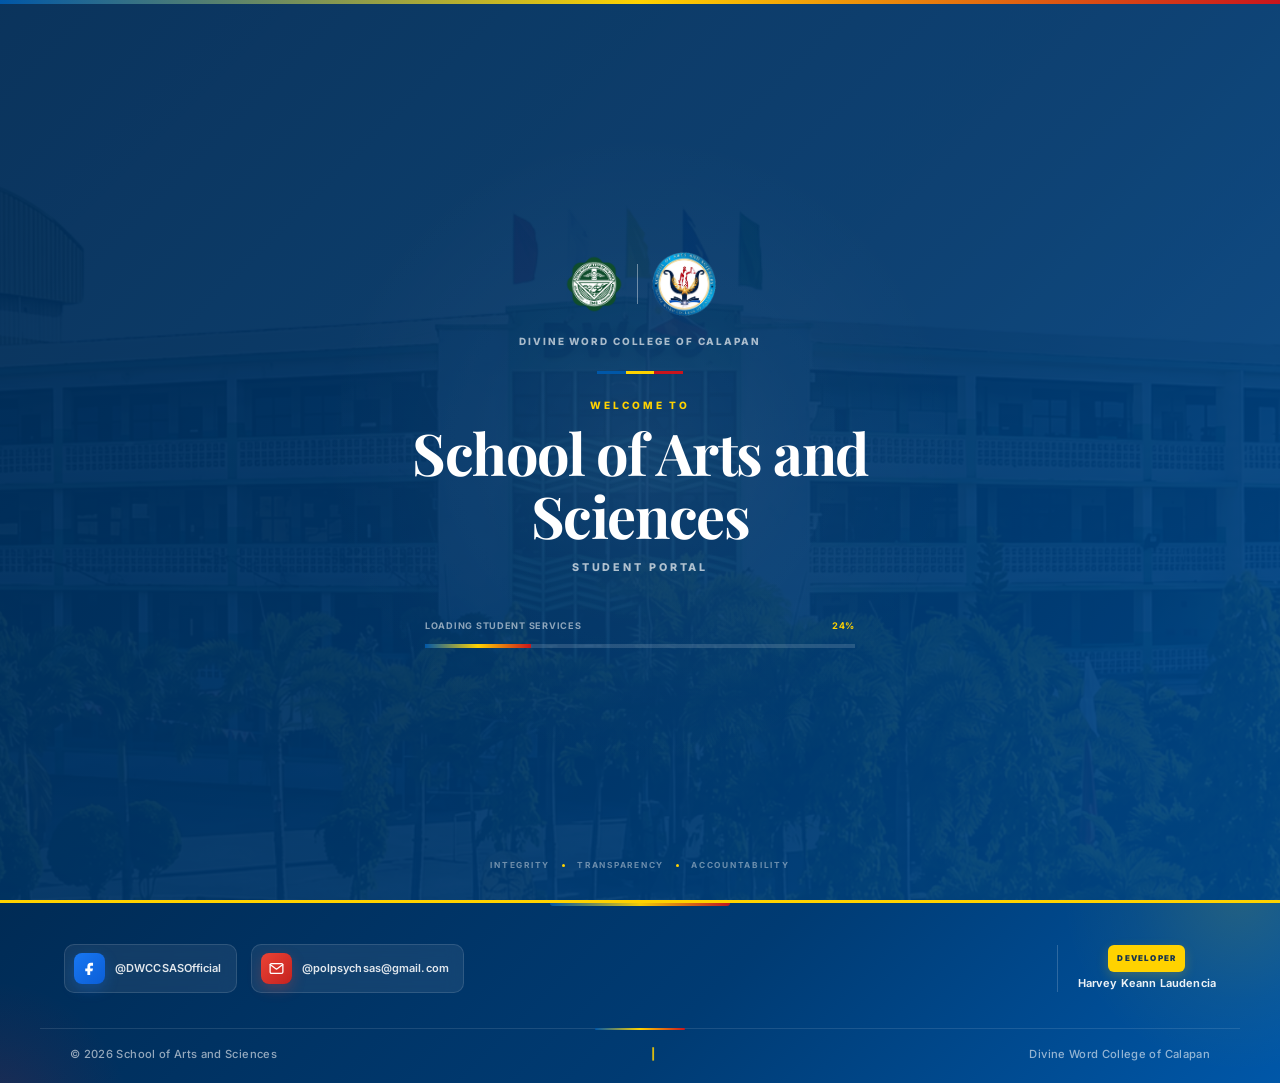
<file: index.html>
<!DOCTYPE html>
<html lang="en">
<head>
    <meta charset="UTF-8">
    <meta
        name="viewport"
        content="width=device-width, initial-scale=1.0"
    >

    <title>SAS Student Portal | School of Arts and Sciences - DWCC</title>

<link rel="icon" type="image/png" href="assets/sas-logo.png">

<!-- =====================================================
     SEARCH ENGINE OPTIMIZATION
===================================================== -->

<meta
    name="description"
    content="Official Student Portal of the School of Arts and Sciences of Divine Word College of Calapan. Access SAS announcements, student attendance, officer duty schedules, organizations, faculty information, school calendar, and other student resources."
>

<meta
    name="keywords"
    content="SAS Student Portal, DWCC SAS, DWCC SAS Student Portal, School of Arts and Sciences DWCC, Divine Word College of Calapan, SAS DWCC, DWCC Student Portal"
>

<meta
    name="author"
    content="School of Arts and Sciences - Divine Word College of Calapan"
>

<meta name="robots" content="index, follow">
<link rel="canonical" href="https://sasdwcc.vercel.app/">

<!-- =====================================================
     GOOGLE STRUCTURED DATA
===================================================== -->

<script type="application/ld+json">
{
    "@context": "https://schema.org",
    "@type": "WebSite",
    "name": "SAS Student Portal",
    "alternateName": "DWCC SAS Student Portal",
    "url": "https://sasdwcc.vercel.app/",
    "description": "Official Student Portal of the School of Arts and Sciences of Divine Word College of Calapan.",
    "publisher": {
        "@type": "EducationalOrganization",
        "name": "School of Arts and Sciences - Divine Word College of Calapan"
    }
}
</script>

    <!-- Google Fonts -->
    <link rel="preconnect" href="https://fonts.googleapis.com">
    <link rel="preconnect" href="https://fonts.gstatic.com" crossorigin>

    <link
        href="https://fonts.googleapis.com/css2?family=Inter:wght@400;500;600;700;800&family=Playfair+Display:wght@600;700&display=swap"
        rel="stylesheet"
    >

    <!-- Main CSS -->
    <link rel="stylesheet" href="style.css">
</head>

<body>

    <!-- =====================================================
         HEADER
    ====================================================== -->

    <header class="site-header" id="siteHeader">

        <div class="header-container">

            <!-- BRAND -->

            <a href="index.html" class="brand">

                <div class="brand-logos">

                    <img
                        src="assets/divine-logo.png"
                        alt="Divine Word College of Calapan"
                        class="divine-logo"
                    >

                    <span class="logo-divider"></span>

                    <img
                        src="assets/sas-logo.png"
                        alt="School of Arts and Sciences"
                        class="sas-logo"
                    >

                </div>

                <div class="brand-info">

                    <span class="brand-institution">
                        DIVINE WORD COLLEGE OF CALAPAN
                    </span>

                    <span class="brand-title">
                        SAS STUDENT PORTAL
                    </span>

                </div>

            </a>


            <!-- DESKTOP NAVIGATION -->

            <nav class="desktop-navigation">

                <a
                    href="index.html"
                    class="nav-item active"
                >
                    Home
                </a>

                <a
                    href="announcements.html"
                    class="nav-item"
                >
                    Announcements
                </a>

                <a
                    href="duty.html"
                    class="nav-item"
                >
                    Duty
                </a>

                <a
                    href="attendance.html"
                    class="nav-item"
                >
                    Attendance
                </a>

                <a
                    href="about.html"
                    class="nav-item"
                >
                    About
                </a>

            </nav>


            <!-- MOBILE BUTTON -->

            <button
                class="menu-button"
                id="menuButton"
                aria-label="Open navigation"
                aria-expanded="false"
            >

                <span></span>
                <span></span>
                <span></span>

            </button>

        </div>


        <!-- MOBILE NAVIGATION -->

        <nav
            class="mobile-navigation"
            id="mobileNavigation"
        >

            <a
                href="index.html"
                class="mobile-nav-item active"
            >
                Home
            </a>

            <a
                href="announcements.html"
                class="mobile-nav-item"
            >
                Announcements
            </a>

            <a
                href="duty.html"
                class="mobile-nav-item"
            >
                Duty
            </a>

            <a
                href="attendance.html"
                class="mobile-nav-item"
            >
                Attendance
            </a>

            <a
                href="about.html"
                class="mobile-nav-item"
            >
                About
            </a>

        </nav>

    </header>



    <!-- =====================================================
         MAIN
    ====================================================== -->

    <main>

        <!-- =================================================
             HERO
        ================================================== -->

        <section class="hero">

            <div class="hero-overlay"></div>

            <div class="hero-pattern"></div>


            <div class="hero-content">

                <div class="hero-kicker">

                    <span class="kicker-line"></span>

                    <span>
                        DIVINE WORD COLLEGE OF CALAPAN
                    </span>

                </div>


                <h1 class="hero-title">

                    School of
                    <span>Arts and Sciences</span>

                </h1>


                <div class="hero-rule">

                    <span class="rule-blue"></span>
                    <span class="rule-yellow"></span>
                    <span class="rule-red"></span>

                </div>


                <p class="hero-description">

                    Welcome to the official student portal of the
                    School of Arts and Sciences — a digital space
                    for information, student services, and academic
                    community engagement.

                </p>


                <div class="hero-meta">

                    <span>
                        INTEGRITY
                    </span>

                    <span class="meta-dot">•</span>

                    <span>
                        TRANSPARENCY
                    </span>

                    <span class="meta-dot">•</span>

                    <span>
                        ACCOUNTABILITY
                    </span>

                </div>

            </div>


            <!-- HERO BOTTOM -->

            <div class="hero-bottom">

                <div class="hero-bottom-line"></div>

                <span>
                    SCHOOL OF ARTS AND SCIENCES
                </span>

                <div class="hero-bottom-line"></div>

            </div>

        </section>

    </main>



    <!-- =====================================================
         FOOTER
    ====================================================== -->

    <footer class="site-footer">

        <div class="footer-container">


            <!-- SOCIAL / CONTACT -->

            <div class="footer-contact">


                <!-- FACEBOOK -->

                <a
                    href="https://www.facebook.com/DWCCSASOfficial"
                    target="_blank"
                    rel="noopener noreferrer"
                    class="contact-item"
                >

                    <span class="contact-icon facebook-icon">

                        <svg
                            viewBox="0 0 24 24"
                            aria-hidden="true"
                        >
                            <path
                                d="M14 8h3V4h-3c-3.3 0-5 1.9-5 5v3H6v4h3v5h4v-5h3l1-4h-4V9c0-.7.3-1 1-1z"
                            />
                        </svg>

                    </span>

                    <span class="contact-text">
                        @DWCCSASOfficial
                    </span>

                </a>


                <!-- GMAIL -->

                <a
                    href="mailto:polpsychsas@gmail.com"
                    class="contact-item"
                >

                    <span class="contact-icon gmail-icon">

                        <svg
                            viewBox="0 0 24 24"
                            aria-hidden="true"
                        >

                            <path
                                d="M3 6.5
                                   L12 13
                                   L21 6.5"
                            />

                            <rect
                                x="3"
                                y="5"
                                width="18"
                                height="14"
                                rx="2"
                            />

                        </svg>

                    </span>

                    <span class="contact-text">
                        @polpsychsas@gmail.com
                    </span>

                </a>

            </div>


            <!-- DEVELOPER -->

            <div class="footer-developer">

                <span class="developer-label">
                    DEVELOPER
                </span>

                <span class="developer-name">
                    Harvey Keann Laudencia
                </span>

            </div>


        </div>


        <!-- FOOTER BOTTOM -->

        <div class="footer-bottom">

            <span>
                © 2026 School of Arts and Sciences
            </span>

            <span class="footer-separator">
                |
            </span>

            <span>
                Divine Word College of Calapan
            </span>

        </div>

    </footer>



    <!-- =====================================================
         JAVASCRIPT
    ====================================================== -->

    <script>

        const header =
            document.getElementById("siteHeader");

        const menuButton =
            document.getElementById("menuButton");

        const mobileNavigation =
            document.getElementById("mobileNavigation");


        /* ================================================
           HEADER SCROLL
        ================================================= */

        function updateHeader() {

            if (window.scrollY > 30) {

                header.classList.add("scrolled");

            } else {

                header.classList.remove("scrolled");

            }

        }

        window.addEventListener(
            "scroll",
            updateHeader
        );

        updateHeader();



        /* ================================================
           MOBILE MENU
        ================================================= */

        menuButton.addEventListener(
            "click",
            function () {

                const opened =
                    mobileNavigation.classList.toggle(
                        "open"
                    );

                menuButton.classList.toggle(
                    "open",
                    opened
                );

                menuButton.setAttribute(
                    "aria-expanded",
                    opened
                );

            }
        );



        /* ================================================
           CLOSE MOBILE MENU
        ================================================= */

        document
            .querySelectorAll(".mobile-nav-item")
            .forEach(function (item) {

                item.addEventListener(
                    "click",
                    function () {

                        mobileNavigation.classList.remove(
                            "open"
                        );

                        menuButton.classList.remove(
                            "open"
                        );

                        menuButton.setAttribute(
                            "aria-expanded",
                            "false"
                        );

                    }
                );

            });

    </script>


</body>

<!-- =========================================================
     SAS PORTAL LOADING SCREEN
========================================================= -->
<div id="portalLoader" class="portal-loader">

    <div class="loader-accent-top"></div>

    <div class="loader-center">

        <div class="loader-brand">
            <img
                src="assets/divine-logo.png"
                alt="Divine Word College of Calapan"
                class="loader-divine-logo"
            >

            <div class="loader-logo-divider"></div>

            <img
                src="assets/sas-logo.png"
                alt="School of Arts and Sciences"
                class="loader-sas-logo"
            >
        </div>

        <div class="loader-institution">
            DIVINE WORD COLLEGE OF CALAPAN
        </div>

        <div class="loader-rule">
            <span class="rule-blue"></span>
            <span class="rule-yellow"></span>
            <span class="rule-red"></span>
        </div>

        <div class="loader-welcome">
            WELCOME TO
        </div>

        <h1 class="loader-title">
            School of Arts and Sciences
        </h1>

        <div class="loader-portal">
            STUDENT PORTAL
        </div>

        <div class="loader-loading-area">

            <div class="loader-loading-top">
                <span id="loaderStatus">
                    Initializing portal
                </span>

                <span id="loaderPercent">
                    0%
                </span>
            </div>

            <div class="loader-progress-track">
                <div
                    id="loaderProgress"
                    class="loader-progress-bar">
                </div>
            </div>

        </div>

    </div>

    <div class="loader-footer">
        <span>INTEGRITY</span>
        <i></i>
        <span>TRANSPARENCY</span>
        <i></i>
        <span>ACCOUNTABILITY</span>
    </div>

</div>

<script>
/* =========================================================
   SAS PORTAL LOADER
   RANDOM 4–7 SECOND DURATION
========================================================= */

(function () {

    "use strict";

    const loader =
        document.getElementById("portalLoader");

    const progress =
        document.getElementById("loaderProgress");

    const percent =
        document.getElementById("loaderPercent");

    const status =
        document.getElementById("loaderStatus");

    if (!loader || !progress || !percent) {
        return;
    }


    /* -----------------------------------------------
       RANDOM DURATION
       4000ms – 7000ms
    ------------------------------------------------ */

    const duration =
        Math.floor(
            Math.random() * 3001
        ) + 4000;


    const startTime =
        Date.now();


    /* -----------------------------------------------
       STATUS MESSAGES
    ------------------------------------------------ */

    const messages = [
        "Initializing portal",
        "Loading student services",
        "Preparing SAS resources",
        "Securing portal connection",
        "Finalizing portal"
    ];


    let messageIndex = 0;


    const messageTimer =
        setInterval(function () {

            messageIndex++;

            if (
                messageIndex <
                messages.length
            ) {
                status.textContent =
                    messages[messageIndex];
            }

        }, duration / messages.length);


    /* -----------------------------------------------
       LIGHTWEIGHT PROGRESS TIMER

       Uses setInterval instead of
       requestAnimationFrame.
    ------------------------------------------------ */

    const progressTimer =
        setInterval(function () {

            const elapsed =
                Date.now() - startTime;

            let value =
                (elapsed / duration) * 100;


            value =
                Math.min(
                    value,
                    100
                );


            progress.style.width =
                value.toFixed(1) + "%";


            percent.textContent =
                Math.floor(value) + "%";


            if (value >= 100) {

                clearInterval(progressTimer);
                clearInterval(messageTimer);

                status.textContent =
                    "Welcome to SAS Student Portal";

                percent.textContent =
                    "100%";


                /* -----------------------------------
                   SMALL PAUSE BEFORE EXIT
                ----------------------------------- */

                setTimeout(function () {

                    loader.classList.add(
                        "loader-hidden"
                    );


                    /* Remove from DOM completely */
                    setTimeout(function () {

                        if (loader.parentNode) {
                            loader.parentNode.removeChild(
                                loader
                            );
                        }

                    }, 700);

                }, 350);

            }

        }, 50);

})();
</script>

</html>
</file>
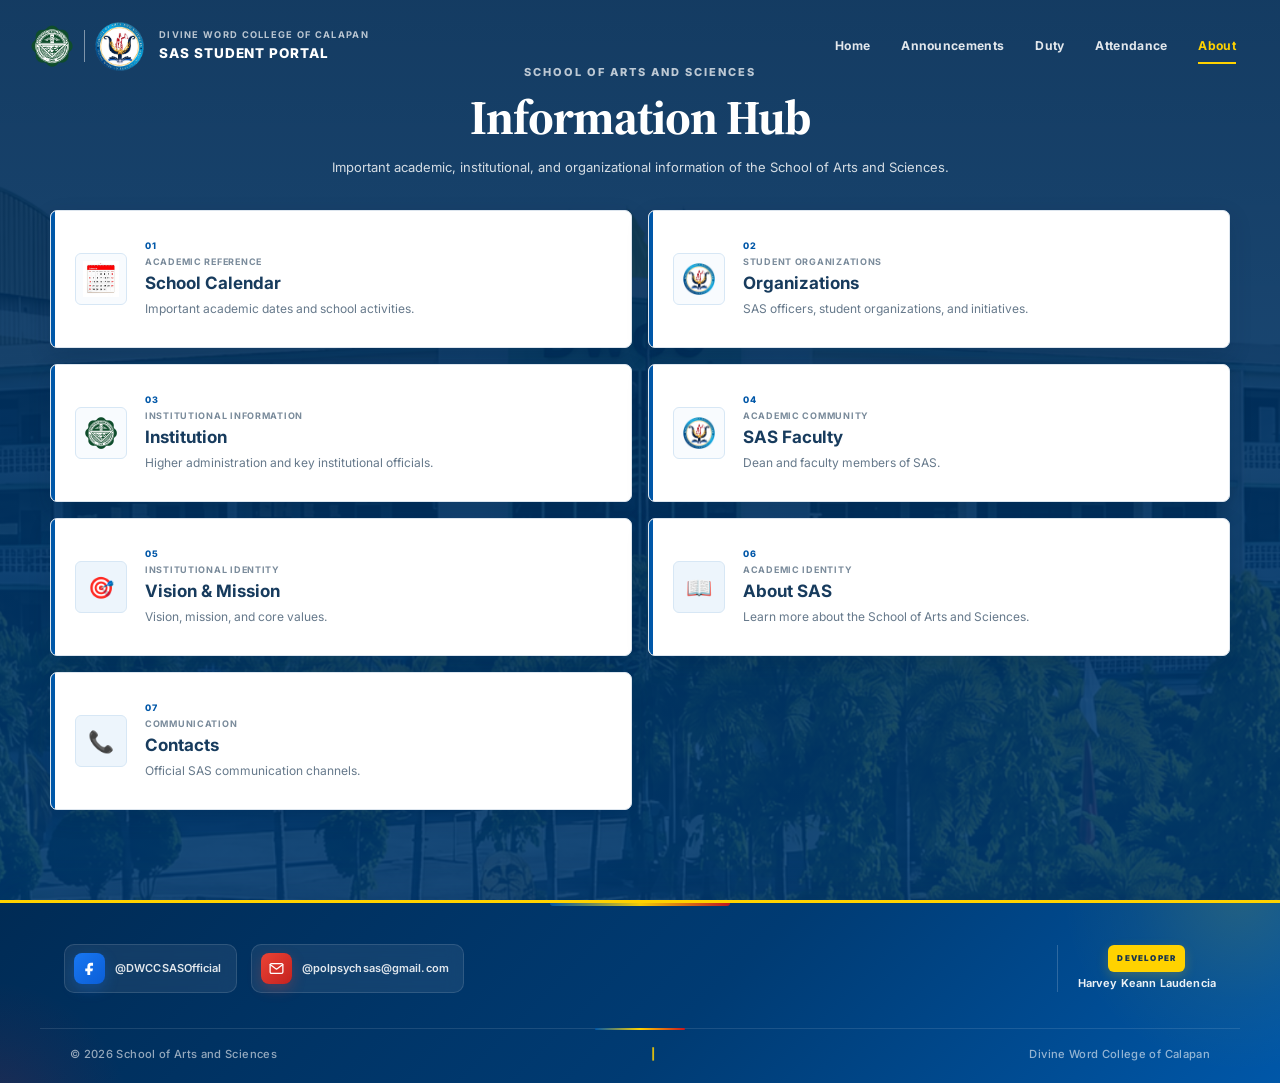
<file: about.html>
<!DOCTYPE html>
<html lang="en">

<head>

    <meta charset="UTF-8">

    <meta
        name="viewport"
        content="width=device-width, initial-scale=1.0"
    >

    <title>About | SAS Student Portal</title>

    <link
        rel="icon"
        type="image/png"
        href="assets/sas-logo.png"
    >

    <link
        rel="stylesheet"
        href="style.css"
    >

    <link
        rel="preconnect"
        href="https://fonts.googleapis.com"
    >

    <link
        rel="preconnect"
        href="https://fonts.googleapis.com"
        crossorigin
    >

    <link
        href="https://fonts.googleapis.com/css2?family=Inter:wght@400;500;600;700;800&family=Source+Serif+4:wght@600;700&display=swap"
        rel="stylesheet"
    >


    <style>

        /* =========================================================
           ABOUT PAGE
        ========================================================= */

        .about-page {

            min-height: 100vh;

            position: relative;

            background:
                linear-gradient(
                    rgba(0, 43, 85, .92),
                    rgba(0, 59, 115, .88)
                ),
                url("assets/background.png");

            background-size: cover;

            background-position: center;

            background-attachment: fixed;

            color: #173b5d;

            font-family:
                "Inter",
                "Segoe UI",
                Arial,
                sans-serif;

            overflow: hidden;
        }


        .about-page *,
        .about-page *::before,
        .about-page *::after {

            box-sizing: border-box;

        }


        /* =========================================================
           CONTAINER
        ========================================================= */

        .about-container {

            width: min(
                1180px,
                calc(100% - 40px)
            );

            margin: 0 auto;

            padding: 64px 0 85px;

        }


        /* =========================================================
           PAGE TITLE
        ========================================================= */

        .about-heading {

            margin-bottom: 32px;

            text-align: center;

            color: white;

        }


        .about-kicker {

            display: block;

            margin-bottom: 8px;

            font-size: 11px;

            font-weight: 800;

            letter-spacing: .18em;

            text-transform: uppercase;

            color: rgba(255,255,255,.72);

        }


        .about-heading h1 {

            margin: 0;

            font-family:
                "Source Serif 4",
                Georgia,
                serif;

            font-size:
                clamp(
                    34px,
                    5vw,
                    48px
                );

            font-weight: 700;

            line-height: 1.15;

            letter-spacing: -.02em;

            color: #fff;

        }


        .about-heading p {

            width: min(
                650px,
                100%
            );

            margin: 12px auto 0;

            font-size: 13px;

            line-height: 1.65;

            color: rgba(255,255,255,.82);

        }


        /* =========================================================
           INFORMATION BOX GRID
        ========================================================= */

        .information-grid {

            display: grid;

            grid-template-columns:
                repeat(
                    2,
                    minmax(0, 1fr)
                );

            gap: 16px;

        }


        /* =========================================================
           INFORMATION BOX
        ========================================================= */

        .information-card {

            position: relative;

            display: flex;

            align-items: center;

            min-height: 138px;

            padding: 22px 24px;

            background: #fff;

            border: 1px solid #dce5ee;

            border-radius: 7px;

            box-shadow:
                0 8px 22px
                rgba(
                    0,
                    32,
                    64,
                    .16
                );

            cursor: pointer;

            overflow: hidden;

            transition:
                transform .2s ease,
                box-shadow .2s ease,
                border-color .2s ease;

        }


        .information-card::before {

            content: "";

            position: absolute;

            left: 0;

            top: 0;

            bottom: 0;

            width: 4px;

            background: #0057a8;

        }


        .information-card:hover {

            transform:
                translateY(-3px);

            border-color:
                #a9c7e2;

            box-shadow:
                0 13px 28px
                rgba(
                    0,
                    32,
                    64,
                    .21
                );

        }


        /* =========================================================
           BOX ICON
        ========================================================= */

        .information-icon {

            flex: 0 0 52px;

            width: 52px;

            height: 52px;

            display: flex;

            align-items: center;

            justify-content: center;

            margin-right: 18px;

            border-radius: 6px;

            background:
                #edf5fc;

            border:
                1px solid #d7e7f5;

            color:
                #0057a8;

            font-size: 21px;

            line-height: 1;

        }


        /* =========================================================
           INFORMATION LOGOS
        ========================================================= */

        .information-logo-icon {

            padding: 7px;

            background:
                #f8fbfe;

            border-color:
                #d7e7f5;

        }


        .information-logo-icon img {

            width: 100%;

            height: 100%;

            display: block;

            object-fit: contain;

        }


        .information-logo-icon img[src*="divine-logo"] {

            padding: 1px;

        }


        .information-logo-icon img[src*="sas-logo"] {

            padding: 2px;

        }


        /* =========================================================
           BOX CONTENT
        ========================================================= */

        .information-content {

            min-width: 0;

        }


        .information-number {

            display: block;

            margin-bottom: 4px;

            color:
                #0057a8;

            font-size: 9px;

            font-weight: 800;

            letter-spacing: .14em;

            line-height: 1.3;

        }


        .information-category {

            display: block;

            margin-bottom: 4px;

            color:
                #7a8b9b;

            font-size: 9px;

            font-weight: 700;

            letter-spacing: .08em;

            line-height: 1.3;

            text-transform: uppercase;

        }


        .information-title {

            margin: 0;

            color:
                #173b5d;

            font-size: 17px;

            font-weight: 700;

            line-height: 1.35;

            overflow-wrap: anywhere;

        }


        .information-description {

            margin: 5px 0 0;

            color:
                #66798b;

            font-size: 12px;

            font-weight: 400;

            line-height: 1.55;

            overflow-wrap: anywhere;

        }


        /* =========================================================
           MODAL
        ========================================================= */

        .modal-overlay {

            position: fixed;

            inset: 0;

            z-index: 9999;

            display: flex;

            align-items: center;

            justify-content: center;

            padding: 20px;

            background:
                rgba(
                    0,
                    27,
                    52,
                    .72
                );

            backdrop-filter:
                blur(6px);

            -webkit-backdrop-filter:
                blur(6px);

            opacity: 0;

            visibility: hidden;

            pointer-events: none;

            transition:
                opacity .2s ease,
                visibility .2s ease;

        }


        .modal-overlay.active {

            opacity: 1;

            visibility: visible;

            pointer-events: auto;

        }


        .about-modal {

            width: min(
                900px,
                100%
            );

            max-height:
                88vh;

            display: flex;

            flex-direction: column;

            background:
                #fff;

            border-radius: 8px;

            overflow: hidden;

            box-shadow:
                0 25px 70px
                rgba(
                    0,
                    18,
                    40,
                    .38
                );

            transform:
                translateY(12px);

            transition:
                transform .2s ease;

        }


        .modal-overlay.active
        .about-modal {

            transform:
                translateY(0);

        }


        /* =========================================================
           MODAL HEADER
        ========================================================= */

        .modal-header {

            display: flex;

            align-items: center;

            justify-content: space-between;

            gap: 18px;

            padding:
                18px 22px;

            background:
                #003b73;

            border-bottom:
                3px solid #ffd200;

        }


        .modal-header-text {

            min-width: 0;

        }


        .modal-kicker {

            display: block;

            margin-bottom: 4px;

            color:
                rgba(
                    255,
                    255,
                    255,
                    .62
                );

            font-size: 9px;

            font-weight: 800;

            letter-spacing: .13em;

            line-height: 1.3;

            text-transform: uppercase;

        }


        .modal-title {

            margin: 0;

            color: #fff;

            font-size:
                clamp(
                    19px,
                    3vw,
                    25px
                );

            font-weight: 700;

            line-height: 1.3;

            overflow-wrap: anywhere;

        }


        .modal-close {

            flex: 0 0 auto;

            width: 36px;

            height: 36px;

            display: flex;

            align-items: center;

            justify-content: center;

            border:
                1px solid
                rgba(
                    255,
                    255,
                    255,
                    .25
                );

            border-radius: 5px;

            background:
                rgba(
                    255,
                    255,
                    255,
                    .08
                );

            color: white;

            font-size: 21px;

            line-height: 1;

            cursor: pointer;

        }


        .modal-close:hover {

            background:
                rgba(
                    255,
                    255,
                    255,
                    .17
                );

        }


        /* =========================================================
           MODAL BODY
        ========================================================= */

        .modal-body {

            position: relative;

            min-height: 0;

            overflow-y: auto;

            padding: 25px;

            color:
                #40566b;

            font-size: 13px;

            line-height: 1.65;

        }


        /* =========================================================
           ORGANIZATION SELECTOR
        ========================================================= */

        .organization-list {

            display: grid;

            grid-template-columns:
                repeat(
                    3,
                    minmax(0, 1fr)
                );

            gap: 14px;

        }


        .organization-option {

            position: relative;

            min-width: 0;

            padding:
                20px 17px;

            text-align: left;

            border:
                1px solid #dce5ee;

            border-radius: 6px;

            background:
                #fff;

            color:
                #173b5d;

            cursor: pointer;

            box-shadow:
                0 4px 12px
                rgba(
                    0,
                    40,
                    80,
                    .06
                );

            transition:
                transform .18s ease,
                border-color .18s ease,
                box-shadow .18s ease;

        }


        .organization-option::before {

            content: "";

            display: block;

            width: 34px;

            height: 3px;

            margin-bottom: 15px;

            background:
                #0057a8;

        }


        .organization-option:hover {

            transform:
                translateY(-3px);

            border-color:
                #9dbedb;

            box-shadow:
                0 9px 20px
                rgba(
                    0,
                    40,
                    80,
                    .12
                );

        }


        .organization-option-title {

            display: block;

            margin-bottom: 6px;

            font-size: 14px;

            font-weight: 700;

            line-height: 1.4;

            overflow-wrap: anywhere;

        }


        .organization-option-description {

            display: block;

            color:
                #718096;

            font-size: 11px;

            line-height: 1.55;

        }


        /* =========================================================
           ORGANIZATION LOGO
        ========================================================= */

        .organization-logo {

            width: 56px;

            height: 56px;

            object-fit: contain;

            display: block;

            margin-bottom: 13px;

            padding: 5px;

            border:
                1px solid #dbe7f1;

            border-radius: 5px;

            background:
                #f8fbfe;

        }


        /* =========================================================
           PERSON GROUP
        ========================================================= */

        .person-group {

            margin-bottom: 27px;

        }


        .person-group:last-child {

            margin-bottom: 0;

        }


        .person-group-title {

            margin:
                0 0 11px;

            padding-bottom: 7px;

            border-bottom:
                1px solid #dfe7ee;

            color:
                #003b73;

            font-size: 11px;

            font-weight: 800;

            letter-spacing: .08em;

            line-height: 1.4;

            text-transform: uppercase;

        }


        .person-grid {

            display: grid;

            grid-template-columns:
                repeat(
                    2,
                    minmax(0, 1fr)
                );

            gap: 10px;

        }


        /* =========================================================
           PERSON CARD
        ========================================================= */

        .person-card {

            min-width: 0;

            display: flex;

            align-items: center;

            gap: 13px;

            padding: 11px;

            border:
                1px solid #e0e8ef;

            border-radius: 5px;

            background:
                #fff;

        }


        /* =========================================================
           STANDARD HALF-BODY PHOTO
        ========================================================= */

        .person-photo {

            flex:
                0 0 92px;

            width: 92px;

            height: 116px;

            display: block;

            object-fit: cover;

            object-position:
                center 20%;

            border:
                1px solid #d6e3ee;

            border-radius: 5px;

            background:
                #edf5fc;

        }


        .person-photo-placeholder {

            flex:
                0 0 92px;

            width: 92px;

            height: 116px;

            display: flex;

            align-items: center;

            justify-content: center;

            border:
                1px solid #d6e3ee;

            border-radius: 5px;

            background:
                #edf5fc;

            color:
                #0057a8;

            font-size: 22px;

        }


        .person-info {

            min-width: 0;

            flex: 1;

        }


        .person-name {

            margin: 0;

            color:
                #173b5d;

            font-size: 13px;

            font-weight: 700;

            line-height: 1.4;

            overflow-wrap: anywhere;

        }


        .person-position {

            margin: 4px 0 0;

            color:
                #728394;

            font-size: 10px;

            font-weight: 500;

            line-height: 1.45;

            overflow-wrap: anywhere;

        }


        /* =========================================================
           FEATURED DEAN
        ========================================================= */

        .featured-person {

            display: flex;

            align-items: center;

            gap: 17px;

            margin-bottom: 27px;

            padding: 17px;

            border:
                1px solid #cfdfed;

            border-left:
                4px solid #0057a8;

            border-radius: 5px;

            background:
                #f6faff;

        }


        .featured-person
        .person-photo,
        .featured-person
        .person-photo-placeholder {

            flex-basis: 105px;

            width: 105px;

            height: 132px;

            object-position:
                center 20%;

        }


        .featured-person
        .person-name {

            font-size: 18px;

        }


        .featured-person
        .person-position {

            color:
                #0057a8;

            font-size: 11px;

            font-weight: 700;

        }


        /* =========================================================
           STATEMENT BOXES
        ========================================================= */

        .statement-card {

            margin-bottom: 12px;

            padding: 18px;

            border:
                1px solid #dce5ee;

            border-radius: 5px;

            background:
                #f9fbfd;

        }


        .statement-label {

            display: block;

            margin-bottom: 7px;

            color:
                #0057a8;

            font-size: 10px;

            font-weight: 800;

            letter-spacing: .12em;

            line-height: 1.3;

            text-transform: uppercase;

        }


        .statement-text {

            margin: 0;

            color:
                #40566b;

            font-size: 13px;

            line-height: 1.75;

            overflow-wrap: anywhere;

        }


        /* =========================================================
           VALUES
        ========================================================= */

        .values-list {

            display: grid;

            grid-template-columns:
                repeat(
                    2,
                    minmax(0, 1fr)
                );

            gap: 9px;

            margin: 0;

            padding: 0;

            list-style: none;

        }


        .values-list li {

            padding:
                11px 13px;

            border:
                1px solid #dce7f1;

            border-left:
                3px solid #0057a8;

            border-radius: 4px;

            background:
                #fff;

            color:
                #26465f;

            font-size: 12px;

            font-weight: 600;

            line-height: 1.45;

        }


        /* =========================================================
           COMING SOON
        ========================================================= */

        .coming-soon {

            padding: 45px 25px;

            text-align: center;

            border:
                1px dashed #b9cbd9;

            border-radius: 6px;

            background:
                #f9fbfd;

        }


        .coming-soon-icon {

            margin-bottom: 10px;

            font-size: 29px;

        }


        .coming-soon h3 {

            margin:
                0 0 6px;

            color:
                #173b5d;

            font-size: 18px;

            font-weight: 700;

            line-height: 1.35;

        }


        .coming-soon p {

            max-width: 500px;

            margin: 0 auto;

            color:
                #718096;

            font-size: 12px;

            line-height: 1.65;

        }


        /* =========================================================
           CONTACTS
        ========================================================= */

        .contact-grid {

            display: grid;

            grid-template-columns:
                repeat(
                    2,
                    minmax(0, 1fr)
                );

            gap: 12px;

        }


        .contact-card {

            padding: 16px;

            border:
                1px solid #dce5ee;

            border-radius: 5px;

            background:
                #f9fbfd;

        }


        .contact-label {

            display: block;

            margin-bottom: 5px;

            color:
                #0057a8;

            font-size: 9px;

            font-weight: 800;

            letter-spacing: .10em;

            line-height: 1.3;

            text-transform: uppercase;

        }


        .contact-value {

            display: block;

            color:
                #173b5d;

            font-size: 13px;

            font-weight: 600;

            line-height: 1.5;

            overflow-wrap: anywhere;

            word-break: break-word;

        }


        /* =========================================================
           ABOUT TEXT
        ========================================================= */

        .about-text {

            color:
                #40566b;

            font-size: 13px;

            line-height: 1.8;

        }


        .about-text p {

            margin:
                0 0 15px;

        }


        .about-text p:last-child {

            margin-bottom: 0;

        }


        /* =========================================================
           CALENDAR
        ========================================================= */

  /* =========================================================
   MODERN ACADEMIC CALENDAR
========================================================= */

.calendar-wrapper {
    width: 100%;
    max-width: 100%;
    box-sizing: border-box;
}


/* =========================================================
   SEMESTER HEADER
========================================================= */

.calendar-semester-header {
    position: relative;
    width: 100%;
    box-sizing: border-box;

    margin-bottom: 22px;
    padding: 20px 24px;

    border: 1px solid #dce7f0;
    border-radius: 14px;

    background:
        linear-gradient(
            135deg,
            #ffffff 0%,
            #f7fbff 100%
        );

    box-shadow:
        0 8px 22px rgba(0, 59, 115, 0.06);

    overflow: hidden;
}

.calendar-semester-header::before {
    content: "";

    position: absolute;
    left: 0;
    top: 0;
    bottom: 0;

    width: 5px;

    background: #0057a8;
}

.calendar-semester-header::after {
    content: "";

    position: absolute;

    width: 100px;
    height: 100px;

    right: -45px;
    top: -45px;

    border: 1px solid #dce7f0;
    border-radius: 50%;

    opacity: 0.7;
}

.calendar-semester-kicker {
    position: relative;
    z-index: 1;

    margin-bottom: 5px;

    font-size: 9px;
    font-weight: 800;

    letter-spacing: 1.5px;

    color: #0057a8;
}

.calendar-semester-title {
    position: relative;
    z-index: 1;

    margin: 0;

    font-size: 25px;
    font-weight: 800;

    letter-spacing: -0.5px;

    color: #003b73;
}

.calendar-semester-note {
    position: relative;
    z-index: 1;

    margin: 6px 0 0;

    font-size: 11px;
    line-height: 1.5;

    color: #68788a;
}


/* =========================================================
   MONTH CONTAINER
========================================================= */

.calendar-months {
    display: grid;

    grid-template-columns:
        repeat(5, minmax(0, 1fr));

    gap: 12px;

    width: 100%;
    align-items: start;
}


/* =========================================================
   MONTH CARD
========================================================= */

.calendar-month {
    position: relative;

    width: 100%;
    min-width: 0;

    box-sizing: border-box;

    background: #ffffff;

    border: 1px solid #dce7f0;
    border-radius: 12px;

    overflow: hidden;

    cursor: pointer;

    box-shadow:
        0 5px 15px rgba(0, 59, 115, 0.05);

    transition:
        transform 0.25s ease,
        box-shadow 0.25s ease,
        border-color 0.25s ease;
}

.calendar-month:hover {
    transform: translateY(-2px);

    border-color: #b9cfe2;

    box-shadow:
        0 9px 22px rgba(0, 59, 115, 0.09);
}


/* =========================================================
   EXPANDED MONTH
========================================================= */

.calendar-month.expanded {
    grid-column: 1 / -1;

    cursor: default;

    transform: none;

    border-color: #b9cfe2;

    box-shadow:
        0 12px 30px rgba(0, 59, 115, 0.09);

    animation:
        calendarExpand 0.3s ease;
}

@keyframes calendarExpand {

    from {
        opacity: 0.75;
        transform: translateY(5px);
    }

    to {
        opacity: 1;
        transform: translateY(0);
    }

}


/* =========================================================
   MONTH HEADER
========================================================= */

.calendar-month-header {
    display: flex;

    align-items: center;
    justify-content: space-between;

    min-height: 48px;

    padding: 10px 12px;

    box-sizing: border-box;

    border-bottom: 1px solid #e5edf4;

    background:
        linear-gradient(
            135deg,
            #f8fbfe 0%,
            #ffffff 100%
        );

    transition:
        background 0.25s ease;
}

.calendar-month.expanded .calendar-month-header {
    padding: 14px 17px;

    min-height: 58px;

    border-bottom-color: #d8e4ee;
}

.calendar-month-header::before {
    content: "";

    width: 3px;
    height: 25px;

    margin-right: 8px;

    flex-shrink: 0;

    border-radius: 3px;

    background: #0057a8;
}

.calendar-month.expanded .calendar-month-header::before {
    height: 30px;
}

.calendar-month-name {
    margin: 0;

    font-size: 12px;
    font-weight: 800;

    letter-spacing: 0.7px;

    color: #003b73;
}

.calendar-month.expanded .calendar-month-name {
    font-size: 16px;
}


/* =========================================================
   CLICK INDICATOR
========================================================= */

.calendar-month-header::after {
    content: "+";

    margin-left: auto;

    font-size: 17px;
    font-weight: 500;

    line-height: 1;

    color: #8a9aaa;

    transition:
        transform 0.25s ease,
        color 0.25s ease;
}

.calendar-month.expanded .calendar-month-header::after {
    content: "−";

    color: #0057a8;
}


/* =========================================================
   CALENDAR GRID
========================================================= */

.calendar-month-grid {
    display: grid;

    grid-template-columns:
        repeat(7, minmax(0, 1fr));

    width: 100%;

    box-sizing: border-box;
}


/* =========================================================
   WEEKDAY
========================================================= */

.calendar-weekday {
    display: flex;

    align-items: center;
    justify-content: center;

    min-height: 25px;

    padding: 3px;

    box-sizing: border-box;

    border-bottom: 1px solid #e5edf4;

    background: #f8fbfe;

    font-size: 7px;
    font-weight: 800;

    letter-spacing: 0.5px;

    color: #7b8b9b;
}

.calendar-month.expanded .calendar-weekday {
    min-height: 31px;

    font-size: 9px;
}


/* =========================================================
   DAY
========================================================= */

.calendar-day {
    position: relative;

    min-width: 0;

    min-height: 43px;

    padding: 5px;

    box-sizing: border-box;

    border-right: 1px solid #edf2f6;
    border-bottom: 1px solid #edf2f6;

    background: #ffffff;

    overflow: hidden;
}

.calendar-day:nth-child(7n) {
    border-right: none;
}

.calendar-month.expanded .calendar-day {
    min-height: 88px;

    padding: 8px;
}

.calendar-day-empty {
    background: #fbfcfd;
}

.calendar-day-number {
    display: block;

    margin-bottom: 2px;

    font-size: 9px;
    font-weight: 700;

    color: #536477;
}

.calendar-month.expanded .calendar-day-number {
    margin-bottom: 5px;

    font-size: 11px;
}


/* =========================================================
   WEEKEND
========================================================= */

.calendar-day:nth-child(7n + 1),
.calendar-day:nth-child(7n) {
    background: #fcfdfe;
}


/* =========================================================
   EVENTS
========================================================= */

.calendar-event {
    display: block;

    width: 100%;

    box-sizing: border-box;

    margin-top: 2px;
    padding: 3px 4px;

    border-left: 2px solid #0057a8;
    border-radius: 3px;

    background: #f2f7fb;

    font-size: 6.5px;
    font-weight: 600;

    line-height: 1.25;

    color: #405466;

    overflow: hidden;

    word-break: break-word;
}

/* =====================================================
   SCHOOL CALENDAR CATEGORY COLORS
===================================================== */

/* BLANK CATEGORY - WHITE */

.calendar-event.category-blank {
    background: #ffffff;
    border-left-color: #dce7f0;
    color: #405466;
}

.calendar-month:not(.expanded)
.calendar-event.category-blank {
    background: #ffffff;
    border: 1px solid #dce7f0;
}

/* DEPARTMENT - BLUE */

.calendar-event.category-department {
    background: #e8f2ff;
    border-left-color: #0057a8;
    color: #003b73;
}

/* PSYCHSOC - GREEN */

.calendar-event.category-psychsoc {
    background: #e7f7ec;
    border-left-color: #16803c;
    color: #11632e;
}

/* AIMING - YELLOW */

.calendar-event.category-aiming {
    background: #fff7d6;
    border-left-color: #d4a000;
    color: #806000;
}

/* MINI CALENDAR CATEGORY MARKERS */

.calendar-month:not(.expanded)
.calendar-event.category-department {
    background: #0057a8;
}

.calendar-month:not(.expanded)
.calendar-event.category-psychsoc {
    background: #16803c;
}

.calendar-month:not(.expanded)
.calendar-event.category-aiming {
    background: #d4a000;
}

.calendar-event.important {
    font-weight: 800;

    color: #003b73;
}

.calendar-month.expanded .calendar-event {
    margin-top: 3px;
    padding: 5px 6px;

    font-size: 9px;

    line-height: 1.35;
}


/* =========================================================
   MINI CALENDAR EVENT MARKER
========================================================= */

.calendar-month:not(.expanded) .calendar-event {
    display: block;

    height: 3px;

    padding: 0;
    margin-top: 3px;

    border-left: none;

    border-radius: 2px;

    background: #8fb1cf;

    font-size: 0;

    overflow: hidden;
}

/* =========================================================
   EVENTS WITHOUT SPECIFIED DATE
========================================================= */

.calendar-unspecified-events {
    grid-column: 1 / -1;

    padding: 8px 10px;

    border-top: 1px solid #e5edf4;

    background: #f8fbfe;
}

.calendar-unspecified-label {
    margin-bottom: 5px;

    font-size: 7px;
    font-weight: 800;

    letter-spacing: 0.6px;

    color: #7b8b9b;
}

.calendar-unspecified-event {
    padding: 5px 7px;

    border-left: 3px solid #0057a8;
    border-radius: 4px;

    background: #eef5fb;

    font-size: 8px;
    font-weight: 700;

    line-height: 1.35;

    color: #003b73;
}

/* =====================================================
   UNSPECIFIED DATE EVENT CATEGORY COLORS
===================================================== */

/* DEPARTMENT - BLUE */

.calendar-unspecified-event.category-department {
    background: #e8f2ff;
    border-left-color: #0057a8;
    color: #003b73;
}

/* PSYCHSOC - GREEN */

.calendar-unspecified-event.category-psychsoc {
    background: #e7f7ec;
    border-left-color: #16803c;
    color: #11632e;
}

/* AIMING - YELLOW */

.calendar-unspecified-event.category-aiming {
    background: #fff7d6;
    border-left-color: #d4a000;
    color: #806000;
}

/* BLANK CATEGORY - WHITE */

.calendar-unspecified-event.category-blank {
    background: #ffffff;
    border-left-color: #dce7f0;
    color: #405466;
}

/* COLLAPSED MONTH CATEGORY MARKERS */

.calendar-month:not(.expanded)
.calendar-unspecified-event.category-department {
    background: #0057a8;
}

.calendar-month:not(.expanded)
.calendar-unspecified-event.category-psychsoc {
    background: #16803c;
}

.calendar-month:not(.expanded)
.calendar-unspecified-event.category-aiming {
    background: #d4a000;
}

.calendar-month:not(.expanded)
.calendar-unspecified-event.category-blank {
    background: #ffffff;
    border: 1px solid #dce7f0;
}

/* MINI / COLLAPSED MONTH */

.calendar-month:not(.expanded)
.calendar-unspecified-events {
    padding: 5px 7px;
}

.calendar-month:not(.expanded)
.calendar-unspecified-label {
    display: none;
}

.calendar-month:not(.expanded)
.calendar-unspecified-event {
    height: 3px;

    padding: 0;

    border-left: none;
    border-radius: 2px;

    background: #8fb1cf;

    font-size: 0;
}


/* EXPANDED MONTH */

.calendar-month.expanded
.calendar-unspecified-events {
    padding: 10px 12px;
}

.calendar-month.expanded
.calendar-unspecified-label {
    font-size: 8px;
}

.calendar-month.expanded
.calendar-unspecified-event {
    padding: 7px 9px;

    font-size: 9px;
}

/* =========================================================
   SUMMARY
========================================================= */

.calendar-summary {
    margin-top: 20px;

    padding: 17px;

    border: 1px solid #dce7f0;
    border-radius: 12px;

    background: #ffffff;

    box-shadow:
        0 5px 16px rgba(0, 59, 115, 0.04);
}

.calendar-summary-title {
    margin: 0 0 12px;

    font-size: 14px;
    font-weight: 800;

    color: #003b73;
}

.calendar-summary-item {
    display: grid;

    grid-template-columns: 65px minmax(0, 1fr);

    gap: 10px;

    padding: 8px 0;

    border-bottom: 1px solid #edf2f6;
}

.calendar-summary-item:last-child {
    border-bottom: none;
}

.calendar-summary-date {
    font-size: 9px;
    font-weight: 800;

    letter-spacing: 0.5px;

    color: #0057a8;
}

.calendar-summary-event {
    font-size: 10px;
    line-height: 1.4;

    color: #536477;
}


/* =========================================================
   TABLET
========================================================= */

@media (max-width: 950px) {

    .calendar-months {
        grid-template-columns:
            repeat(3, minmax(0, 1fr));
    }

    .calendar-month.expanded {
        grid-column: 1 / -1;
    }

}

        /* =========================================================
           ERROR / LOADING
        ========================================================= */

        .hub-loading {

            padding: 35px;

            text-align: center;

            color:
                #718096;

            font-size: 12px;

        }


        .hub-error {

            padding: 18px;

            border:
                1px solid #efc8ca;

            border-radius: 5px;

            background:
                #fff8f8;

            color:
                #9f252b;

            font-size: 12px;

            line-height: 1.6;

        }


        /* =========================================================
           SAS OFFICER PRESENTATION
        ========================================================= */

        .sas-presentation-loader {

            position: relative;

            min-height: 390px;

            display: flex;

            align-items: center;

            justify-content: center;

            overflow: hidden;

            padding: 40px 20px;

            background:
                linear-gradient(
                    135deg,
                    #002b55 0%,
                    #0057a8 52%,
                    #003b73 100%
                );

            border-radius: 7px;

            box-shadow:
                0 15px 40px
                rgba(
                    0,
                    43,
                    85,
                    .20
                );

            isolation: isolate;

            animation:
                sasPresentationAppear
                .45s
                ease
                both;

        }


        .sas-presentation-loader::before {

            content: "";

            position: absolute;

            inset: -60%;

            background:
                linear-gradient(
                    90deg,
                    transparent 0%,
                    rgba(
                        255,
                        255,
                        255,
                        .06
                    ) 45%,
                    rgba(
                        255,
                        255,
                        255,
                        .12
                    ) 50%,
                    transparent 55%
                );

            transform:
                rotate(18deg);

            animation:
                sasPresentationSweep
                2.2s
                linear
                infinite;

            z-index: -1;

        }


        .sas-presentation-loader::after {

            content: "";

            position: absolute;

            width: 300px;

            height: 300px;

            border-radius: 50%;

            border:
                1px solid
                rgba(
                    255,
                    255,
                    255,
                    .10
                );

            box-shadow:
                0 0 0 28px
                rgba(
                    255,
                    210,
                    0,
                    .04
                ),
                0 0 0 56px
                rgba(
                    215,
                    25,
                    32,
                    .03
                );

            animation:
                sasPresentationPulse
                2s
                ease-in-out
                infinite;

            z-index: -1;

        }


        .sas-presentation-inner {

            position: relative;

            width:
                min(
                    500px,
                    100%
                );

            text-align: center;

            color: #fff;

            z-index: 2;

        }


        .sas-presentation-logo-wrap {

            position: relative;

            width: 98px;

            height: 98px;

            margin:
                0 auto 24px;

            display: flex;

            align-items: center;

            justify-content: center;

        }


        .sas-presentation-logo-ring {

            position: absolute;

            inset: 0;

            border-radius: 50%;

            border:
                3px solid transparent;

            border-top-color:
                #ffd200;

            border-right-color:
                #d71920;

            border-bottom-color:
                #fff;

            border-left-color:
                rgba(
                    255,
                    255,
                    255,
                    .25
                );

            animation:
                sasPresentationSpin
                1.35s
                linear
                infinite;

        }


        .sas-presentation-logo-ring::after {

            content: "";

            position: absolute;

            inset: 7px;

            border-radius: 50%;

            border:
                2px dashed
                rgba(
                    255,
                    210,
                    0,
                    .75
                );

            animation:
                sasPresentationSpinReverse
                2s
                linear
                infinite;

        }


        .sas-presentation-logo {

            width: 65px;

            height: 65px;

            object-fit: contain;

            background: #fff;

            border-radius: 50%;

            padding: 7px;

            box-shadow:
                0 0 0 5px
                rgba(
                    255,
                    255,
                    255,
                    .08
                ),
                0 8px 25px
                rgba(
                    0,
                    0,
                    0,
                    .20
                );

            animation:
                sasPresentationFloat
                2s
                ease-in-out
                infinite;

        }


        .sas-presentation-kicker {

            margin:
                0 0 8px;

            color:
                #ffd200;

            font-size: 10px;

            font-weight: 800;

            letter-spacing: .20em;

            text-transform: uppercase;

            animation:
                sasPresentationText
                .7s
                ease
                .15s
                both;

        }


        .sas-presentation-title {

            margin: 0;

            color: #fff;

            font-family:
                "Source Serif 4",
                Georgia,
                serif;

            font-size:
                clamp(
                    25px,
                    5vw,
                    38px
                );

            font-weight: 700;

            line-height: 1.15;

            letter-spacing: .01em;

            animation:
                sasPresentationText
                .7s
                ease
                .3s
                both;

        }


        .sas-presentation-year {

            margin:
                10px 0 0;

            color:
                rgba(
                    255,
                    255,
                    255,
                    .88
                );

            font-size: 12px;

            font-weight: 600;

            letter-spacing: .16em;

            text-transform: uppercase;

            animation:
                sasPresentationText
                .7s
                ease
                .45s
                both;

        }


        .sas-presentation-loading {

            width:
                min(
                    350px,
                    88%
                );

            margin:
                30px auto 0;

        }


        .sas-presentation-loading-label {

            display: flex;

            align-items: center;

            justify-content: space-between;

            margin-bottom: 8px;

            color:
                rgba(
                    255,
                    255,
                    255,
                    .70
                );

            font-size: 9px;

            font-weight: 700;

            letter-spacing: .10em;

            text-transform: uppercase;

        }


        .sas-presentation-percentage {

            color:
                #ffd200;

        }


        .sas-presentation-progress {

            width: 100%;

            height: 5px;

            overflow: hidden;

            border-radius: 999px;

            background:
                rgba(
                    255,
                    255,
                    255,
                    .17
                );

        }


        .sas-presentation-progress-bar {

            width: 0;

            height: 100%;

            border-radius: inherit;

            background:
                linear-gradient(
                    90deg,
                    #d71920 0%,
                    #ffd200 50%,
                    #fff 100%
                );

            box-shadow:
                0 0 13px
                rgba(
                    255,
                    210,
                    0,
                    .65
                );

        }


        .sas-presentation-dots {

            display: flex;

            justify-content: center;

            gap: 7px;

            margin-top: 19px;

        }


        .sas-presentation-dot {

            width: 6px;

            height: 6px;

            border-radius: 50%;

            background:
                rgba(
                    255,
                    255,
                    255,
                    .35
                );

            animation:
                sasPresentationDot
                1.2s
                ease-in-out
                infinite;

        }


        .sas-presentation-dot:nth-child(2) {

            background:
                #ffd200;

            animation-delay:
                .15s;

        }


        .sas-presentation-dot:nth-child(3) {

            background:
                #d71920;

            animation-delay:
                .30s;

        }


        .sas-presentation-dot:nth-child(4) {

            animation-delay:
                .45s;

        }


        .sas-officer-reveal {

            animation:
                sasOfficerReveal
                .8s
                cubic-bezier(
                    .22,
                    1,
                    .36,
                    1
                )
                both;

        }


        @keyframes sasPresentationAppear {

            from {

                opacity: 0;

                transform:
                    scale(.97);

            }

            to {

                opacity: 1;

                transform:
                    scale(1);

            }

        }


        @keyframes sasPresentationSweep {

            from {

                transform:
                    translateX(-35%)
                    rotate(18deg);

            }

            to {

                transform:
                    translateX(35%)
                    rotate(18deg);

            }

        }


        @keyframes sasPresentationPulse {

            0%,
            100% {

                transform:
                    scale(.94);

                opacity: .45;

            }

            50% {

                transform:
                    scale(1.05);

                opacity: 1;

            }

        }


        @keyframes sasPresentationSpin {

            to {

                transform:
                    rotate(360deg);

            }

        }


        @keyframes sasPresentationSpinReverse {

            to {

                transform:
                    rotate(-360deg);

            }

        }


        @keyframes sasPresentationFloat {

            0%,
            100% {

                transform:
                    translateY(0);

            }

            50% {

                transform:
                    translateY(-5px);

            }

        }


        @keyframes sasPresentationText {

            from {

                opacity: 0;

                transform:
                    translateY(10px);

            }

            to {

                opacity: 1;

                transform:
                    translateY(0);

            }

        }


        @keyframes sasPresentationDot {

            0%,
            100% {

                transform:
                    translateY(0);

                opacity: .35;

            }

            50% {

                transform:
                    translateY(-5px);

                opacity: 1;

            }

        }


        @keyframes sasOfficerReveal {

            from {

                opacity: 0;

                transform:
                    translateY(20px);

            }

            to {

                opacity: 1;

                transform:
                    translateY(0);

            }

        }

/* =========================================================
   FACULTY PRESENTATION
========================================================= */

.faculty-presentation-loader {
    position: relative;

    min-height: 390px;

    display: flex;
    align-items: center;
    justify-content: center;

    overflow: hidden;

    padding: 40px 20px;

    border-radius: 7px;

    background:
        linear-gradient(
            135deg,
            #002b55 0%,
            #0057a8 52%,
            #003b73 100%
        );

    box-shadow:
        0 15px 40px rgba(0,43,85,.20);

    isolation: isolate;

    animation:
        facultyPresentationAppear
        .45s ease both;
}


.faculty-presentation-loader::before {
    content: "";

    position: absolute;

    inset: -60%;

    background:
        linear-gradient(
            90deg,
            transparent 0%,
            rgba(255,255,255,.05) 45%,
            rgba(255,255,255,.13) 50%,
            transparent 55%
        );

    transform: rotate(18deg);

    animation:
        facultyPresentationSweep
        2.2s linear infinite;

    z-index: -1;
}


.faculty-presentation-loader::after {
    content: "";

    position: absolute;

    width: 300px;
    height: 300px;

    border-radius: 50%;

    border:
        1px solid rgba(255,255,255,.12);

    box-shadow:
        0 0 0 28px rgba(255,255,255,.035),
        0 0 0 56px rgba(255,255,255,.025);

    animation:
        facultyPresentationPulse
        2s ease-in-out infinite;

    z-index: -1;
}


.faculty-presentation-inner {
    position: relative;

    width: min(500px, 100%);

    text-align: center;

    color: #fff;

    z-index: 2;
}


/* =========================================================
   ICON
========================================================= */

.faculty-presentation-icon-wrap {
    position: relative;

    width: 98px;
    height: 98px;

    margin: 0 auto 24px;

    display: flex;
    align-items: center;
    justify-content: center;
}


.faculty-presentation-icon-ring {
    position: absolute;

    inset: 0;

    border-radius: 50%;

    border: 3px solid transparent;

    border-top-color: #ffd200;
    border-right-color: #0057a8;
    border-bottom-color: #fff;
    border-left-color: rgba(255,255,255,.25);

    animation:
        facultyPresentationSpin
        1.35s linear infinite;
}


.faculty-presentation-icon-ring::after {
    content: "";

    position: absolute;

    inset: 7px;

    border-radius: 50%;

    border:
        2px dashed #ffd200;

    opacity: .8;

    animation:
        facultyPresentationSpinReverse
        2s linear infinite;
}


.faculty-presentation-icon {
    width: 65px;
    height: 65px;

    display: flex;
    align-items: center;
    justify-content: center;

    background: #fff;

    border-radius: 50%;

    font-size: 30px;

    box-shadow:
        0 0 0 5px rgba(255,255,255,.08),
        0 8px 25px rgba(0,0,0,.20);

    animation:
        facultyPresentationFloat
        2s ease-in-out infinite;
}


/* =========================================================
   TEXT
========================================================= */

.faculty-presentation-kicker {
    margin: 0 0 8px;

    color: #ffd200;

    font-size: 10px;

    font-weight: 800;

    letter-spacing: .20em;

    text-transform: uppercase;

    animation:
        facultyPresentationText
        .7s ease .15s both;
}


.faculty-presentation-title {
    margin: 0;

    color: #fff;

    font-family:
        "Source Serif 4",
        Georgia,
        serif;

    font-size:
        clamp(25px, 5vw, 38px);

    font-weight: 700;

    line-height: 1.15;

    letter-spacing: .01em;

    animation:
        facultyPresentationText
        .7s ease .3s both;
}


.faculty-presentation-year {
    margin: 10px 0 0;

    color: rgba(255,255,255,.88);

    font-size: 12px;

    font-weight: 600;

    letter-spacing: .16em;

    text-transform: uppercase;

    animation:
        facultyPresentationText
        .7s ease .45s both;
}


/* =========================================================
   LOADING
========================================================= */

.faculty-presentation-loading {
    width: min(350px, 88%);

    margin: 30px auto 0;
}


.faculty-presentation-loading-label {
    display: flex;

    align-items: center;

    justify-content: space-between;

    margin-bottom: 8px;

    color: rgba(255,255,255,.70);

    font-size: 9px;

    font-weight: 700;

    letter-spacing: .10em;

    text-transform: uppercase;
}


.faculty-presentation-percentage {
    color: #ffd200;
}


.faculty-presentation-progress {
    width: 100%;

    height: 5px;

    overflow: hidden;

    border-radius: 999px;

    background:
        rgba(255,255,255,.17);
}


.faculty-presentation-progress-bar {
    width: 0;

    height: 100%;

    border-radius: inherit;

    background:
        linear-gradient(
            90deg,
            #0057a8,
            #ffd200,
            #fff
        );

    box-shadow:
        0 0 13px #ffd200;
}


.faculty-presentation-dots {
    display: flex;

    justify-content: center;

    gap: 7px;

    margin-top: 19px;
}


.faculty-presentation-dots span {
    width: 6px;
    height: 6px;

    border-radius: 50%;

    background:
        rgba(255,255,255,.35);

    animation:
        facultyPresentationDot
        1.2s ease-in-out infinite;
}


.faculty-presentation-dots span:nth-child(2) {
    background: #ffd200;

    animation-delay: .15s;
}


.faculty-presentation-dots span:nth-child(3) {
    background: #0057a8;

    animation-delay: .30s;
}


.faculty-presentation-dots span:nth-child(4) {
    animation-delay: .45s;
}


/* =========================================================
   FACULTY ANIMATIONS
========================================================= */

@keyframes facultyPresentationAppear {

    from {
        opacity: 0;
        transform: scale(.97);
    }

    to {
        opacity: 1;
        transform: scale(1);
    }

}


@keyframes facultyPresentationSweep {

    from {
        transform:
            translateX(-35%)
            rotate(18deg);
    }

    to {
        transform:
            translateX(35%)
            rotate(18deg);
    }

}


@keyframes facultyPresentationPulse {

    0%,
    100% {
        transform: scale(.94);
        opacity: .45;
    }

    50% {
        transform: scale(1.05);
        opacity: 1;
    }

}


@keyframes facultyPresentationSpin {

    to {
        transform: rotate(360deg);
    }

}


@keyframes facultyPresentationSpinReverse {

    to {
        transform: rotate(-360deg);
    }

}


@keyframes facultyPresentationFloat {

    0%,
    100% {
        transform: translateY(0);
    }

    50% {
        transform: translateY(-5px);
    }

}


@keyframes facultyPresentationText {

    from {
        opacity: 0;
        transform: translateY(10px);
    }

    to {
        opacity: 1;
        transform: translateY(0);
    }

}


@keyframes facultyPresentationDot {

    0%,
    100% {
        transform: translateY(0);
        opacity: .35;
    }

    50% {
        transform: translateY(-5px);
        opacity: 1;
    }

}


/* =========================================================
   FACULTY MOBILE
========================================================= */

@media (max-width: 560px) {

    .faculty-presentation-loader {
        min-height: 350px;

        padding: 35px 15px;
    }


    .faculty-presentation-icon-wrap {
        width: 86px;
        height: 86px;
    }


    .faculty-presentation-icon {
        width: 58px;
        height: 58px;

        font-size: 26px;
    }

}

        /* =========================================================
   INSTITUTION PRESENTATION
========================================================= */

.institution-presentation-loader {
    position: relative;
    min-height: 390px;
    display: flex;
    align-items: center;
    justify-content: center;
    overflow: hidden;
    padding: 40px 20px;
    border-radius: 7px;

    background:
        linear-gradient(
            135deg,
            #002b55 0%,
            #0057a8 52%,
            #003b73 100%
        );

    box-shadow:
        0 15px 40px rgba(0,43,85,.20);

    isolation: isolate;

    animation:
        institutionPresentationAppear
        .45s ease both;
}


.institution-presentation-loader::before {
    content: "";

    position: absolute;

    inset: -60%;

    background:
        linear-gradient(
            90deg,
            transparent 0%,
            rgba(255,255,255,.05) 45%,
            rgba(255,255,255,.13) 50%,
            transparent 55%
        );

    transform: rotate(18deg);

    animation:
        institutionPresentationSweep
        2.2s linear infinite;

    z-index: -1;
}


.institution-presentation-loader::after {
    content: "";

    position: absolute;

    width: 300px;
    height: 300px;

    border-radius: 50%;

    border:
        1px solid rgba(255,255,255,.12);

    box-shadow:
        0 0 0 28px rgba(255,255,255,.035),
        0 0 0 56px rgba(255,255,255,.025);

    animation:
        institutionPresentationPulse
        2s ease-in-out infinite;

    z-index: -1;
}


.institution-presentation-inner {
    position: relative;

    width: min(500px, 100%);

    text-align: center;

    color: #fff;

    z-index: 2;
}


.institution-presentation-logo-wrap {
    position: relative;

    width: 98px;
    height: 98px;

    margin: 0 auto 24px;

    display: flex;
    align-items: center;
    justify-content: center;
}


.institution-presentation-logo-ring {
    position: absolute;

    inset: 0;

    border-radius: 50%;

    border: 3px solid transparent;

    border-top-color: #ffd200;
    border-right-color: #0057a8;
    border-bottom-color: #fff;
    border-left-color: rgba(255,255,255,.25);

    animation:
        institutionPresentationSpin
        1.35s linear infinite;
}


.institution-presentation-logo-ring::after {
    content: "";

    position: absolute;

    inset: 7px;

    border-radius: 50%;

    border:
        2px dashed #ffd200;

    opacity: .8;

    animation:
        institutionPresentationSpinReverse
        2s linear infinite;
}


.institution-presentation-logo {
    width: 65px;
    height: 65px;

    object-fit: contain;

    background: #fff;

    border-radius: 50%;

    padding: 7px;

    box-shadow:
        0 0 0 5px rgba(255,255,255,.08),
        0 8px 25px rgba(0,0,0,.20);

    animation:
        institutionPresentationFloat
        2s ease-in-out infinite;
}


.institution-presentation-kicker {
    margin: 0 0 8px;

    color: #ffd200;

    font-size: 10px;

    font-weight: 800;

    letter-spacing: .20em;

    text-transform: uppercase;

    animation:
        institutionPresentationText
        .7s ease .15s both;
}


.institution-presentation-title {
    margin: 0;

    color: #fff;

    font-family:
        "Source Serif 4",
        Georgia,
        serif;

    font-size:
        clamp(25px, 5vw, 38px);

    font-weight: 700;

    line-height: 1.15;

    letter-spacing: .01em;

    animation:
        institutionPresentationText
        .7s ease .3s both;
}


.institution-presentation-year {
    margin: 10px 0 0;

    color: rgba(255,255,255,.88);

    font-size: 12px;

    font-weight: 600;

    letter-spacing: .16em;

    text-transform: uppercase;

    animation:
        institutionPresentationText
        .7s ease .45s both;
}


.institution-presentation-loading {
    width: min(350px, 88%);

    margin: 30px auto 0;
}


.institution-presentation-loading-label {
    display: flex;

    align-items: center;

    justify-content: space-between;

    margin-bottom: 8px;

    color: rgba(255,255,255,.70);

    font-size: 9px;

    font-weight: 700;

    letter-spacing: .10em;

    text-transform: uppercase;
}


.institution-presentation-percentage {
    color: #ffd200;
}


.institution-presentation-progress {
    width: 100%;

    height: 5px;

    overflow: hidden;

    border-radius: 999px;

    background:
        rgba(255,255,255,.17);
}


.institution-presentation-progress-bar {
    width: 0;

    height: 100%;

    border-radius: inherit;

    background:
        linear-gradient(
            90deg,
            #0057a8,
            #ffd200,
            #fff
        );

    box-shadow:
        0 0 13px #ffd200;
}


.institution-presentation-dots {
    display: flex;

    justify-content: center;

    gap: 7px;

    margin-top: 19px;
}


.institution-presentation-dots span {
    width: 6px;
    height: 6px;

    border-radius: 50%;

    background:
        rgba(255,255,255,.35);

    animation:
        institutionPresentationDot
        1.2s ease-in-out infinite;
}


.institution-presentation-dots span:nth-child(2) {
    background: #ffd200;

    animation-delay: .15s;
}


.institution-presentation-dots span:nth-child(3) {
    background: #0057a8;

    animation-delay: .30s;
}


.institution-presentation-dots span:nth-child(4) {
    animation-delay: .45s;
}


/* =========================================================
   INSTITUTION ANIMATIONS
========================================================= */

@keyframes institutionPresentationAppear {

    from {
        opacity: 0;
        transform: scale(.97);
    }

    to {
        opacity: 1;
        transform: scale(1);
    }

}


@keyframes institutionPresentationSweep {

    from {
        transform:
            translateX(-35%)
            rotate(18deg);
    }

    to {
        transform:
            translateX(35%)
            rotate(18deg);
    }

}


@keyframes institutionPresentationPulse {

    0%,
    100% {
        transform: scale(.94);
        opacity: .45;
    }

    50% {
        transform: scale(1.05);
        opacity: 1;
    }

}


@keyframes institutionPresentationSpin {

    to {
        transform: rotate(360deg);
    }

}


@keyframes institutionPresentationSpinReverse {

    to {
        transform: rotate(-360deg);
    }

}


@keyframes institutionPresentationFloat {

    0%,
    100% {
        transform: translateY(0);
    }

    50% {
        transform: translateY(-5px);
    }

}


@keyframes institutionPresentationText {

    from {
        opacity: 0;
        transform: translateY(10px);
    }

    to {
        opacity: 1;
        transform: translateY(0);
    }

}


@keyframes institutionPresentationDot {

    0%,
    100% {
        transform: translateY(0);
        opacity: .35;
    }

    50% {
        transform: translateY(-5px);
        opacity: 1;
    }

}


/* =========================================================
   INSTITUTION MOBILE
========================================================= */

@media (max-width: 560px) {

    .institution-presentation-loader {
        min-height: 350px;
        padding: 35px 15px;
    }


    .institution-presentation-logo-wrap {
        width: 86px;
        height: 86px;
    }


    .institution-presentation-logo {
        width: 58px;
        height: 58px;
    }

}

                /* =========================================================
           PSYCHOLOGY SOCIETY PRESENTATION
        ========================================================= */

        .psych-presentation-loader {

            position: relative;

            min-height: 390px;

            display: flex;

            align-items: center;

            justify-content: center;

            overflow: hidden;

            padding: 40px 20px;

            background:
                linear-gradient(
                    135deg,
                    #32105c 0%,
                    #6b21a8 52%,
                    #3b0764 100%
                );

            border-radius: 7px;

            box-shadow:
                0 15px 40px
                rgba(50, 16, 92, .20);

            isolation: isolate;

            animation:
                psychPresentationAppear
                .45s
                ease
                both;

        }


        .psych-presentation-loader::before {

            content: "";

            position: absolute;

            inset: -60%;

            background:
                linear-gradient(
                    90deg,
                    transparent 0%,
                    rgba(255,255,255,.05) 45%,
                    rgba(255,255,255,.12) 50%,
                    transparent 55%
                );

            transform:
                rotate(18deg);

            animation:
                psychPresentationSweep
                2.2s
                linear
                infinite;

            z-index: -1;

        }


        .psych-presentation-loader::after {

            content: "";

            position: absolute;

            width: 300px;

            height: 300px;

            border-radius: 50%;

            border:
                1px solid
                rgba(255,255,255,.10);

            box-shadow:
                0 0 0 28px
                rgba(196,181,253,.04),

                0 0 0 56px
                rgba(168,85,247,.04);

            animation:
                psychPresentationPulse
                2s
                ease-in-out
                infinite;

            z-index: -1;

        }


        .psych-presentation-inner {

            position: relative;

            width:
                min(500px, 100%);

            text-align: center;

            color: #fff;

            z-index: 2;

        }


        .psych-presentation-logo-wrap {

            position: relative;

            width: 98px;

            height: 98px;

            margin:
                0 auto 24px;

            display: flex;

            align-items: center;

            justify-content: center;

        }


        .psych-presentation-logo-ring {

            position: absolute;

            inset: 0;

            border-radius: 50%;

            border:
                3px solid transparent;

            border-top-color:
                #c4b5fd;

            border-right-color:
                #a855f7;

            border-bottom-color:
                #fff;

            border-left-color:
                rgba(255,255,255,.25);

            animation:
                psychPresentationSpin
                1.35s
                linear
                infinite;

        }


        .psych-presentation-logo-ring::after {

            content: "";

            position: absolute;

            inset: 7px;

            border-radius: 50%;

            border:
                2px dashed
                #c4b5fd;

            opacity: .8;

            animation:
                psychPresentationSpinReverse
                2s
                linear
                infinite;

        }


        .psych-presentation-logo {

            width: 65px;

            height: 65px;

            object-fit: contain;

            background: #fff;

            border-radius: 50%;

            padding: 7px;

            box-shadow:
                0 0 0 5px
                rgba(255,255,255,.08),

                0 8px 25px
                rgba(0,0,0,.20);

            animation:
                psychPresentationFloat
                2s
                ease-in-out
                infinite;

        }


        .psych-presentation-kicker {

            margin:
                0 0 8px;

            color:
                #c4b5fd;

            font-size: 10px;

            font-weight: 800;

            letter-spacing: .20em;

            text-transform: uppercase;

            animation:
                psychPresentationText
                .7s
                ease
                .15s
                both;

        }


        .psych-presentation-title {

            margin: 0;

            color: #fff;

            font-family:
                "Source Serif 4",
                Georgia,
                serif;

            font-size:
                clamp(
                    25px,
                    5vw,
                    38px
                );

            font-weight: 700;

            line-height: 1.15;

            letter-spacing: .01em;

            animation:
                psychPresentationText
                .7s
                ease
                .3s
                both;

        }


        .psych-presentation-year {

            margin:
                10px 0 0;

            color:
                rgba(255,255,255,.88);

            font-size: 12px;

            font-weight: 600;

            letter-spacing: .16em;

            text-transform: uppercase;

            animation:
                psychPresentationText
                .7s
                ease
                .45s
                both;

        }


        .psych-presentation-loading {

            width:
                min(350px, 88%);

            margin:
                30px auto 0;

        }


        .psych-presentation-loading-label {

            display: flex;

            align-items: center;

            justify-content: space-between;

            margin-bottom: 8px;

            color:
                rgba(255,255,255,.70);

            font-size: 9px;

            font-weight: 700;

            letter-spacing: .10em;

            text-transform: uppercase;

        }


        .psych-presentation-percentage {

            color:
                #c4b5fd;

        }


        .psych-presentation-progress {

            width: 100%;

            height: 5px;

            overflow: hidden;

            border-radius: 999px;

            background:
                rgba(255,255,255,.17);

        }


        .psych-presentation-progress-bar {

            width: 0;

            height: 100%;

            border-radius: inherit;

            background:
                linear-gradient(
                    90deg,
                    #7e22ce,
                    #c4b5fd,
                    #fff
                );

            box-shadow:
                0 0 13px
                rgba(196,181,253,.75);

        }


        .psych-presentation-dots {

            display: flex;

            justify-content: center;

            gap: 7px;

            margin-top: 19px;

        }


        .psych-presentation-dots span {

            width: 6px;

            height: 6px;

            border-radius: 50%;

            background:
                rgba(255,255,255,.35);

            animation:
                psychPresentationDot
                1.2s
                ease-in-out
                infinite;

        }


        .psych-presentation-dots span:nth-child(2) {

            background:
                #c4b5fd;

            animation-delay:
                .15s;

        }


        .psych-presentation-dots span:nth-child(3) {

            background:
                #a855f7;

            animation-delay:
                .30s;

        }


        .psych-presentation-dots span:nth-child(4) {

            animation-delay:
                .45s;

        }


        @keyframes psychPresentationAppear {

            from {

                opacity: 0;

                transform:
                    scale(.97);

            }

            to {

                opacity: 1;

                transform:
                    scale(1);

            }

        }


        @keyframes psychPresentationSweep {

            from {

                transform:
                    translateX(-35%)
                    rotate(18deg);

            }

            to {

                transform:
                    translateX(35%)
                    rotate(18deg);

            }

        }


        @keyframes psychPresentationPulse {

            0%,
            100% {

                transform:
                    scale(.94);

                opacity: .45;

            }

            50% {

                transform:
                    scale(1.05);

                opacity: 1;

            }

        }


        @keyframes psychPresentationSpin {

            to {

                transform:
                    rotate(360deg);

            }

        }


        @keyframes psychPresentationSpinReverse {

            to {

                transform:
                    rotate(-360deg);

            }

        }


        @keyframes psychPresentationFloat {

            0%,
            100% {

                transform:
                    translateY(0);

            }

            50% {

                transform:
                    translateY(-5px);

            }

        }


        @keyframes psychPresentationText {

            from {

                opacity: 0;

                transform:
                    translateY(10px);

            }

            to {

                opacity: 1;

                transform:
                    translateY(0);

            }

        }


        @keyframes psychPresentationDot {

            0%,
            100% {

                transform:
                    translateY(0);

                opacity: .35;

            }

            50% {

                transform:
                    translateY(-5px);

                opacity: 1;

            }

        }


        /* PSYCHOLOGY PRESENTATION MOBILE */

        @media (max-width: 560px) {

            .psych-presentation-loader {

                min-height: 350px;

                padding:
                    35px 15px;

            }


            .psych-presentation-logo-wrap {

                width: 86px;

                height: 86px;

            }


            .psych-presentation-logo {

                width: 58px;

                height: 58px;

            }

        }


        /* =========================================================
           RESPONSIVE
        ========================================================= */

        @media (max-width: 850px) {

            .organization-list {

                grid-template-columns:
                    repeat(
                        2,
                        minmax(0, 1fr)
                    );

            }

        }


        @media (max-width: 700px) {

            .information-grid {

                grid-template-columns: 1fr;

            }


            .person-grid {

                grid-template-columns: 1fr;

            }


            .contact-grid {

                grid-template-columns: 1fr;

            }

        }


        @media (max-width: 560px) {

            .about-container {

                width:
                    calc(100% - 24px);

                padding:
                    42px 0 60px;

            }


            .about-heading {

                margin-bottom: 23px;

            }


            .about-heading h1 {

                font-size: 35px;

            }


            .about-heading p {

                font-size: 12px;

            }


            .information-card {

                min-height: 125px;

                padding:
                    19px 18px 19px 21px;

            }


            .information-icon {

                flex-basis: 46px;

                width: 46px;

                height: 46px;

                margin-right: 14px;

                font-size: 19px;

            }


            .information-title {

                font-size: 16px;

            }


            .information-description {

                font-size: 11px;

            }


            .modal-overlay {

                padding: 9px;

            }


            .about-modal {

                max-height: 93vh;

                border-radius: 6px;

            }


            .modal-header {

                padding:
                    16px 17px;

            }


            .modal-body {

                padding:
                    19px 16px;

            }


            .organization-list {

                grid-template-columns: 1fr;

            }


            .values-list {

                grid-template-columns: 1fr;

            }


            .featured-person {

                align-items:
                    flex-start;

                gap: 13px;

                padding: 14px;

            }


            .featured-person
            .person-photo,
            .featured-person
            .person-photo-placeholder {

                flex-basis: 82px;

                width: 82px;

                height: 104px;

            }


            .featured-person
            .person-name {

                font-size: 16px;

            }


            /* SAS PRESENTATION MOBILE */

            .sas-presentation-loader {

                min-height: 350px;

                padding:
                    35px 15px;

            }


            .sas-presentation-logo-wrap {

                width: 86px;

                height: 86px;

            }


            .sas-presentation-logo {

                width: 58px;

                height: 58px;

            }

        }


        @media (max-width: 400px) {

            .information-card {

                padding-left: 18px;

            }


            .information-icon {

                flex-basis: 42px;

                width: 42px;

                height: 42px;

                margin-right: 11px;

            }


            .information-title {

                font-size: 15px;

            }


            .person-card {

                gap: 10px;

                padding: 10px;

            }


            .person-photo,
            .person-photo-placeholder {

                flex-basis: 74px;

                width: 74px;

                height: 94px;

            }


            .featured-person
            .person-photo,
            .featured-person
            .person-photo-placeholder {

                flex-basis: 74px;

                width: 74px;

                height: 94px;

            }

        }

/* =========================================================
   SAS SCHOOL CALENDAR
   ACADEMIC YEAR 2026–2027
   MODERN RED / BLUE / YELLOW / WHITE DESIGN
========================================================= */

.calendar-wrapper {
    width: 100%;
    max-width: 100%;
    box-sizing: border-box;
}


/* =========================================================
   SEMESTER HEADER
========================================================= */

.calendar-semester-header {
    position: relative;
    width: 100%;
    box-sizing: border-box;
    margin-bottom: 20px;
    padding: 20px 22px;

    background: #ffffff;

    border: 1px solid #dbe4ee;
    border-radius: 16px;

    box-shadow:
        0 8px 24px rgba(0, 59, 115, 0.08);

    overflow: hidden;
}

.calendar-semester-header::before {
    content: "";
    position: absolute;
    top: 0;
    left: 0;
    width: 6px;
    height: 100%;

    background: linear-gradient(
        to bottom,
        #0057a8 0%,
        #0057a8 55%,
        #d71920 55%,
        #d71920 100%
    );
}

.calendar-semester-header::after {
    content: "";
    position: absolute;
    right: -45px;
    top: -45px;

    width: 130px;
    height: 130px;

    border-radius: 50%;

    background: rgba(255, 210, 0, 0.16);

    pointer-events: none;
}

.calendar-semester-kicker {
    position: relative;
    z-index: 1;

    margin-bottom: 4px;

    color: #d71920;

    font-size: 10px;
    font-weight: 800;

    letter-spacing: 1.4px;
    text-transform: uppercase;
}

.calendar-semester-title {
    position: relative;
    z-index: 1;

    margin: 0;

    color: #003b73;

    font-size: 25px;
    font-weight: 800;

    line-height: 1.2;
}

.calendar-semester-note {
    position: relative;
    z-index: 1;

    margin: 7px 0 0;

    max-width: 700px;

    color: #647587;

    font-size: 12px;
    line-height: 1.6;
}


/* =========================================================
   SEMESTER SECTION
========================================================= */

.calendar-semester {
    width: 100%;
    margin-bottom: 30px;
}

.calendar-semester:last-child {
    margin-bottom: 0;
}

.calendar-semester-label {
    display: flex;
    align-items: center;
    gap: 10px;

    margin: 0 0 13px;
}

.calendar-semester-label::before {
    content: "";

    width: 7px;
    height: 27px;

    border-radius: 4px;

    background: #0057a8;
}

.calendar-semester-label.second-semester::before {
    background: #d71920;
}

.calendar-semester-label-text {
    display: flex;
    flex-direction: column;
    gap: 2px;
}

.calendar-semester-label-title {
    margin: 0;

    color: #003b73;

    font-size: 16px;
    font-weight: 800;

    line-height: 1.2;
}

.calendar-semester-label-note {
    margin: 0;

    color: #7a8998;

    font-size: 10px;
    font-weight: 600;
}


/* =========================================================
   MONTH GRID
========================================================= */

.calendar-months {
    display: grid;

    grid-template-columns:
        repeat(5, minmax(0, 1fr));

    gap: 13px;

    width: 100%;

    align-items: start;
}


/* =========================================================
   MONTH CARD
========================================================= */

.calendar-month {
    position: relative;

    width: 100%;
    min-width: 0;

    box-sizing: border-box;

    background: #ffffff;

    border: 1px solid #d9e3ed;
    border-radius: 13px;

    overflow: hidden;

    cursor: pointer;

    box-shadow:
        0 5px 15px rgba(0, 59, 115, 0.06);

    transition:
        transform 0.25s ease,
        box-shadow 0.25s ease,
        border-color 0.25s ease;
}

.calendar-month:hover {
    border-color: #8eb3d4;

    transform: translateY(-2px);

    box-shadow:
        0 10px 24px rgba(0, 59, 115, 0.11);
}


/* =========================================================
   MONTH HEADER
========================================================= */

.calendar-month-header {
    position: relative;

    display: flex;

    align-items: center;

    width: 100%;

    min-height: 50px;

    padding: 10px 12px;

    box-sizing: border-box;

    background: #ffffff;

    border-bottom: 1px solid #e6edf3;

    cursor: pointer;

    user-select: none;
}

.calendar-month-header::before {
    content: "";

    width: 4px;
    height: 25px;

    margin-right: 9px;

    border-radius: 3px;

    background: #0057a8;

    flex-shrink: 0;
}

.calendar-month:nth-child(5n + 2) .calendar-month-header::before {
    background: #d71920;
}

.calendar-month:nth-child(5n + 3) .calendar-month-header::before {
    background: #ffd200;
}

.calendar-month:nth-child(5n + 4) .calendar-month-header::before {
    background: #0057a8;
}

.calendar-month:nth-child(5n + 5) .calendar-month-header::before {
    background: #d71920;
}

.calendar-month-name {
    margin: 0;

    color: #003b73;

    font-size: 11px;
    font-weight: 800;

    letter-spacing: 0.2px;

    line-height: 1.2;
}

.calendar-month-year {
    margin-left: 4px;

    color: #8492a0;

    font-size: 9px;
    font-weight: 600;
}

.calendar-month-toggle {
    display: flex;

    align-items: center;
    justify-content: center;

    width: 22px;
    height: 22px;

    margin-left: auto;

    border-radius: 50%;

    background: #f2f6fa;

    color: #0057a8;

    font-size: 16px;
    font-weight: 600;

    line-height: 1;

    flex-shrink: 0;

    transition:
        background 0.2s ease,
        color 0.2s ease,
        transform 0.2s ease;
}

.calendar-month:hover .calendar-month-toggle {
    background: #0057a8;
    color: #ffffff;
}

.calendar-month.expanded .calendar-month-toggle {
    background: #d71920;
    color: #ffffff;

    transform: rotate(0deg);
}


/* =========================================================
   CALENDAR GRID
========================================================= */

.calendar-month-grid {
    display: grid;

    grid-template-columns:
        repeat(7, minmax(0, 1fr));

    width: 100%;
}


/* =========================================================
   WEEKDAYS
========================================================= */

.calendar-weekday {
    display: flex;

    align-items: center;
    justify-content: center;

    min-width: 0;
    min-height: 23px;

    box-sizing: border-box;

    background: #f7f9fb;

    border-right: 1px solid #edf1f5;
    border-bottom: 1px solid #e5ebf1;

    color: #6d7d8c;

    font-size: 7px;
    font-weight: 800;

    letter-spacing: 0.3px;
}

.calendar-weekday:nth-child(7n + 1) {
    color: #d71920;
}

.calendar-weekday:nth-child(7n) {
    color: #0057a8;
}

.calendar-weekday:last-child {
    border-right: none;
}


/* =========================================================
   DAY CELL
========================================================= */

.calendar-day {
    position: relative;

    min-width: 0;
    min-height: 31px;

    padding: 4px;

    box-sizing: border-box;

    background: #ffffff;

    border-right: 1px solid #edf1f5;
    border-bottom: 1px solid #edf1f5;

    overflow: hidden;
}

.calendar-day:nth-child(7n) {
    border-right: none;
}

.calendar-day.empty {
    background: #fafbfc;
}

.calendar-day-number {
    display: block;

    color: #526476;

    font-size: 8px;
    font-weight: 700;

    line-height: 1;
}

.calendar-day:nth-child(7n + 1) .calendar-day-number {
    color: #d71920;
}

.calendar-day:nth-child(7n) .calendar-day-number {
    color: #0057a8;
}


/* =========================================================
   EVENT DAY
========================================================= */

.calendar-day.has-event {
    background: #fffdf4;
}

.calendar-day.has-event .calendar-day-number {
    position: relative;

    z-index: 2;

    display: inline-flex;

    align-items: center;
    justify-content: center;

    min-width: 16px;
    height: 16px;

    padding: 0 3px;

    box-sizing: border-box;

    border-radius: 5px;

    background: #ffd200;

    color: #003b73;

    font-size: 8px;
    font-weight: 800;
}


/* =========================================================
   EVENT
========================================================= */

.calendar-event {
    display: block;

    width: 100%;

    box-sizing: border-box;

    margin-top: 3px;
    padding: 3px 4px;

    border-left: 2px solid #0057a8;
    border-radius: 3px;

    background: #eef5fb;

    color: #405466;

    font-size: 6.5px;
    font-weight: 600;

    line-height: 1.25;

    overflow: hidden;
}


/* Multiple events */
.calendar-event + .calendar-event {
    border-left-color: #d71920;

    background: #fff1f1;
}


/* Important event */
.calendar-event.important {
    border-left-color: #d71920;

    background: #fff1f1;

    color: #8d151b;
}


/* =========================================================
   MINI CALENDAR EVENT STYLE
========================================================= */

.calendar-month:not(.expanded) .calendar-event {
    display: block;

    width: 100%;
    height: 3px;
    min-height: 3px;

    margin-top: 3px;
    padding: 0;

    border: none;

    border-radius: 3px;

    background: #0057a8;

    font-size: 0;
    line-height: 0;

    overflow: hidden;
}

.calendar-month:not(.expanded)
.calendar-event + .calendar-event {
    margin-top: 2px;

    background: #d71920;
}


/* =========================================================
   EXPANDED MONTH
========================================================= */

.calendar-month.expanded {
    grid-column: 1 / -1;

    cursor: default;

    transform: none;

    border-color: #0057a8;

    box-shadow:
        0 14px 34px rgba(0, 59, 115, 0.13);

    animation:
        calendarMonthExpand 0.28s ease;
}

@keyframes calendarMonthExpand {
    from {
        opacity: 0.75;
        transform: translateY(5px);
    }

    to {
        opacity: 1;
        transform: translateY(0);
    }
}

.calendar-month.expanded .calendar-month-header {
    min-height: 60px;

    padding: 13px 16px;

    background:
        linear-gradient(
            90deg,
            #ffffff 0%,
            #f8fbfe 70%,
            #fffbea 100%
        );
}

.calendar-month.expanded .calendar-month-header::before {
    width: 5px;
    height: 32px;

    background: #0057a8;
}

.calendar-month.expanded .calendar-month-name {
    font-size: 17px;
}

.calendar-month.expanded .calendar-month-year {
    font-size: 11px;
}

.calendar-month.expanded .calendar-month-toggle {
    width: 27px;
    height: 27px;

    font-size: 19px;
}


/* =========================================================
   EXPANDED WEEKDAYS
========================================================= */

.calendar-month.expanded .calendar-weekday {
    min-height: 34px;

    font-size: 9px;

    background: #f4f7fa;

    border-bottom-color: #dce5ed;
}


/* =========================================================
   EXPANDED DAYS
========================================================= */

.calendar-month.expanded .calendar-day {
    min-height: 92px;

    padding: 8px;

    background: #ffffff;
}

.calendar-month.expanded .calendar-day-number {
    font-size: 11px;

    margin-bottom: 5px;
}

.calendar-month.expanded .calendar-day.has-event {
    background: #fffdf5;
}

.calendar-month.expanded .calendar-day.has-event .calendar-day-number {
    min-width: 23px;
    height: 23px;

    font-size: 11px;
}


/* =========================================================
   EXPANDED EVENTS
========================================================= */

.calendar-month.expanded .calendar-event {
    font-size: 9px;
    line-height: 1.25;
    padding: 5px 6px;

    white-space: normal;
    word-break: normal;
    overflow-wrap: normal;

    height: auto;
    min-height: 0;
    max-width: 100%;
    box-sizing: border-box;
}

.calendar-month.expanded
.calendar-event + .calendar-event {
    border-left-color: #d71920;

    background: #fff0f0;
}


/* =========================================================
   EVENT DOT / INDICATOR
========================================================= */

.calendar-day.has-event::after {
    content: "";

    position: absolute;

    right: 5px;
    top: 5px;

    width: 5px;
    height: 5px;

    border-radius: 50%;

    background: #d71920;

    opacity: 0.9;
}

.calendar-month.expanded
.calendar-day.has-event::after {
    width: 6px;
    height: 6px;

    right: 8px;
    top: 9px;
}


/* =========================================================
   FEATURED EVENTS
========================================================= */

.calendar-summary {
    margin-top: 20px;

    padding: 18px;

    background: #ffffff;

    border: 1px solid #dce5ed;

    border-radius: 14px;

    box-shadow:
        0 6px 18px rgba(0, 59, 115, 0.05);
}

.calendar-summary-title {
    margin: 0 0 13px;

    color: #003b73;

    font-size: 15px;
    font-weight: 800;
}

.calendar-summary-title::after {
    content: "";

    display: block;

    width: 32px;
    height: 3px;

    margin-top: 6px;

    border-radius: 2px;

    background: #ffd200;
}

.calendar-summary-item {
    display: flex;

    align-items: center;

    gap: 10px;

    padding: 8px 0;

    border-bottom: 1px solid #edf1f4;
}

.calendar-summary-item:last-child {
    border-bottom: none;
}

.calendar-summary-date {
    display: flex;

    align-items: center;
    justify-content: center;

    min-width: 58px;

    padding: 5px 7px;

    box-sizing: border-box;

    border-radius: 6px;

    background: #0057a8;

    color: #ffffff;

    font-size: 9px;
    font-weight: 800;

    white-space: nowrap;
}

.calendar-summary-item:nth-child(even)
.calendar-summary-date {
    background: #d71920;
}

.calendar-summary-event {
    color: #4b5e70;

    font-size: 10px;
    font-weight: 600;

    line-height: 1.4;
}


/* =========================================================
   SECOND SEMESTER COLOR VARIATION
========================================================= */

.calendar-semester.second-semester
.calendar-month-header::before {
    background: #d71920;
}

.calendar-semester.second-semester
.calendar-month:nth-child(2n)
.calendar-month-header::before {
    background: #0057a8;
}

.calendar-semester.second-semester
.calendar-month:nth-child(3n)
.calendar-month-header::before {
    background: #ffd200;
}


/* =========================================================
   TABLET
========================================================= */

@media (max-width: 1050px) {

    .calendar-months {
        grid-template-columns:
            repeat(3, minmax(0, 1fr));
    }

    .calendar-month.expanded {
        grid-column: 1 / -1;
    }

}


/* =========================================================
   MOBILE
========================================================= */

@media (max-width: 700px) {

    .calendar-semester-header {
        padding: 17px 18px;
    }

    .calendar-semester-title {
        font-size: 21px;
    }

    .calendar-semester-note {
        font-size: 11px;
    }

    .calendar-months {
        grid-template-columns:
            repeat(2, minmax(0, 1fr));

        gap: 9px;
    }

    .calendar-month-header {
        min-height: 46px;

        padding: 8px 9px;
    }

    .calendar-month-name {
        font-size: 9px;
    }

    .calendar-month-year {
        font-size: 8px;
    }

    .calendar-month-toggle {
        width: 19px;
        height: 19px;

        font-size: 14px;
    }

    .calendar-weekday {
        min-height: 21px;

        font-size: 6px;
    }

    .calendar-month:not(.expanded) .calendar-day {
        min-height: 27px;

        padding: 3px;
    }

    .calendar-month:not(.expanded)
    .calendar-day-number {
        font-size: 7px;
    }

    /* =========================================================
   EXPANDED MOBILE DATE BOX
========================================================= */

.calendar-month.expanded .calendar-day {
    min-width: 0;
    min-height: 75px;
    height: auto;

    padding: 5px;

    overflow: hidden;

    display: flex;
    flex-direction: column;
    align-items: stretch;
}


/* DATE NUMBER */

.calendar-month.expanded
.calendar-day-number {
    flex: 0 0 auto;

    margin-bottom: 3px;

    font-size: 9px;
    line-height: 1.2;
}


/* EVENT */

.calendar-month.expanded .calendar-event {
    display: block;

    width: 100%;
    max-width: 100%;
    min-width: 0;

    height: auto;
    min-height: 0;

    margin-top: 3px;
    padding: 4px;

    box-sizing: border-box;

    font-size: 7px;
    line-height: 1.2;

    white-space: normal;

    word-break: break-word;
    overflow-wrap: anywhere;

    overflow: hidden;
}

    .calendar-summary {
        padding: 14px;
    }

    .calendar-summary-item {
        align-items: flex-start;
    }

}


/* =========================================================
   SMALL MOBILE
========================================================= */

@media (max-width: 430px) {

    .calendar-months {
        grid-template-columns: 1fr;
        gap: 8px;
    }

    .calendar-month.expanded {
        grid-column: 1;
    }

    .calendar-month:not(.expanded)
    .calendar-month-grid {
        max-height: none;
    }

    .calendar-month:not(.expanded)
    .calendar-day {
        min-height: 30px;
    }

    .calendar-month.expanded .calendar-day {
        min-height: 70px;
        height: auto;

        padding: 4px;

        overflow: hidden;
    }

    .calendar-month.expanded .calendar-event {
        width: 100%;
        max-width: 100%;
        min-width: 0;

        height: auto;

        padding: 3px;

        font-size: 6.5px;
        line-height: 1.15;

        white-space: normal;
        word-break: break-word;
        overflow-wrap: anywhere;

        overflow: hidden;
        box-sizing: border-box;
    }

}


/* =========================================================
   ACCESSIBILITY
========================================================= */

.calendar-month-header:focus-visible {
    outline: 3px solid rgba(0, 87, 168, 0.28);

    outline-offset: -3px;
}

.calendar-month.expanded
.calendar-month-header:focus-visible {
    outline-color: rgba(215, 25, 32, 0.28);
}


/* =========================================================
   NO JAVASCRIPT FALLBACK / LOADING
========================================================= */

.calendar-wrapper * {
    box-sizing: border-box;
}

.calendar-empty-message {
    padding: 30px;

    text-align: center;

    color: #6d7d8c;

    font-size: 12px;
}

/* =========================================================
   FEATURED EVENTS — PROFESSIONAL LANDSCAPE DESIGN
========================================================= */

.featured-events-section {
    margin-top: 32px;
    padding: 0;

    overflow: hidden;

    border: 1px solid #d8e4ee;
    border-radius: 14px;

    background: #ffffff;

    box-shadow:
        0 8px 24px rgba(0, 59, 115, 0.06);
}


/* =========================================================
   SECTION HEADING
========================================================= */

.featured-events-heading {
    position: relative;

    padding: 22px 24px;

    border-bottom: 1px solid #dce7f0;

    background:
        linear-gradient(
            135deg,
            #f7fbff 0%,
            #ffffff 100%
        );
}

.featured-events-heading::before {
    content: "";

    position: absolute;

    left: 0;
    top: 0;
    bottom: 0;

    width: 5px;

    background: #0057a8;
}

.featured-events-kicker {
    display: block;

    margin-bottom: 5px;

    color: #0057a8;

    font-size: 9px;
    font-weight: 800;

    letter-spacing: 1.4px;

    text-transform: uppercase;
}

.featured-events-section
.calendar-summary-title {
    margin: 0;

    color: #003b73;

    font-size: 20px;
    font-weight: 800;

    line-height: 1.25;
}

.featured-events-section
.calendar-summary-title::after {
    display: none;
}

.featured-events-description {
    max-width: 650px;

    margin: 6px 0 0;

    color: #68798a;

    font-size: 11px;
    line-height: 1.55;
}


/* =========================================================
   MONTHS CONTAINER
========================================================= */

.featured-months {
    display: flex;
    flex-direction: column;

    gap: 0;
}


/* =========================================================
   MONTH SECTION
========================================================= */

.featured-month {
    display: grid;

    grid-template-columns:
        190px minmax(0, 1fr);

    min-width: 0;

    border-bottom: 1px solid #e5edf4;

    background: #ffffff;
}

.featured-month:last-child {
    border-bottom: none;
}


/* =========================================================
   MONTH HEADER
========================================================= */

.featured-month-header {
    position: relative;

    display: flex;
    flex-direction: column;

    justify-content: center;

    min-width: 0;

    padding: 20px 20px 20px 24px;

    border-right: 1px solid #dce7f0;

    background: #f7fafc;
}

.featured-month-accent {
    position: absolute;

    left: 0;
    top: 0;
    bottom: 0;

    width: 4px;

    background: #0057a8;
}

.featured-month-heading {
    display: flex;

    align-items: baseline;

    gap: 7px;
}

.featured-month-name {
    margin: 0;

    color: #003b73;

    font-size: 14px;
    font-weight: 800;

    letter-spacing: .7px;

    line-height: 1.25;
}

.featured-month-year {
    color: #8090a0;

    font-size: 9px;
    font-weight: 700;

    letter-spacing: .7px;
}

.featured-month-count {
    margin-top: 7px;

    color: #718294;

    font-size: 8px;
    font-weight: 800;

    letter-spacing: 1px;

    text-transform: uppercase;
}


/* =========================================================
   LANDSCAPE EVENT AREA
========================================================= */

.featured-month-events {
    display: grid;

    grid-template-columns:
        repeat(2, minmax(0, 1fr));

    align-content: center;

    gap: 10px;

    min-width: 0;

    padding: 14px;
}


/* =========================================================
   EVENT CARD
========================================================= */

.featured-event-card {
    display: grid;

    grid-template-columns:
        76px minmax(0, 1fr);

    align-items: stretch;

    min-width: 0;
    min-height: 54px;

    overflow: hidden;

    border: 1px solid #e0e8ef;
    border-radius: 7px;

    background: #ffffff;

    transition:
        border-color .2s ease,
        box-shadow .2s ease,
        transform .2s ease;
}

.featured-event-card:hover {
    transform: translateY(-1px);

    border-color: #b9cfe2;

    box-shadow:
        0 5px 14px rgba(0, 59, 115, 0.07);
}


/* =========================================================
   EVENT DATE
========================================================= */

.featured-event-date {
    display: flex;

    align-items: center;
    justify-content: center;

    padding: 9px 7px;

    border-right: 1px solid #d8e5ef;

    background: #eef5fb;

    color: #0057a8;

    font-size: 9px;
    font-weight: 800;

    line-height: 1.3;

    text-align: center;

    white-space: normal;
}


/* =========================================================
   EVENT TITLE
========================================================= */

.featured-event-title {
    display: flex;

    align-items: center;

    min-width: 0;

    padding: 10px 12px;

    color: #40566b;

    font-size: 10px;
    font-weight: 650;

    line-height: 1.45;

    overflow-wrap: anywhere;
}


/* =========================================================
   SUBTLE MONTH VARIATION
========================================================= */

.featured-month:nth-child(even)
.featured-month-accent {
    background: #d71920;
}

.featured-month:nth-child(3n)
.featured-month-accent {
    background: #d5ad00;
}


/* =========================================================
   TABLET
========================================================= */

@media (max-width: 850px) {

    .featured-month {
        grid-template-columns:
            150px minmax(0, 1fr);
    }

    .featured-month-header {
        padding:
            17px 15px 17px 19px;
    }

    .featured-month-events {
        grid-template-columns: 1fr;
    }

}


/* =========================================================
   MOBILE
========================================================= */

@media (max-width: 600px) {

    .featured-events-section {
        margin-top: 24px;

        border-radius: 11px;
    }

    .featured-events-heading {
        padding: 18px;
    }

    .featured-events-section
    .calendar-summary-title {
        font-size: 18px;
    }

    .featured-month {
        display: block;
    }

    .featured-month-header {
        padding: 13px 15px 13px 18px;

        border-right: none;
        border-bottom: 1px solid #dce7f0;
    }

    .featured-month-header {
        flex-direction: row;

        align-items: center;
        justify-content: space-between;

        gap: 12px;
    }

    .featured-month-count {
        margin-top: 0;

        white-space: nowrap;
    }

    .featured-month-events {
        grid-template-columns: 1fr;

        padding: 10px;

        gap: 7px;
    }

    .featured-event-card {
        grid-template-columns:
            70px minmax(0, 1fr);

        min-height: 50px;
    }

    .featured-event-title {
        padding: 9px 10px;

        font-size: 9px;
    }

    .featured-event-date {
        font-size: 8px;
    }

}

/* =========================================================
   FINAL CALENDAR EVENT WORD WRAPPING FIX
   Keep complete words together on mobile
========================================================= */

@media (max-width: 700px) {

    .calendar-month.expanded .calendar-event {
        white-space: normal;

        word-break: normal;
        overflow-wrap: normal;

        hyphens: none;
    }

}

/* ==========================================
   FULL-SIZE MONTH CALENDAR MODAL
========================================== */

.calendar-month.calendar-month-modal {
    position: absolute !important;

    top: 50% !important;
    left: 50% !important;
    right: auto !important;
    bottom: auto !important;

    transform: translate(-50%, -50%) !important;

    width: min(750px, calc(100% - 30px)) !important;
    max-height: calc(100% - 30px) !important;

    z-index: 10001 !important;

    overflow-y: auto !important;

    background: #ffffff !important;
    border: 1px solid #dce7f0 !important;
    border-radius: 12px !important;

    box-shadow: 0 12px 35px rgba(0, 40, 80, 0.15) !important;

    animation: none !important;
}

/* MONTH MODAL BOUNDARY */

#calendarModal .modal-body {
    position: relative;
}

#calendarModal .calendar-month.calendar-month-modal {
    position: absolute !important;
    top: 15px !important;
    left: 15px !important;
    right: 15px !important;
    bottom: 15px !important;

    transform: none !important;

    width: calc(100% - 30px) !important;
    max-height: calc(100% - 30px) !important;

    overflow-y: auto !important;
    background: #ffffff !important;

    z-index: 10001 !important;
}

/* =========================================
   CALENDAR MONTH - FIT TO SCREEN
========================================= */

#calendarModal .modal-body {
    position: relative;
    min-height: 0;
    overflow-y: auto;
}

#calendarModal .calendar-month.calendar-month-modal {
    position: absolute !important;

    top: var(--calendar-popup-top, 8px) !important;
    left: 8px !important;
    right: 8px !important;
    bottom: 8px !important;

    width: calc(100% - 16px) !important;
    height: calc(100% - 16px) !important;
    max-height: none !important;

    transform: none !important;

    display: flex !important;
    flex-direction: column !important;

    overflow: hidden !important;

    background: #ffffff !important;
    z-index: 10001 !important;
}

#calendarModal .calendar-month.calendar-month-modal
.calendar-month-header {
    flex-shrink: 0;
    min-height: 42px;
    padding: 8px 12px;
}

#calendarModal .calendar-month.calendar-month-modal
.calendar-month-grid {
    flex: 1;
    min-height: 0;

    grid-template-rows:
        24px repeat(6, minmax(0, 1fr));
}

#calendarModal .calendar-month.calendar-month-modal
.calendar-day {
    min-height: 0 !important;
    padding: 4px !important;
    overflow: hidden;
}

#calendarModal .calendar-month.calendar-month-modal
.calendar-event {
    font-size: clamp(6px, 0.7vw, 9px) !important;
    line-height: 1.15 !important;
    padding: 2px 3px !important;
}

#calendarModal .calendar-month.calendar-month-modal
.calendar-day-number {
    font-size: 10px !important;
    margin-bottom: 2px !important;
}

@media (max-width: 600px) {
    #calendarModal .calendar-month.calendar-month-modal
    .calendar-event {
        font-size: 6px !important;
    }

    #calendarModal .calendar-month.calendar-month-modal
    .calendar-day {
        padding: 2px !important;
    }
}



/* ==========================================
   PROJECT DIAL-A-FRIEND
   FORMAL INSTITUTIONAL DESIGN
========================================== */

.pdaf-section {
    width: 100%;
    max-width: 780px;
    margin: 0 auto;
    font-family: "Inter", sans-serif;
    color: #34465a;
}


/* ==========================================
   PDAF HEADER — REFINED DESIGN
========================================== */


.pdaf-intro {
    position: relative;
    margin-bottom: 30px;
    padding: 30px;

    background: linear-gradient(
        135deg,
        #002b55 0%,
        #0057a8 55%,
        #003b73 100%
    );

    border: 1px solid #164f84;
    border-bottom: 4px solid #ffd200;
    border-radius: 10px;

    box-shadow: 0 10px 28px rgba(0, 43, 85, 0.18);

    overflow: hidden;
    text-align: left;
}


/* PDAF HEADER LAYOUT */

.pdaf-header-layout {
    display: flex;
    align-items: center;
    gap: 24px;
    width: 100%;
}

.pdaf-logo-container {
    flex: 0 0 100px;
    width: 100px;
    height: 100px;
    display: flex;
    align-items: center;
    justify-content: center;
    padding: 10px;
    background: #ffffff;
    border-radius: 10px;
    box-shadow: 0 5px 18px rgba(0, 0, 0, 0.12);
}

.pdaf-logo {
    display: block;
    width: 100%;
    height: 100%;
    object-fit: contain;
}

.pdaf-header-content {
    flex: 1;
    min-width: 0;
}

.pdaf-eyebrow {
    display: block;
    margin-bottom: 8px;
    font-family: "Inter", sans-serif;
    font-size: 10px;
    font-weight: 800;
    letter-spacing: 1.5px;
    color: #ffd200;
}

.pdaf-intro h3 {
    margin: 0 0 9px;
    font-family: "Source Serif 4", Georgia, serif;
    font-size: 28px;
    font-weight: 700;
    line-height: 1.25;
    color: #ffffff;
}

.pdaf-intro p {
    margin: 0;
    max-width: 480px;
    font-family: "Inter", sans-serif;
    font-size: 12.5px;
    font-weight: 400;
    line-height: 1.75;
    color: rgba(255, 255, 255, 0.88);
}


/* PDAF ABOUT AND HISTORY */

.pdaf-section > .statement-card {
    position: relative;
    margin-bottom: 20px;
    padding: 25px 28px;
    background: #ffffff;
    border: 1px solid #dce7f0;
    border-left: 4px solid #0057a8;
    border-radius: 9px;
    box-shadow: 0 5px 18px rgba(0, 43, 85, 0.05);
}

.pdaf-section > .statement-card > .statement-label {
    display: block;
    margin-bottom: 15px;
    padding-bottom: 12px;
    border-bottom: 1px solid #e5edf4;
    color: #0057a8;
    font-family: "Inter", sans-serif;
    font-size: 11px;
    font-weight: 800;
    letter-spacing: 1.4px;
}

.pdaf-section > .statement-card > .statement-text {
    margin-bottom: 12px;
    color: #40566b;
    font-family: "Inter", sans-serif;
    font-size: 13px;
    line-height: 1.85;
    text-align: justify;
    overflow-wrap: break-word;
}

.pdaf-section > .statement-card > .statement-text:last-child {
    margin-bottom: 0;
}

/* IMPORTANT NOTICE */

.pdaf-notice {
    margin-top: 20px;
    padding: 16px 18px;
    background: #f5f8fb;
    border: 1px solid #e2e9ef;
    border-left: 3px solid #7897b0;
    border-radius: 4px;
    box-shadow: none;
}

.pdaf-notice strong {
    display: block;
    margin-bottom: 7px;
    font-size: 12px;
    font-weight: 700;
    color: #254763;
}

.pdaf-notice p {
    margin: 0;
    font-size: 12px;
    line-height: 1.75;
    color: #526779;
}

/* VISION AND MISSION */

.pdaf-vision-mission {
    display: grid;
    grid-template-columns: repeat(2, minmax(0, 1fr));
    gap: 28px;
    margin-bottom: 24px;
}


.pdaf-vision-mission .statement-card {
    height: 100%;
    margin: 0;
    padding: 26px 28px;

    background: linear-gradient(
        135deg,
        #f4f9fd 0%,
        #ffffff 100%
    );

    border: 1px solid #dce7f0;
    border-top: 3px solid #0057a8;
    border-radius: 9px;

    box-shadow: 0 5px 18px rgba(0, 43, 85, 0.05);
}


/* CORE VALUES */

.pdaf-values-heading {
    margin: 8px 0 24px;
    font-family: "Source Serif 4", Georgia, serif;
    font-size: 25px;
    font-weight: 700;
    letter-spacing: 1px;
    line-height: 1.3;
    text-align: center;
    color: #183b5b;
}

.pdaf-values-grid {
    display: grid;
    grid-template-columns: 1fr;
    gap: 0;
}


.pdaf-value {
    display: flex;
    align-items: flex-start;
    gap: 20px;

    padding: 20px 22px;
    margin-bottom: 12px;

    background: #ffffff;
    border: 1px solid #e0e9f2;
    border-left: 4px solid #0057a8;
    border-radius: 8px;

    box-shadow: 0 4px 14px rgba(0, 43, 85, 0.04);

    transition:
        transform 0.2s ease,
        border-color 0.2s ease,
        box-shadow 0.2s ease;
}

.pdaf-value:hover {
    transform: translateY(-2px);
    border-color: #a9c7e2;
    border-left-color: #0057a8;
    box-shadow: 0 8px 20px rgba(0, 43, 85, 0.08);
}


/* PDAF CORE VALUES LETTERING */

.pdaf-value > span {
    flex: 0 0 46px;
    width: 46px;
    height: 46px;

    display: flex;
    align-items: center;
    justify-content: center;

    background: #edf5fc;
    border: 1px solid #d6e7f5;
    border-radius: 8px;

    color: #0057a8;
    font-family: "Inter", sans-serif;
    font-size: 22px;
    font-weight: 800;
    line-height: 1;
}


/* PRIVACY NOTICE */

.pdaf-privacy {
    margin-top: 12px;
    padding: 18px 20px;
    background: #f7f9fb;
    border: 1px solid #e5ebf0;
    border-radius: 4px;
    box-shadow: none;
}

.pdaf-privacy strong {
    display: block;
    margin-bottom: 7px;
    font-size: 12px;
    font-weight: 700;
    color: #254763;
}

.pdaf-privacy p {
    margin: 0;
    font-size: 12px;
    line-height: 1.75;
    color: #526779;
}

/* RESPONSIVE DESIGN */

@media (max-width: 650px) {

    .pdaf-intro {
        padding: 22px 8px 25px;
        margin-bottom: 24px;
    }

    .pdaf-logo-container {
    flex: 0 0 90px;
width: 90px;
height: 90px;
background: #ffffff;
}

    .pdaf-intro h3 {
        font-size: 23px;
    }

    .pdaf-intro p {
        font-size: 12px;
    }

    .pdaf-section .statement-text {
        font-size: 12.5px;
        line-height: 1.8;
    }

    .pdaf-vision-mission {
        grid-template-columns: 1fr;
        gap: 22px;
    }

    .pdaf-values-heading {
        font-size: 23px;
    }

    .pdaf-value {
        gap: 13px;
        padding: 16px 0;
    }


}



    </style>

    

</head>



<body>


<!-- =========================================================
     HEADER
========================================================= -->

<header
    class="site-header"
    id="siteHeader"
>

    <div class="header-container">

        <a
            href="index.html"
            class="brand"
        >

            <div class="brand-logos">

                <img
                    src="assets/divine-logo.png"
                    alt="Divine Word College of Calapan"
                    class="divine-logo"
                >

                <span class="logo-divider"></span>

                <img
                    src="assets/sas-logo.png"
                    alt="School of Arts and Sciences"
                    class="sas-logo"
                >

            </div>


            <div class="brand-info">

                <span class="brand-institution">
                    DIVINE WORD COLLEGE OF CALAPAN
                </span>

                <span class="brand-title">
                    SAS STUDENT PORTAL
                </span>

            </div>

        </a>


        <nav class="desktop-navigation">

            <a
                href="index.html"
                class="nav-item"
            >
                Home
            </a>

            <a
                href="announcements.html"
                class="nav-item"
            >
                Announcements
            </a>

            <a
                href="duty.html"
                class="nav-item"
            >
                Duty
            </a>

            <a
                href="attendance.html"
                class="nav-item"
            >
                Attendance
            </a>

            <a
                href="about.html"
                class="nav-item active"
            >
                About
            </a>

        </nav>


        <button
            class="menu-button"
            id="menuButton"
            aria-label="Open navigation"
            aria-expanded="false"
        >

            <span></span>
            <span></span>
            <span></span>

        </button>

    </div>


    <nav
        class="mobile-navigation"
        id="mobileNavigation"
    >

        <a
            href="index.html"
            class="mobile-nav-item"
        >
            Home
        </a>

        <a
            href="announcements.html"
            class="mobile-nav-item"
        >
            Announcements
        </a>

        <a
            href="duty.html"
            class="mobile-nav-item"
        >
            Duty
        </a>

        <a
            href="attendance.html"
            class="mobile-nav-item"
        >
            Attendance
        </a>

        <a
            href="about.html"
            class="mobile-nav-item active"
        >
            About
        </a>

    </nav>

</header>


<!-- =========================================================
     MAIN
========================================================= -->

<main class="about-page">

    <div class="about-container">


        <section class="about-heading">

            <span class="about-kicker">
                School of Arts and Sciences
            </span>

            <h1>
                Information Hub
            </h1>

            <p>
                Important academic, institutional, and
                organizational information of the School
                of Arts and Sciences.
            </p>

        </section>


        <!-- =====================================================
             INFORMATION BOXES
        ===================================================== -->

        <section class="information-grid">


            <!-- 01 -->

            <article
                class="information-card"
                data-modal="calendarModal"
            >

                <div class="information-icon information-logo-icon">

    <img
        src="assets/calendar.png"
        alt="School Calendar"
    >

</div>

                <div class="information-content">

                    <span class="information-number">
                        01
                    </span>

                    <span class="information-category">
                        Academic Reference
                    </span>

                    <h2 class="information-title">
                        School Calendar
                    </h2>

                    <p class="information-description">
                        Important academic dates and
                        school activities.
                    </p>

                </div>

            </article>


            <!-- 02 -->

            <article
                class="information-card"
                data-modal="organizationsModal"
            >

                <div class="information-icon information-logo-icon">

    <img
        src="assets/sas-logo.png"
        alt="School of Arts and Sciences"
    >

</div>

                <div class="information-content">

                    <span class="information-number">
                        02
                    </span>

                    <span class="information-category">
                        Student Organizations
                    </span>

                    <h2 class="information-title">
                        Organizations
                    </h2>

                    <p class="information-description">
                        SAS officers, student organizations,
                        and initiatives.
                    </p>

                </div>

            </article>


            <!-- 03 -->

            <article
                class="information-card"
                data-modal="institutionModal"
            >

                <div class="information-icon information-logo-icon">

                    <img
                        src="assets/divine-logo.png"
                        alt="Divine Word College of Calapan"
                    >

                </div>

                <div class="information-content">

                    <span class="information-number">
                        03
                    </span>

                    <span class="information-category">
                        Institutional Information
                    </span>

                    <h2 class="information-title">
                        Institution
                    </h2>

                    <p class="information-description">
                        Higher administration and key
                        institutional officials.
                    </p>

                </div>

            </article>


            <!-- 04 -->

            <article
                class="information-card"
                data-modal="facultyModal"
            >

                <div class="information-icon information-logo-icon">

                    <img
                        src="assets/sas-logo.png"
                        alt="School of Arts and Sciences"
                    >

                </div>

                <div class="information-content">

                    <span class="information-number">
                        04
                    </span>

                    <span class="information-category">
                        Academic Community
                    </span>

                    <h2 class="information-title">
                        SAS Faculty
                    </h2>

                    <p class="information-description">
                        Dean and faculty members of SAS.
                    </p>

                </div>

            </article>


            <!-- 05 -->

            <article
                class="information-card"
                data-modal="visionModal"
            >

                <div class="information-icon">
                    🎯
                </div>

                <div class="information-content">

                    <span class="information-number">
                        05
                    </span>

                    <span class="information-category">
                        Institutional Identity
                    </span>

                    <h2 class="information-title">
                        Vision & Mission
                    </h2>

                    <p class="information-description">
                        Vision, mission, and core values.
                    </p>

                </div>

            </article>


            <!-- 06 -->

            <article
                class="information-card"
                data-modal="aboutSasModal"
            >

                <div class="information-icon">
                    📖
                </div>

                <div class="information-content">

                    <span class="information-number">
                        06
                    </span>

                    <span class="information-category">
                        Academic Identity
                    </span>

                    <h2 class="information-title">
                        About SAS
                    </h2>

                    <p class="information-description">
                        Learn more about the School of
                        Arts and Sciences.
                    </p>

                </div>

            </article>


            <!-- 07 -->

            <article
                class="information-card"
                data-modal="contactsModal"
            >

                <div class="information-icon">
                    📞
                </div>

                <div class="information-content">

                    <span class="information-number">
                        07
                    </span>

                    <span class="information-category">
                        Communication
                    </span>

                    <h2 class="information-title">
                        Contacts
                    </h2>

                    <p class="information-description">
                        Official SAS communication channels.
                    </p>

                </div>

            </article>


        </section>

    </div>

</main>


<!-- =========================================================
     SCHOOL CALENDAR MODAL
========================================================= -->

<div
    class="modal-overlay"
    id="calendarModal"
>

    <div class="about-modal">

        <div class="modal-header">

            <div class="modal-header-text">

                <span class="modal-kicker">
                    Academic Reference
                </span>

                <h2 class="modal-title">
                    School Calendar
                </h2>

            </div>

            <button
                class="modal-close"
                type="button"
            >
                ×
            </button>

        </div>


        <div class="modal-body">

            <div id="calendarContent"></div>

        </div>

    </div>

</div>


<!-- =========================================================
     ORGANIZATIONS MODAL
========================================================= -->

<div
    class="modal-overlay"
    id="organizationsModal"
>

    <div class="about-modal">

        <div class="modal-header">

            <div class="modal-header-text">

                <span class="modal-kicker">
                    Student Organizations
                </span>

                <h2 class="modal-title">
                    Organizations
                </h2>

            </div>

            <button
                class="modal-close"
                type="button"
            >
                ×
            </button>

        </div>


        <div class="modal-body">

            <div class="organization-list">


                <!-- SAS -->

                <button
                    type="button"
                    class="organization-option"
                    data-organization="sas"
                >

                    <img
                        src="assets/sas-logo.png"
                        alt="School of Arts and Sciences"
                        class="organization-logo"
                    >

                    <span class="organization-option-title">
                        SAS Department Officers
                    </span>

                    <span class="organization-option-description">
                        Current officers of the School
                        of Arts and Sciences.
                    </span>

                </button>


                <!-- PSYCHOLOGY -->

                <button
                    type="button"
                    class="organization-option"
                    data-organization="psychology"
                >

                    <img
                        src="assets/psychsoc-logo.png"
                        alt="DWCC Psychology Society"
                        class="organization-logo"
                    >

                    <span class="organization-option-title">
                        DWCC Psychology Society
                    </span>

                    <span class="organization-option-description">
                        Officers and organizational
                        structure of the Psychology Society.
                    </span>

                </button>


                <!-- DIAL A FRIEND -->

                <button
                    type="button"
                    class="organization-option"
                    data-organization="dial"
                >

                    <img
                        src="assets/pdaf-logo.png"
                        alt="Project Dial-A-Friend"
                        class="organization-logo"
                    >

                    <span class="organization-option-title">
                        Project Dial-A-Friend
                    </span>

                    <span class="organization-option-description">
                        Student-centered initiative.
                    </span>

                </button>


            </div>

        </div>

    </div>

</div>


<!-- =========================================================
     ORGANIZATION DETAIL
========================================================= -->

<div
    class="modal-overlay"
    id="organizationDetailModal"
>

    <div class="about-modal">

        <div class="modal-header">

            <div class="modal-header-text">

                <span class="modal-kicker">
                    Organization
                </span>

                <h2
                    class="modal-title"
                    id="organizationDetailTitle"
                >
                    Organization
                </h2>

            </div>

            <button
                class="modal-close"
                type="button"
            >
                ×
            </button>

        </div>


        <div class="modal-body">

            <div id="organizationDetailContent"></div>

        </div>

    </div>

</div>


<!-- =========================================================
     INSTITUTION
========================================================= -->

<div
    class="modal-overlay"
    id="institutionModal"
>

    <div class="about-modal">

        <div class="modal-header">

            <div class="modal-header-text">

                <span class="modal-kicker">
                    Institutional Information
                </span>

                <h2 class="modal-title">
                    Institution
                </h2>

            </div>

            <button
                class="modal-close"
                type="button"
            >
                ×
            </button>

        </div>


        <div class="modal-body">

            <div id="institutionContent">

                <div class="hub-loading">
                    Loading institutional information...
                </div>

            </div>

        </div>

    </div>

</div>


<!-- =========================================================
     FACULTY
========================================================= -->

<div
    class="modal-overlay"
    id="facultyModal"
>

    <div class="about-modal">

        <div class="modal-header">

            <div class="modal-header-text">

                <span class="modal-kicker">
                    Academic Community
                </span>

                <h2 class="modal-title">
                    SAS Faculty
                </h2>

            </div>

            <button
                class="modal-close"
                type="button"
            >
                ×
            </button>

        </div>


        <div class="modal-body">

            <div id="facultyContent">

                <div class="hub-loading">
                    Loading faculty information...
                </div>

            </div>

        </div>

    </div>

</div>


<!-- =========================================================
     VISION / MISSION
========================================================= -->

<div
    class="modal-overlay"
    id="visionModal"
>

    <div class="about-modal">

        <div class="modal-header">

            <div class="modal-header-text">

                <span class="modal-kicker">
                    Institutional Identity
                </span>

                <h2 class="modal-title">
                    Vision & Mission
                </h2>

            </div>

            <button
                class="modal-close"
                type="button"
            >
                ×
            </button>

        </div>


        <div class="modal-body">


            <div class="statement-card">

                <span class="statement-label">
                    Vision
                </span>

                <p class="statement-text">
                    We are the premier Catholic educational
                    institution developing values-driven,
                    globally-competitive leaders who transform
                    communities through excellence, faith,
                    and service.
                </p>

            </div>


            <div class="statement-card">

                <span class="statement-label">
                    Mission
                </span>

                <p class="statement-text">
                    Empower individuals through holistic
                    education as Witnesses to the Word for a
                    just and sustainable society.
                </p>

            </div>


            <div class="statement-card">

                <span class="statement-label">
                    Core Values
                </span>

                <ul class="values-list">

                    <li>
                        Holistic Integrity
                    </li>

                    <li>
                        Active Social Responsibility
                    </li>

                    <li>
                        Inclusive Evangelization
                    </li>

                    <li>
                        Mission-Driven Excellence
                    </li>

                </ul>

            </div>


        </div>

    </div>

</div>


<!-- =========================================================
     ABOUT SAS
========================================================= -->

<div
    class="modal-overlay"
    id="aboutSasModal"
>

    <div class="about-modal">

        <div class="modal-header">

            <div class="modal-header-text">

                <span class="modal-kicker">
                    Academic Identity
                </span>

                <h2 class="modal-title">
                    About SAS
                </h2>

            </div>

            <button
                class="modal-close"
                type="button"
            >
                ×
            </button>

        </div>


        <div class="modal-body">

            <div class="about-text">

                <p>
                    The School of Arts and Sciences is an
                    academic community dedicated to developing
                    students through holistic education,
                    intellectual formation, values development,
                    and meaningful service.
                </p>

                <p>
                    Through its academic programs, faculty,
                    student organizations, and co-curricular
                    activities, SAS provides opportunities for
                    students to grow academically, personally,
                    socially, and professionally.
                </p>

                <p>
                    The School of Arts and Sciences Student
                    Portal serves as a centralized digital
                    information hub designed to make important
                    student services, announcements, attendance
                    information, organizational details, and
                    academic references easier to access.
                </p>

            </div>

        </div>

    </div>

</div>


<!-- =========================================================
     CONTACTS
========================================================= -->

<div
    class="modal-overlay"
    id="contactsModal"
>

    <div class="about-modal">

        <div class="modal-header">

            <div class="modal-header-text">

                <span class="modal-kicker">
                    Communication
                </span>

                <h2 class="modal-title">
                    Contacts
                </h2>

            </div>

            <button
                class="modal-close"
                type="button"
            >
                ×
            </button>

        </div>


        <div class="modal-body">

            <div class="contact-grid">


                <div class="contact-card">

                    <span class="contact-label">
                        SAS Official Facebook
                    </span>

                    <span class="contact-value">
                        @DWCCSASOfficial
                    </span>

                </div>


                <div class="contact-card">

                    <span class="contact-label">
                        SAS Email
                    </span>

                    <span class="contact-value">
                        polpsychsas@gmail.com
                    </span>

                </div>


                <div class="contact-card">

                    <span class="contact-label">
                        Institution
                    </span>

                    <span class="contact-value">
                        Divine Word College of Calapan
                    </span>

                </div>


                <div class="contact-card">

                    <span class="contact-label">
                        School
                    </span>

                    <span class="contact-value">
                        School of Arts and Sciences
                    </span>

                </div>


            </div>

        </div>

    </div>

</div>


<!-- =========================================================
     FOOTER
========================================================= -->

<footer class="site-footer">

    <div class="footer-container">

        <div class="footer-contact">

            <a
                href="https://www.facebook.com/DWCCSASOfficial"
                target="_blank"
                rel="noopener noreferrer"
                class="contact-item"
            >

                <span class="contact-icon facebook-icon">

                    <svg
                        viewBox="0 0 24 24"
                        aria-hidden="true"
                    >

                        <path
                            d="M14 8h3V4h-3c-3.3 0-5 1.9-5 5v3H6v4h3v5h4v-5h3l1-4h-4V9c0-.7.3-1 1-1z"
                        />

                    </svg>

                </span>

                <span class="contact-text">
                    @DWCCSASOfficial
                </span>

            </a>


            <a
                href="mailto:polpsychsas@gmail.com"
                class="contact-item"
            >

                <span class="contact-icon gmail-icon">

                    <svg
                        viewBox="0 0 24 24"
                        aria-hidden="true"
                    >

                        <path
                            d="M3 6.5
                               L12 13
                               L21 6.5"
                        />

                        <rect
                            x="3"
                            y="5"
                            width="18"
                            height="14"
                            rx="2"
                        />

                    </svg>

                </span>

                <span class="contact-text">
                    @polpsychsas@gmail.com
                </span>

            </a>

        </div>


        <div class="footer-developer">

            <span class="developer-label">
                DEVELOPER
            </span>

            <span class="developer-name">
                Harvey Keann Laudencia
            </span>

        </div>

    </div>


    <div class="footer-bottom">

        <span>
            © 2026 School of Arts and Sciences
        </span>

        <span class="footer-separator">
            |
        </span>

        <span>
            Divine Word College of Calapan
        </span>

    </div>

</footer>


<script>

/* =========================================================
   API
========================================================= */

const API_URL =
    "https://script.google.com/macros/s/AKfycbxpWYBJucOGA8RW9cwfUn1HBii12Uc6Z_iAtqPYlKNwA9Sov_7G4nslcviCCNJZRBPu/exec";


/* =========================================================
   HEADER
========================================================= */

const header =
    document.getElementById("siteHeader");

const menuButton =
    document.getElementById("menuButton");

const mobileNavigation =
    document.getElementById("mobileNavigation");


function updateHeader() {

    if (window.scrollY > 30) {

        header.classList.add("scrolled");

    } else {

        header.classList.remove("scrolled");

    }

}


window.addEventListener(
    "scroll",
    updateHeader
);

updateHeader();


menuButton.addEventListener(
    "click",
    function () {

        const opened =
            mobileNavigation.classList.toggle(
                "open"
            );

        menuButton.classList.toggle(
            "open",
            opened
        );

        menuButton.setAttribute(
            "aria-expanded",
            opened
        );

    }
);


document
    .querySelectorAll(".mobile-nav-item")
    .forEach(
        function (item) {

            item.addEventListener(
                "click",
                function () {

                    mobileNavigation.classList.remove(
                        "open"
                    );

                    menuButton.classList.remove(
                        "open"
                    );

                    menuButton.setAttribute(
                        "aria-expanded",
                        "false"
                    );

                }
            );

        }
    );


/* =========================================================
   MODALS
========================================================= */

const modalCards =
    document.querySelectorAll(
        ".information-card"
    );


const modals =
    document.querySelectorAll(
        ".modal-overlay"
    );


function openModal(id) {

    const modal =
        document.getElementById(id);

    if (!modal) return;

    modal.classList.add("active");

    document.body.style.overflow =
        "hidden";

}


function closeModal(modal) {

    if (!modal) return;

    modal.classList.remove("active");

    if (
        !document.querySelector(
            ".modal-overlay.active"
        )
    ) {

        document.body.style.overflow =
            "";

    }

}


modalCards.forEach(
    function (card) {

        card.addEventListener(
            "click",
            function () {

                openModal(
                    card.dataset.modal
                );

            }
        );

    }
);


document
    .querySelectorAll(".modal-close")
    .forEach(
        function (button) {

            button.addEventListener(
                "click",
                function () {

                    closeModal(
                        button.closest(
                            ".modal-overlay"
                        )
                    );

                }
            );

        }
    );


modals.forEach(
    function (modal) {

        modal.addEventListener(
            "click",
            function (event) {

                if (
                    event.target === modal
                ) {

                    closeModal(modal);

                }

            }
        );

    }
);


document.addEventListener(
    "keydown",
    function (event) {

        if (
            event.key === "Escape"
        ) {

            const active =
                document.querySelector(
                    ".modal-overlay.active"
                );

            if (active) {

                closeModal(active);

            }

        }

    }
);


/* =========================================================
   HELPERS
========================================================= */

function escapeHTML(value) {

    return String(
        value ?? ""
    )
        .replace(
            /&/g,
            "&amp;"
        )
        .replace(
            /</g,
            "&lt;"
        )
        .replace(
            />/g,
            "&gt;"
        )
        .replace(
            /"/g,
            "&quot;"
        )
        .replace(
            /'/g,
            "&#039;"
        );

}


function convertDriveImage(url) {

    if (!url) return "";

    const value =
        String(url).trim();


    if (
        value.includes(
            "drive.google.com"
        )
    ) {

        let match =
            value.match(
                /\/d\/([a-zA-Z0-9_-]+)/
            );


        if (!match) {

            match =
                value.match(
                    /id=([a-zA-Z0-9_-]+)/
                );

        }


        if (match) {

            return (
                "https://drive.google.com/thumbnail?id=" +
                match[1] +
                "&sz=w600"
            );

        }

    }


    return value;

}


async function fetchSheet(action) {

    const response =
        await fetch(
            API_URL +
            "?action=" +
            encodeURIComponent(action)
        );


    if (!response.ok) {

        throw new Error(
            "API request failed."
        );

    }


    const data =
        await response.json();


    if (
        data.success === false
    ) {

        throw new Error(
            data.message ||
            "Unable to load information."
        );

    }


    return data;

}


function extractRows(data) {

    if (Array.isArray(data)) {

        return data;

    }


    if (
        data &&
        Array.isArray(data.data)
    ) {

        return data.data;

    }


    if (
        data &&
        Array.isArray(data.rows)
    ) {

        return data.rows;

    }


    return [];

}


function normalizePosition(position) {

    return String(
        position || ""
    )
        .trim()
        .toLowerCase()
        .replace(
            /\s+/g,
            " "
        );

}


function findRowsByPosition(
    rows,
    positions
) {

    return rows.filter(
        function (row) {

            const position =
                normalizePosition(
                    row.Position ||
                    row.position
                );


            return positions.some(
                function (target) {

                    return position ===
                        normalizePosition(
                            target
                        );

                }
            );

        }
    );

}

/* =========================================================
   INFORMATION HUB CACHE
   LOAD ONLY WHEN SECTION IS OPENED
========================================================= */

const hubCache = {
    institution: null,
    faculty: null,
    sasOfficers: null,
    psychologySociety: null
};


const hubLoadingPromises = {
    institution: null,
    faculty: null,
    sasOfficers: null,
    psychologySociety: null
};


/* =========================================================
   CACHED SHEET FETCH
========================================================= */

async function fetchSheetCached(
    action,
    cacheKey
) {

    /* -----------------------------------------------------
       RETURN ALREADY LOADED DATA
    ----------------------------------------------------- */

    if (
        hubCache[cacheKey]
    ) {

        return hubCache[cacheKey];

    }


    /* -----------------------------------------------------
       RETURN EXISTING REQUEST
       PREVENT DOUBLE REQUESTS
    ----------------------------------------------------- */

    if (
        hubLoadingPromises[cacheKey]
    ) {

        return hubLoadingPromises[cacheKey];

    }


    /* -----------------------------------------------------
       START REQUEST
    ----------------------------------------------------- */

    hubLoadingPromises[cacheKey] =
        fetchSheet(action)
            .then(function(data) {

                hubCache[cacheKey] =
                    data;

                return data;

            })
            .finally(function() {

                hubLoadingPromises[cacheKey] =
                    null;

            });


    return hubLoadingPromises[cacheKey];

}

/* =========================================================
   PERSON CARD
========================================================= */

function createPersonCard(person) {

    const name =
        person.Name ||
        person.name ||
        "";


    const position =
        person.Position ||
        person.position ||
        "";


    const photo =
        convertDriveImage(
            person.Photo ||
            person.photo ||
            ""
        );


    const photoHTML =
        photo
            ? `
                <img
                    src="${escapeHTML(photo)}"
                    alt="${escapeHTML(name)}"
                    class="person-photo"
                    loading="lazy"
                >
            `
            : `
                <div
                    class="person-photo-placeholder"
                    aria-label="No photo available"
                >
                    👤
                </div>
            `;


    return `

        <div class="person-card">

            ${photoHTML}

            <div class="person-info">

                <h4 class="person-name">
                    ${escapeHTML(name)}
                </h4>

                <p class="person-position">
                    ${escapeHTML(position)}
                </p>

            </div>

        </div>

    `;

}


/* =========================================================
   GROUP
========================================================= */

function renderGroup(
    title,
    rows
) {

    if (!rows.length) {

        return "";

    }


    return `

        <section class="person-group">

            <h3 class="person-group-title">
                ${escapeHTML(title)}
            </h3>

            <div class="person-grid">

                ${rows
                    .map(createPersonCard)
                    .join("")
                }

            </div>

        </section>

    `;

}


/* =========================================================
   SAS OFFICERS
   PRESENTATION + GOOGLE SHEETS
========================================================= */

async function loadSASOfficers(content) {

    /* ---------------------------------------------------------
       ALREADY LOADED
       SHOW IMMEDIATELY
    --------------------------------------------------------- */

    if (
        hubCache.sasOfficers
    ) {

        renderSASOfficers(
            content,
            hubCache.sasOfficers
        );

        return;

    }


    /* ---------------------------------------------------------
       SHOW PRESENTATION
    --------------------------------------------------------- */

    content.innerHTML = `

        <div class="sas-presentation-loader">

            <div class="sas-presentation-inner">

                <div class="sas-presentation-logo-wrap">

                    <div
                        class="sas-presentation-logo-ring"
                    ></div>

                    <img
                        src="assets/sas-logo.png"
                        alt="School of Arts and Sciences"
                        class="sas-presentation-logo"
                    >

                </div>

                <p class="sas-presentation-kicker">
                    School of Arts and Sciences
                </p>

                <h3 class="sas-presentation-title">
                    PRESENTING SAS OFFICERS
                </h3>

                <p class="sas-presentation-year">
                    Academic Year 2026–2027
                </p>

                <div class="sas-presentation-loading">

                    <div
                        class="sas-presentation-loading-label"
                    >

                        <span>
                            Preparing officers
                        </span>

                        <span
                            class="sas-presentation-percentage"
                            id="sasLoadingPercentage"
                        >
                            0%
                        </span>

                    </div>

                    <div class="sas-presentation-progress">

                        <div
                            class="sas-presentation-progress-bar"
                            id="sasLoadingBar"
                        ></div>

                    </div>

                    <div class="sas-presentation-dots">

                        <span
                            class="sas-presentation-dot"
                        ></span>

                        <span
                            class="sas-presentation-dot"
                        ></span>

                        <span
                            class="sas-presentation-dot"
                        ></span>

                        <span
                            class="sas-presentation-dot"
                        ></span>

                    </div>

                </div>

            </div>

        </div>

    `;


    /* ---------------------------------------------------------
       FETCH STARTS IMMEDIATELY
       ONLY AFTER USER OPENS SAS OFFICERS
    --------------------------------------------------------- */

    const dataPromise =
        fetchSheetCached(
            "sas-officers",
            "sasOfficers"
        );


    /* ---------------------------------------------------------
       WAIT FOR ACTUAL FETCH
    --------------------------------------------------------- */

    let fetchFinished = false;


    dataPromise.then(
        function() {

            fetchFinished = true;

        },
        function() {

            fetchFinished = true;

        }
    );


    /* ---------------------------------------------------------
       PRESENTATION PROGRESS
    --------------------------------------------------------- */

    const startTime =
        performance.now();


    await new Promise(
        function(resolve) {

            function updateProgress(
                currentTime
            ) {

                const elapsed =
                    currentTime -
                    startTime;


                /*
                 * Progress moves normally.
                 * It will stop at 95% while
                 * Google Sheets is still loading.
                 */

                let percentage =
                    Math.min(
                        Math.round(
                            (elapsed / 4500) * 100
                        ),
                        95
                    );


                /*
                 * Once the actual fetch is finished,
                 * complete the presentation.
                 */

                if (
                    fetchFinished
                ) {

                    percentage = 100;

                }


                const percentageElement =
                    document.getElementById(
                        "sasLoadingPercentage"
                    );


                const progressBar =
                    document.getElementById(
                        "sasLoadingBar"
                    );


                if (
                    percentageElement
                ) {

                    percentageElement.textContent =
                        percentage + "%";

                }


                if (
                    progressBar
                ) {

                    progressBar.style.width =
                        percentage + "%";

                }


                if (
                    fetchFinished
                ) {

                    resolve();

                    return;

                }


                requestAnimationFrame(
                    updateProgress
                );

            }


            requestAnimationFrame(
                updateProgress
            );

        }
    );


    /* ---------------------------------------------------------
       GET RESULT
    --------------------------------------------------------- */

    try {

        const data =
            await dataPromise;


        renderSASOfficers(
            content,
            data
        );

    }


    catch (error) {

        content.innerHTML = `

            <div class="hub-error">

                Unable to load SAS Department
                Officer information at the moment.

            </div>

        `;

        console.error(error);

    }

}


/* =========================================================
   RENDER SAS OFFICERS
========================================================= */

function renderSASOfficers(
    content,
    data
) {

    const rows =
        extractRows(data);


    const groups = [];


    groups.push(
        renderGroup(
            "Advisory",
            findRowsByPosition(
                rows,
                [
                    "Dean",
                    "Department Adviser"
                ]
            )
        )
    );


    groups.push(
        renderGroup(
            "Executive Officers",
            findRowsByPosition(
                rows,
                [
                    "President",
                    "Vice President for Internal Affairs",
                    "Vice President for External Affairs"
                ]
            )
        )
    );


    groups.push(
        renderGroup(
            "Core Officers",
            findRowsByPosition(
                rows,
                [
                    "Secretary",
                    "Treasurer",
                    "Auditor",
                    "Press Relation Officer",
                    "Press Relations Officer"
                ]
            )
        )
    );


    groups.push(
        renderGroup(
            "Business Managers",
            findRowsByPosition(
                rows,
                [
                    "Business Manager"
                ]
            )
        )
    );


    groups.push(
    renderGroup(
        "Coordinators",
        findRowsByPosition(
            rows,
            [
                "Academic Coordinator",
                "Sports Coordinator",
                "Cultural Coordinator"
            ]
        )
    )
);


groups.push(
    renderGroup(
        "CES Focal Persons",
        findRowsByPosition(
            rows,
            [
                "CES Focal Person"
            ]
        )
    )
);


    const hierarchy =
        groups
            .filter(Boolean)
            .join("")
        ||
        `
            <div class="hub-error">

                No SAS Department Officer information
                is currently available.

            </div>
        `;


    content.innerHTML = `

        <div class="sas-officer-reveal">

            ${hierarchy}

        </div>

    `;

}


/* =========================================================
   PSYCHOLOGY SOCIETY
========================================================= */

async function loadPsychologySociety(content) {

    /* =========================================================
       PRESENTATION
    ========================================================= */

    content.innerHTML = `

        <div class="psych-presentation-loader">

            <div class="psych-presentation-inner">


                <div class="psych-presentation-logo-wrap">

                    <div
                        class="psych-presentation-logo-ring"
                    ></div>


                    <img
                        src="assets/psychsoc-logo.png"
                        alt="DWCC Psychology Society"
                        class="psych-presentation-logo"
                    >

                </div>


                <p class="psych-presentation-kicker">
                    DWCC Psychology Society
                </p>


                <h3 class="psych-presentation-title">
                    PRESENTING PSYCHOLOGY SOCIETY
                </h3>


                <p class="psych-presentation-year">
                    Academic Year 2026–2027
                </p>


                <div class="psych-presentation-loading">


                    <div
                        class="psych-presentation-loading-label"
                    >

                        <span>
                            Preparing officers
                        </span>


                        <span
                            class="psych-presentation-percentage"
                            id="psychLoadingPercentage"
                        >
                            0%
                        </span>

                    </div>


                    <div class="psych-presentation-progress">

                        <div
                            class="psych-presentation-progress-bar"
                            id="psychLoadingBar"
                        ></div>

                    </div>


                    <div class="psych-presentation-dots">

                        <span></span>
                        <span></span>
                        <span></span>
                        <span></span>

                    </div>


                </div>


            </div>

        </div>

    `;


    /* =========================================================
       FETCH DATA
       STARTS WHILE PRESENTATION IS PLAYING
    ========================================================= */

    const dataPromise =
        fetchSheet(
            "psychology-society"
        );


    /* =========================================================
       4.5 SECOND PRESENTATION
    ========================================================= */

    const startTime =
        performance.now();


    const duration =
        4500;


    await new Promise(
        function (resolve) {

            function updateProgress(
                currentTime
            ) {

                const elapsed =
                    currentTime -
                    startTime;


                const progress =
                    Math.min(
                        elapsed / duration,
                        1
                    );


                const percentage =
                    Math.round(
                        progress * 100
                    );


                const percentageElement =
                    document.getElementById(
                        "psychLoadingPercentage"
                    );


                const progressBar =
                    document.getElementById(
                        "psychLoadingBar"
                    );


                if (
                    percentageElement
                ) {

                    percentageElement.textContent =
                        percentage + "%";

                }


                if (
                    progressBar
                ) {

                    progressBar.style.width =
                        percentage + "%";

                }


                if (
                    progress < 1
                ) {

                    requestAnimationFrame(
                        updateProgress
                    );

                } else {

                    resolve();

                }

            }


            requestAnimationFrame(
                updateProgress
            );

        }
    );


    /* =========================================================
       GOOGLE SHEETS RESULT
    ========================================================= */

    const data =
        await dataPromise;


    const rows =
        extractRows(data);


    const groups = [];


    groups.push(
        renderGroup(
            "Advisory",
            findRowsByPosition(
                rows,
                [
                    "Adviser"
                ]
            )
        )
    );


    groups.push(
        renderGroup(
            "Executive Officers",
            findRowsByPosition(
                rows,
                [
                    "President",
                    "Vice President for Internal Affairs",
                    "Assistant Vice President for Internal Affairs",
                    "Vice President for External Affairs",
                    "Assistant Vice President for External Affairs"
                ]
            )
        )
    );


    groups.push(
    renderGroup(
        "Core Officers",
        findRowsByPosition(
            rows,
            [
                "Secretary",
                "Treasurer",
                "Auditor",
                "Business Manager"
            ]
        )
    )
);


groups.push(
    renderGroup(
        "Media & Creatives",
        findRowsByPosition(
            rows,
            [
                "Press Relation Officer",
                "Press Relations Officer",
                "Media Writer",
                "Layout Artist",
                "Committee Head"
            ]
        )
    )
);


    groups.push(
        renderGroup(
            "Coordinators",
            findRowsByPosition(
                rows,
                [
                    "Freshmen Coordinator",
                    "OJT Coordinator"
                ]
            )
        )
    );

    const hierarchy =
        groups
            .filter(Boolean)
            .join("")
        ||
        `
            <div class="hub-error">

                No Psychology Society information
                is currently available.

            </div>
        `;


    /* =========================================================
       SHOW OFFICERS
    ========================================================= */

    content.innerHTML = `

        <div class="sas-officer-reveal">

            ${hierarchy}

        </div>

    `;

}

/* =========================================================
   ORGANIZATION BUTTONS
========================================================= */

document
    .querySelectorAll(
        ".organization-option"
    )
    .forEach(
        function (button) {

            button.addEventListener(
                "click",
                async function () {

                    const type =
                        button.dataset.organization;


                    const title =
                        document.getElementById(
                            "organizationDetailTitle"
                        );


                    const content =
                        document.getElementById(
                            "organizationDetailContent"
                        );


                    if (
                        type === "sas"
                    ) {

                        title.textContent =
                            "SAS Department Officers";

                    }


                    else if (
                        type === "psychology"
                    ) {

                        title.textContent =
                            "DWCC Psychology Society";

                    }


                    else {

                        title.textContent =
                            "Project Dial-A-Friend";

                    }


                    content.innerHTML = `

                        <div class="hub-loading">

                            Loading organization information...

                        </div>

                    `;


                    closeModal(
                        document.getElementById(
                            "organizationsModal"
                        )
                    );


                    openModal(
                        "organizationDetailModal"
                    );


                    try {


                        /* =================================================
                           SAS
                           PRESENTATION FIRST
                        ================================================= */

                        if (
                            type === "sas"
                        ) {

                            await loadSASOfficers(
                                content
                            );

                        }


                        /* =================================================
                           PSYCHOLOGY
                           NO PRESENTATION
                        ================================================= */

                        else if (
    type === "psychology"
) {

    await loadPsychologySociety(
        content
    );

}


                        /* =================================================
                           PROJECT DIAL-A-FRIEND
                           NO PRESENTATION
                        ================================================= */

                        
else {

    content.innerHTML = `

        <div class="pdaf-section">

            

<div class="pdaf-intro">
    <div class="pdaf-header-layout">

        <div class="pdaf-logo-container">
            <img
                src="assets/pdaf-logo.png"
                alt="Project Dial-a-Friend Logo"
                class="pdaf-logo"
            >
        </div>

        <div class="pdaf-header-content">
            <span class="pdaf-eyebrow">
                PEER-SUPPORT INITIATIVE
            </span>

            <h3>Project Dial-a-Friend</h3>

            <p>
                Promoting emotional well-being,
                resilience, and meaningful connections
                through compassionate peer support.
            </p>
        </div>

    </div>
</div>

            <div class="statement-card">
                <span class="statement-label">
                    ABOUT P-DAF
                </span>

                <p class="statement-text">
                    Project Dial-a-Friend (P-DAF) is a
                    peer-support initiative connecting
                    trained volunteers with individuals
                    experiencing academic, family,
                    peer-related, mental health, and
                    other personal challenges.
                    Through online communication,
                    P-DAF provides a safe, confidential,
                    and compassionate space for
                    individuals to share their concerns
                    and receive emotional support.
                </p>

                <p class="statement-text" style="margin-top:12px;">
                    The initiative promotes emotional
                    well-being, resilience, empathy,
                    and meaningful connections while
                    cultivating a culture of care
                    within the community.
                </p>

                <div class="pdaf-notice">
                    <strong>Important Notice</strong>
                    <p>
                        P-DAF provides peer support and
                        psychosocial listening services
                        only. It does not offer clinical
                        counseling, therapy, or
                        psychiatric services.
                    </p>
                </div>
            </div>

            <div class="statement-card">
                <span class="statement-label">
                    BRIEF HISTORY
                </span>

                <p class="statement-text">
                    Established on November 28, 2021,
                    Project Dial-a-Friend was initiated
                    by the Department Officers of the
                    School of Liberal Arts and Criminal
                    Justice (SLA-SCJ) at Divine Word
                    College of Calapan, under the
                    leadership of then-Department
                    President Ms. Rain Rhymes F. Abanador.
                    The initiative emerged during the
                    COVID-19 pandemic to address
                    social isolation and the need
                    for accessible emotional support.
                </p>

                <p class="statement-text" style="margin-top:12px;">
                    Initially serving DWCC students,
                    P-DAF eventually reached individuals
                    beyond Calapan City, including
                    international clients. Its impact
                    contributed to the SLA-SCJ
                    Department's recognition as the
                    Most Outstanding School of DWCC
                    for Academic Year 2021–2022.
                </p>

                <p class="statement-text" style="margin-top:12px;">
                    Following an operational hiatus
                    beginning in mid-2023, the project
                    was relaunched on January 14, 2025,
                    through Ms. Abanador and
                    Ms. Mary Mia G. Villanueva,
                    with the DWCC Psychology Society
                    as its official partner organization.
                    In early 2026, the initiative was
                    formally turned over to the
                    DWCC Psychology Society to
                    support its continuity and
                    sustainability.
                </p>
            </div>

            <div class="pdaf-vision-mission">

                <div class="statement-card">
                    <span class="statement-label">
                        OUR VISION
                    </span>

                    <p class="statement-text">
                        To become a trusted support network
                        that empowers individuals to navigate
                        life’s challenges while promoting
                        mental health awareness and a culture
                        of care within the community.
                    </p>
                </div>

                <div class="statement-card">
                    <span class="statement-label">
                        OUR MISSION
                    </span>

                    <p class="statement-text">
                        To provide accessible, compassionate,
                        and confidential support to students
                        and other individuals in need,
                        fostering emotional well-being and
                        resilience through empathetic
                        listening and meaningful connections.
                    </p>
                </div>

            </div>

            <div class="statement-card">

                <span class="statement-label">
                    OUR CORE VALUES
                </span>

                <h3 class="pdaf-values-heading">
                    WE LISTEN.
                </h3>

                <div class="pdaf-values-grid">

                    <div class="pdaf-value">
                        <span>W</span>
                        <div>
                            <strong>Warmth</strong>
                            <p>We create a welcoming and safe space where everyone feels valued, accepted and understood.</p>
                        </div>
                    </div>

                    <div class="pdaf-value">
                        <span>E</span>
                        <div>
                            <strong>Empathy</strong>
                            <p>We listen with compassion and strive to understand the emotions and experiences of others.</p>
                        </div>
                    </div>

                    <div class="pdaf-value">
                        <span>L</span>
                        <div>
                            <strong>Loyalty</strong>
                            <p>We remain committed to supporting our clients, volunteers, and the mission of Project Dial-a-Friend, fostering trust and dependability.</p>
                        </div>
                    </div>

                    <div class="pdaf-value">
                        <span>I</span>
                        <div>
                            <strong>Inclusivity</strong>
                            <p>We embrace diversity and ensure that every individual, regardless of background or circumstances, feels respected and heard.</p>
                        </div>
                    </div>

                    <div class="pdaf-value">
                        <span>S</span>
                        <div>
                            <strong>Support</strong>
                            <p>We provide encouragement and guidance that empowers individuals to face challenges and pursue personal growth.</p>
                        </div>
                    </div>

                    <div class="pdaf-value">
                        <span>T</span>
                        <div>
                            <strong>Teamwork</strong>
                            <p>We collaborate and work harmoniously, recognizing that collective effort leads to greater impact and success.</p>
                        </div>
                    </div>

                    <div class="pdaf-value">
                        <span>E</span>
                        <div>
                            <strong>Ethical</strong>
                            <p>We uphold strict confidentiality and adhere to ethical standards that protect the trust, privacy, and dignity of every client.</p>
                        </div>
                    </div>

                    <div class="pdaf-value">
                        <span>N</span>
                        <div>
                            <strong>Nurturing</strong>
                            <p>We promote growth, resilience, and well-being among our clients, volunteers, and the community.</p>
                        </div>
                    </div>

                </div>
            </div>

            <div class="pdaf-privacy">
                <strong>Confidentiality and Privacy</strong>
                <p>
                    The identities and personal information
                    of current P-DAF volunteers are not
                    publicly disclosed in respect of
                    their privacy and confidentiality.
                </p>
            </div>

        </div>

    `;

}


                    }


                    catch (error) {

                        content.innerHTML = `

                            <div class="hub-error">

                                Unable to load organization
                                information at the moment.
                                Please try again later.

                            </div>

                        `;

                        console.error(error);

                    }

                }
            );

        }
    );

    /* =========================================================
   INFORMATION HUB SECTIONS
   LOAD ONLY WHEN OPENED
========================================================= */

document
    .querySelectorAll(".information-card")
    .forEach(function(card) {

        card.addEventListener(
            "click",
            function() {

                const modal =
                    card.dataset.modal;


                if (
                    modal === "institutionModal"
                ) {

                    loadInstitution();

                }


                if (
                    modal === "facultyModal"
                ) {

                    loadFaculty();

                }

            }
        );

    });


/* =========================================================
   INSTITUTION
========================================================= */

async function loadInstitution() {

    const container =
        document.getElementById(
            "institutionContent"
        );


    /* =========================================================
       PRESENTATION
    ========================================================= */

    container.innerHTML = `

        <div class="institution-presentation-loader">

            <div class="institution-presentation-inner">


                <div class="institution-presentation-logo-wrap">

                    <div
                        class="institution-presentation-logo-ring"
                    ></div>


                    <img
                        src="assets/divine-logo.png"
                        alt="Divine Word College of Calapan"
                        class="institution-presentation-logo"
                    >

                </div>


                <p class="institution-presentation-kicker">
                    Divine Word College of Calapan
                </p>


                <h3 class="institution-presentation-title">
                    PRESENTING OUR INSTITUTION
                </h3>


                <p class="institution-presentation-year">
                    Institutional Information
                </p>


                <div class="institution-presentation-loading">


                    <div
                        class="institution-presentation-loading-label"
                    >

                        <span>
                            Preparing information
                        </span>


                        <span
                            class="institution-presentation-percentage"
                            id="institutionLoadingPercentage"
                        >
                            0%
                        </span>

                    </div>


                    <div class="institution-presentation-progress">

                        <div
                            class="institution-presentation-progress-bar"
                            id="institutionLoadingBar"
                        ></div>

                    </div>


                    <div class="institution-presentation-dots">

                        <span></span>
                        <span></span>
                        <span></span>
                        <span></span>

                    </div>


                </div>


            </div>

        </div>

    `;


    /* =========================================================
       FETCH STARTS IMMEDIATELY
       WHILE PRESENTATION IS SHOWING
    ========================================================= */

    const startTime =
        performance.now();


    const dataPromise =
        fetchSheet(
            "institution"
        );


    /* =========================================================
       PRESENTATION + FETCH TIMING
    ========================================================= */

    let fetchFinished = false;


    dataPromise.then(
        function() {
            fetchFinished = true;
        },
        function() {
            fetchFinished = true;
        }
    );


    await new Promise(
        function (resolve) {

            function updateProgress(
                currentTime
            ) {

                const elapsed =
                    currentTime -
                    startTime;


                /*
                 * Keep the animation moving smoothly,
                 * but don't reach 100% until the
                 * actual fetch is finished.
                 */

                const visualProgress =
                    Math.min(
                        elapsed / 4500,
                        0.95
                    );


                let percentage =
                    Math.round(
                        visualProgress * 100
                    );


                /*
                 * Once Google Sheets responds,
                 * immediately complete the loader.
                 */

                if (fetchFinished) {

                    percentage = 100;

                }


                const percentageElement =
                    document.getElementById(
                        "institutionLoadingPercentage"
                    );


                const progressBar =
                    document.getElementById(
                        "institutionLoadingBar"
                    );


                if (
                    percentageElement
                ) {

                    percentageElement.textContent =
                        percentage + "%";

                }


                if (
                    progressBar
                ) {

                    progressBar.style.width =
                        percentage + "%";

                }


                if (
                    fetchFinished
                ) {

                    resolve();

                    return;

                }


                requestAnimationFrame(
                    updateProgress
                );

            }


            requestAnimationFrame(
                updateProgress
            );

        }
    );


    /* =========================================================
       FETCH INSTITUTION INFORMATION
    ========================================================= */

    try {

        const data =
            await dataPromise;


        const rows =
            extractRows(data);


        if (!rows.length) {

            container.innerHTML = `

                <div class="hub-error">

                    No institutional information
                    is currently available.

                </div>

            `;

            return;

        }


        const administrative =
            findRowsByPosition(
                rows,
                [
                    "President",
                    "Vice President for Academic Affairs",
                    "Vice President for Finance",
                    "Vice President for Administration"
                ]
            );


        const spiritual =
            findRowsByPosition(
                rows,
                [
                    "School Chaplain",
                    "Associate School Chaplain"
                ]
            );


        const community =
            findRowsByPosition(
                rows,
                [
                    "Community Extension Service Director"
                ]
            );


        container.innerHTML = `

            ${
                renderGroup(
                    "Administrative Officials",
                    administrative
                )
            }

            ${
                renderGroup(
                    "Spiritual Ministry",
                    spiritual
                )
            }

            ${
                renderGroup(
                    "Community Extension Service",
                    community
                )
            }

        `;

    }


    catch (error) {

        container.innerHTML = `

            <div class="hub-error">

                Unable to load institutional
                information at the moment.

            </div>

        `;

        console.error(error);

    }

}

/* =========================================================
   FACULTY
========================================================= */

async function loadFaculty() {

    const container =
        document.getElementById(
            "facultyContent"
        );


    /* =========================================================
       PRESENTATION
    ========================================================= */

    container.innerHTML = `

        <div class="faculty-presentation-loader">

            <div class="faculty-presentation-inner">

                <div class="faculty-presentation-icon-wrap">

    <div
        class="faculty-presentation-icon-ring"
    ></div>

    <img
        src="assets/sas-logo.png"
        alt="School of Arts and Sciences"
        class="faculty-presentation-logo"
    >

</div>


                <p class="faculty-presentation-kicker">
                    School of Arts and Sciences
                </p>


                <h3 class="faculty-presentation-title">
                    PRESENTING OUR FACULTY
                </h3>


                <p class="faculty-presentation-year">
                    Faculty Members
                </p>


                <div class="faculty-presentation-loading">

                    <div
                        class="faculty-presentation-loading-label"
                    >

                        <span>
                            Preparing faculty information
                        </span>


                        <span
                            class="faculty-presentation-percentage"
                            id="facultyLoadingPercentage"
                        >
                            0%
                        </span>

                    </div>


                    <div class="faculty-presentation-progress">

                        <div
                            class="faculty-presentation-progress-bar"
                            id="facultyLoadingBar"
                        ></div>

                    </div>


                    <div class="faculty-presentation-dots">

                        <span></span>
                        <span></span>
                        <span></span>
                        <span></span>

                    </div>

                </div>

            </div>

        </div>

    `;


    /* =========================================================
       FETCH DATA
       STARTS WHILE PRESENTATION IS PLAYING
    ========================================================= */

    const dataPromise =
        fetchSheet(
            "faculty"
        );


    /* =========================================================
       4.5 SECOND PRESENTATION
    ========================================================= */

    const startTime =
        performance.now();


    const duration =
        4500;


    await new Promise(
        function (resolve) {

            function updateProgress(
                currentTime
            ) {

                const elapsed =
                    currentTime -
                    startTime;


                const progress =
                    Math.min(
                        elapsed / duration,
                        1
                    );


                const percentage =
                    Math.round(
                        progress * 100
                    );


                const percentageElement =
                    document.getElementById(
                        "facultyLoadingPercentage"
                    );


                const progressBar =
                    document.getElementById(
                        "facultyLoadingBar"
                    );


                if (
                    percentageElement
                ) {

                    percentageElement.textContent =
                        percentage + "%";

                }


                if (
                    progressBar
                ) {

                    progressBar.style.width =
                        percentage + "%";

                }


                if (
                    progress < 1
                ) {

                    requestAnimationFrame(
                        updateProgress
                    );

                } else {

                    resolve();

                }

            }


            requestAnimationFrame(
                updateProgress
            );

        }
    );


    /* =========================================================
       FETCH / RENDER FACULTY
    ========================================================= */

    try {

        const data =
            await dataPromise;


        const rows =
            extractRows(data);


        if (!rows.length) {

            container.innerHTML = `

                <div class="hub-error">

                    No faculty information is
                    currently available.

                </div>

            `;

            return;

        }


        const groups = {
    "SAS Dean": [],
    "Psychology Faculty": [],
    "General Education": [],
    "Part-Time Faculty": []
};

rows.forEach(function(row) {

    const category = String(
        row.Category ||
        row.category ||
        ""
    ).trim().toLowerCase();

    const status = String(
        row["Faculty Status"] ||
        row.FacultyStatus ||
        row.Status ||
        ""
    ).trim().toLowerCase();

    let groupName = Object.keys(groups).find(
        key => key.toLowerCase() === category
    );

    if (!groupName && (
        status === "dean" ||
        status === "sas dean"
    )) {
        groupName = "SAS Dean";
    }

    if (groupName) {
        groups[groupName].push(row);
    }

});

let html = "";

groups["SAS Dean"].forEach(function(dean) {

    const deanPhoto = convertDriveImage(
        dean.Photo || dean.photo || ""
    );

    html += `
        <section class="person-group">

            <h3 class="person-group-title">
                SAS Dean
            </h3>

            <div class="featured-person">

                ${
                    deanPhoto
                    ? `
                        <img
                            src="${escapeHTML(deanPhoto)}"
                            alt="${escapeHTML(dean.Name || dean.name || "")}"
                            class="person-photo"
                            loading="lazy"
                        >
                    `
                    : `
                        <div class="person-photo-placeholder">
                            👤
                        </div>
                    `
                }

                <div class="person-info">

                    <h3 class="person-name">
                        ${escapeHTML(dean.Name || dean.name || "")}
                    </h3>

                    <p class="person-position">
                        ${escapeHTML(
                            dean["Faculty Status"] ||
                            dean.FacultyStatus ||
                            dean.Status ||
                            "SAS Dean"
                        )}
                    </p>

                </div>

            </div>

        </section>
    `;

});

[
    "Psychology Faculty",
    "General Education",
    "Part-Time Faculty"
].forEach(function(category) {

    html += renderGroup(
        category,
        groups[category]
    );

});

container.innerHTML = html;
            html;

    }


    catch (error) {

        container.innerHTML = `

            <div class="hub-error">

                Unable to load faculty
                information at the moment.

            </div>

        `;

        console.error(error);

    }

}


/* =========================================================
   SAS SCHOOL CALENDAR
   ACADEMIC YEAR 2026–2027
========================================================= */

async function loadCalendar() {

    const calendarContent =
        document.getElementById("calendarContent");

    if (!calendarContent) {
        return;
    }

    /* =====================================================
       CALENDAR DATA
    ===================================================== */

const firstSemester = [
    {
        name: "AUGUST",
        year: 2026,

        events: [
            {
                start: 3,
                end: 3,
                title: "1st Day of Class"
            },
            {
                start: 17,
                end: 17,
                title: "WEEKLY AFFIRMATION QUOTES START"
            },
            {
                start: 21,
                end: 21,
                title: "Ninoy Aquino Day (Office Organizing Half Day)"
            },
            {
                start: 29,
                end: 29,
                title: "GENERAL ORIENTATION"
            },
            {
    start: 31,
    end: 31,
    title: "National Heroes Day"
}
]
},

{
    name: "SEPTEMBER",
    year: 2026,

    events: [
        {
            start: 2,
            end: 2,
            title: "PINNING CEREMONY"
        },
        {
            start: 3,
            end: 3,
            title: "FEAC Recollection"
        },
        {
            start: 7,
            end: 8,
            title: "Preliminary Exams"
        },
        {
            start: 8,
            end: 8,
            title: "SVD Foundation Day"
        },
        {
            start: 12,
            end: 12,
            title: "For Saturday Classes"
        },
        {
            start: 13,
            end: 13,
            title: "OFFICERS LEADERSHIP TRAINING"
        },
        {
            start: 17,
            end: 18,
            title: "FEAC Inter-colors"
        },
        {
            start: 19,
            end: 19,
            title: "Seminar General PFA"
        },
        {
            start: 22,
            end: 22,
            title: "SUICIDE PREVENTION SEMINAR"
        },
        
        {
            start: 27,
            end: 27,
            title: "SAS TEAM BUILDING"
        }
    ]
},
{
    name: "OCTOBER",
    year: 2026,
    events: [
        { start: 1, end: 1, title: "PDAF LAUNCHING" },
        { start: 8, end: 9, title: "Midterm Examination" },
        { start: 10, end: 10, title: "POSTING: MENTAL HEALTH AWARENESS" },
        { start: 10, end: 10, title: "MIDTERMS TOP NOTCH" },
        { start: 10, end: 10, title: "For Saturday Class" },
        { start: 12, end: 12, title: "SEMINAR: MENTAL HEALTH AWARENESS" },
        { start: 12, end: 12, title: "MENTAL HEALTH HUB OPENING" },
        { start: 13, end: 13, title: "PLANNING PSYCHOLOGY SUMMIT" },
        { start: 15, end: 15, title: "PLANNING PSYCHOLOGY SUMMIT" },
        { start: 28, end: 30, title: "Intramurals" }
    ]
},
{
    name: "NOVEMBER",
    year: 2026,
    events: [
        { start: 2, end: 2, title: "Special Holiday" },
        { start: 12, end: 13, title: "Pre-Finals" },
        { start: 14, end: 14, title: "For Saturday Classes" },
        { start: 15, end: 15, title: "Or. Mdo. Founding Anniversary" },
        { start: 17, end: 17, title: "RANDOM ACTS OF APPRECIATION" },
        { start: 17, end: 17, title: "FLYERS FOR CAREER GUIDANCE" },
        { start: 19, end: 19, title: "COGNITIVE REFRAMING WORKSHOP" },
        { start: 21, end: 21, title: "FRAMES OF MIND LISTING" },
        { start: 21, end: 21, title: "TEAM BUILDING: MEN'S MENTAL HEALTH AWARENESS" },
        { start: 24, end: 24, title: "FOM ANNOUNCEMENT OF WINNERS" },
        { start: 28, end: 28, title: "FOM SUBMISSION" },
        { start: 30, end: 30, title: "Bonifacio Day" }
    ]
},
{
    name: "DECEMBER",
    year: 2026,
    events: [
        { start: 1, end: 1, title: "POSTING: WORLD'S AIDS DAY" },
        { start: 1, end: 1, title: "POSTING: FINAL'S TOP NOTCH" },
        { start: 3, end: 4, title: "Finals for Graduating" },
        { start: 5, end: 5, title: "Advent Recollection" },
        { start: 6, end: 6, title: "CES – Anima et Civitas (Soul and Community)" },
        { start: 8, end: 8, title: "CES – Anima et Civitas (Soul and Community)" },
        { start: 8, end: 8, title: "Immaculate Conception" },
        { start: 14, end: 15, title: "Final Exams" }
    ]
}
];


/* =====================================================
   SECOND SEMESTER
   JANUARY – MAY 2027
===================================================== */

const secondSemester = [
{
    name: "JANUARY",
    year: 2027,
    events: [
        { start: 11, end: 11, title: "1st Day of Classes" },
        { start: 15, end: 15, title: "St. Arnold Janssen Day" },
        { start: 17, end: 17, title: "General Re-Orientation and Awarding" },
        { start: 29, end: 29, title: "St. Joseph Freinademetz Day" },
        { start: 30, end: 30, title: "TEAM BUILDING: WOMEN'S MENTAL HEALTH AWARENESS" }
    ]
},
{
    name: "FEBRUARY",
    year: 2027,
    events: [
        { start: 8, end: 9, title: "Preliminary Examination" },
        { start: 15, end: 15, title: "RANDOM ACTS OF KINDNESS" },
        { start: 18, end: 18, title: "Imago Dei Human and Spiritual Recollection" },
        { start: 20, end: 20, title: "CES" },
        { start: 25, end: 25, title: "EDSA People Power Anniversary" }
    ]
},
{
    name: "MARCH",
    year: 2027,
    events: [
        { start: 1, end: 1, title: "POSTING: SELF-HARM AWARENESS" },
        { start: 2, end: 2, title: "Public Speaking & Presentation Skills Enhancement" },
        { start: 8, end: 8, title: "INTERNATIONAL WOMEN'S DAY" },
        { start: 8, end: 9, title: "FEAC DAYS" },
        { start: 9, end: 9, title: "Webinar: Sexual Harassment Awareness" },
        { start: 9, end: 9, title: "POSTING: MIDTERMS TOP NOTCH" },
        { start: 10, end: 10, title: "EID'L FITR" },
        { start: 15, end: 16, title: "MIDTERMS EXAMS" },
        { start: 21, end: 21, title: "CALAPAN CITY FOUNDING ANNIVERSARY" },
        { start: 24, end: 27, title: "HOLY WEEK" },
        { start: 31, end: 31, title: "PSYCHOLOGY SUMMIT" }
    ]
},
{
    name: "APRIL",
    year: 2027,
    events: [
        { start: 2, end: 2, title: "POSTING: WORLD'S AUTISM AWARENESS DAY" },
        { start: 3, end: 3, title: "CES LET'S PSYCH IT OUT/POLITIX NOW" },
        { start: 9, end: 9, title: "Day of Valor" },
        { start: 12, end: 13, title: "College Days" },
        { start: 22, end: 23, title: "Pre-Finals" }
    ],
    unspecifiedEvents: [
    {
        title: "PAPJA – 3RD YEAR",
        category: "",
        important: false
    }
]
},
{
    name: "MAY",
    year: 2027,
    events: [
        { start: 1, end: 1, title: "Labor Day" },
        { start: 14, end: 15, title: "SAS CAMP" },
        { start: 17, end: 17, title: "Eidul Adha (Tentative)" },
        { start: 24, end: 25, title: "Finals" },
        { start: 24, end: 25, title: "POSTING: FINAL'S TOP NOTCH" }
    ]
}
];


/* =====================================================
   FEATURED EVENTS
===================================================== */

const importantEvents = [
    ...firstSemester,
    ...secondSemester
].flatMap(function(month) {

    const monthKey = month.name.slice(0, 3).toUpperCase();

    return (month.events || []).map(function(event) {

        const dateLabel =
            monthKey + " " + event.start +
            (event.end !== event.start
                ? "–" + event.end
                : "");

        return [
            dateLabel,
            event.title
        ];

    });

});


    /* =====================================================
       HELPERS
    ===================================================== */

    const weekdays = [
        "SUN",
        "MON",
        "TUE",
        "WED",
        "THU",
        "FRI",
        "SAT"
    ];


    function escapeCalendarHTML(value) {

        return String(value ?? "")
            .replace(/&/g, "&amp;")
            .replace(/</g, "&lt;")
            .replace(/>/g, "&gt;")
            .replace(/"/g, "&quot;")
            .replace(/'/g, "&#039;");

    }


    function getMonthIndex(monthName, year) {

        return new Date(
            year,
            new Date(`${monthName} 1, ${year}`).getMonth(),
            1
        ).getMonth();

    }


    function getEventsForDay(month, day) {

        return month.events.filter(function(event) {

            return (
                day >= event.start &&
                day <= event.end
            );

        });

    }


    function createMonth(month, index) {

        const monthNumber =
            new Date(
                `${month.name} 1, ${month.year}`
            ).getMonth();


        const firstDay =
            new Date(
                month.year,
                monthNumber,
                1
            ).getDay();


        const daysInMonth =
            new Date(
                month.year,
                monthNumber + 1,
                0
            ).getDate();


        let html = `

            <article
                class="calendar-month"
                data-month-index="${index}"
                data-month-name="${escapeCalendarHTML(month.name)}"
                data-year="${month.year}"
            >

                <div
                    class="calendar-month-header"
                    role="button"
                    tabindex="0"
                    aria-expanded="false"
                    aria-label="Expand ${escapeCalendarHTML(month.name)} ${month.year}"
                >

                    <h3 class="calendar-month-name">
                        ${escapeCalendarHTML(month.name)}

                        <span class="calendar-month-year">
                            ${month.year}
                        </span>
                    </h3>

                    <span
                        class="calendar-month-toggle"
                        aria-hidden="true"
                    >
                        +
                    </span>

                </div>


                <div class="calendar-month-grid">

        `;


        /* =================================================
           WEEKDAYS
        ================================================= */

        weekdays.forEach(function(day) {

            html += `
                <div class="calendar-weekday">
                    ${day}
                </div>
            `;

        });


        /* =================================================
           EMPTY DAYS BEFORE MONTH STARTS
        ================================================= */

        for (
            let i = 0;
            i < firstDay;
            i++
        ) {

            html += `
                <div class="calendar-day empty"></div>
            `;

        }


        /* =================================================
           DAYS
        ================================================= */

        for (
            let day = 1;
            day <= daysInMonth;
            day++
        ) {

            const events =
                getEventsForDay(
                    month,
                    day
                );


            const hasEvent =
                events.length > 0;


            html += `

                <div
                    class="
                        calendar-day
                        ${hasEvent ? "has-event" : ""}
                    "
                    data-day="${day}"
                >

                    <span class="calendar-day-number">
                        ${day}
                    </span>

            `;


            /* =============================================
               EVENTS ON THIS DAY
            ============================================= */

            events.forEach(function(event) {

                const eventClass =
                    event.title
                        .toLowerCase()
                        .includes("exam")
                        ||
                    event.title
                        .toLowerCase()
                        .includes("seminar")
                        ||
                    event.title
                        .toLowerCase()
                        .includes("pinning")
                        ?
                        "important"
                        :
                        "";


                html += `

                    <div
                        class="calendar-event ${eventClass} ${event.category ? 'category-' + String(event.category).trim().toLowerCase() : 'category-blank'}"
                        title="${escapeCalendarHTML(event.title)}"
                    >
                        ${escapeCalendarHTML(event.title)}
                    </div>              
                `;

            });


            html += `

                </div>

            `;

        }


                /* Close calendar grid */
        html += `

                </div>

        `;


        /* =================================================
           EVENTS WITHOUT SPECIFIED DATE
        ================================================= */

        if (
            Array.isArray(month.unspecifiedEvents) &&
            month.unspecifiedEvents.length > 0
        ) {

            html += `

                <div class="calendar-unspecified-events">

                    <div class="calendar-unspecified-label">
                        NO SPECIFIED DATE
                    </div>

            `;


            month.unspecifiedEvents.forEach(function(event) {

    const eventTitle = typeof event === "string"
        ? event
        : String(event.title || "");

    const eventCategory = typeof event === "string"
        ? ""
        : String(event.category || "").trim().toLowerCase();

    const categoryClass = eventCategory
        ? "category-" + eventCategory
        : "category-blank";

    html += `

        <div
            class="calendar-unspecified-event ${categoryClass}"
            title="${escapeCalendarHTML(eventTitle)}"
        >
            ${escapeCalendarHTML(eventTitle)}
        </div>

    `;

});


            html += `

                </div>

            `;

        }


        /* Close month article */
        html += `

            </article>

        `;


        return html;

    }


    /* =====================================================
       CREATE SEMESTER
    ===================================================== */

    function createSemester(
        title,
        note,
        months,
        semesterClass
    ) {

        return `

            <section
                class="calendar-semester ${semesterClass}"
            >

                <div
                    class="
                        calendar-semester-label
                        ${semesterClass}
                    "
                >

                    <div class="calendar-semester-label-text">

                        <h3
                            class="calendar-semester-label-title"
                        >
                            ${escapeCalendarHTML(title)}
                        </h3>

                        <p
                            class="calendar-semester-label-note"
                        >
                            ${escapeCalendarHTML(note)}
                        </p>

                    </div>

                </div>


                <div class="calendar-months">

                    ${
                        months
                            .map(function(month, index) {

                                return createMonth(
                                    month,
                                    `${semesterClass}-${index}`
                                );

                            })
                            .join("")
                    }

                </div>

            </section>

        `;

    }


    /* =====================================================
       FEATURED EVENTS
    ===================================================== */

    function createFeaturedEvents() {

    const monthGroups = [
        {
            key: "AUG",
            name: "AUGUST",
            year: "2026"
        },
        {
            key: "SEP",
            name: "SEPTEMBER",
            year: "2026"
        },
        {
            key: "OCT",
            name: "OCTOBER",
            year: "2026"
        },
        {
            key: "NOV",
            name: "NOVEMBER",
            year: "2026"
        },
        {
            key: "DEC",
            name: "DECEMBER",
            year: "2026"
        },
        {
            key: "JAN",
            name: "JANUARY",
            year: "2027"
        },
        {
            key: "FEB",
            name: "FEBRUARY",
            year: "2027"
        },
        {
            key: "MAR",
            name: "MARCH",
            year: "2027"
        },
        {
            key: "APR",
            name: "APRIL",
            year: "2027"
        },
        {
            key: "MAY",
            name: "MAY",
            year: "2027"
        }
    ];


    const monthsHTML = monthGroups
        .map(function(month) {

            const events = importantEvents.filter(
                function(item) {

                    return item[0].startsWith(
                        month.key
                    );

                }
            );


            if (events.length === 0) {
                return "";
            }


            const eventsHTML = events
                .map(function(item) {

                    return `

                        <div class="featured-event-card">

                            <div class="featured-event-date">
                                ${escapeCalendarHTML(item[0])}
                            </div>

                            <div class="featured-event-title">
                                ${escapeCalendarHTML(item[1])}
                            </div>

                        </div>

                    `;

                })
                .join("");


            return `

                <section class="featured-month">

                    <div class="featured-month-header">

                        <div class="featured-month-accent"></div>

                        <div class="featured-month-heading">

                            <h4 class="featured-month-name">
                                ${month.name}
                            </h4>

                            <span class="featured-month-year">
                                ${month.year}
                            </span>

                        </div>

                        <div class="featured-month-count">
                            ${events.length}
                            ${events.length === 1 ? "EVENT" : "EVENTS"}
                        </div>

                    </div>


                    <div class="featured-month-events">

                        ${eventsHTML}

                    </div>

                </section>

            `;

        })
        .join("");


    return `

        <section class="calendar-summary featured-events-section">

            <div class="featured-events-heading">

                <div>

                    <span class="featured-events-kicker">
                        ACADEMIC YEAR 2026–2027
                    </span>

                    <h3 class="calendar-summary-title">
                        Featured Events
                    </h3>

                    <p class="featured-events-description">
                        Selected organizational and student development
                        activities throughout the academic year.
                    </p>

                </div>

            </div>


            <div class="featured-months">

                ${monthsHTML}

            </div>

        </section>

    `;

}

    /* =====================================================
       BUILD CALENDAR
    ===================================================== */

    calendarContent.innerHTML = `

        <div class="calendar-wrapper">


            <div class="calendar-semester-header">

                <div>

                    <div class="calendar-semester-kicker">
                        ACADEMIC YEAR 2026–2027
                    </div>

                    <h2 class="calendar-semester-title">
                        School Calendar
                    </h2>

                    <p class="calendar-semester-note">
                        Academic, organizational, and
                        student development activities
                        for Academic Year 2026–2027.
                    </p>

                </div>

            </div>


            ${
                createSemester(
                    "1st Semester",
                    "August–December 2026",
                    firstSemester,
                    "first-semester"
                )
            }


            ${
                createSemester(
                    "2nd Semester",
                    "January–May 2027",
                    secondSemester,
                    "second-semester"
                )
            }


            ${createFeaturedEvents()}


        </div>

    `;


    /* =====================================================
       MONTH CLICK HANDLER
       EVENT DELEGATION
    ===================================================== */

    calendarContent.addEventListener(
        "click",
        function(event) {

            const header =
                event.target.closest(
                    ".calendar-month-header"
                );


            if (!header) {
                return;
            }


            const month =
                header.closest(
                    ".calendar-month"
                );


            if (!month) {
                return;
            }


            toggleCalendarMonth(
                month
            );

        }
    );


    /* =====================================================
       KEYBOARD ACCESS
    ===================================================== */

    calendarContent.addEventListener(
        "keydown",
        function(event) {

            if (
                event.key !== "Enter" &&
                event.key !== " "
            ) {

                return;

            }


            const header =
                event.target.closest(
                    ".calendar-month-header"
                );


            if (!header) {
                return;
            }


            event.preventDefault();


            const month =
                header.closest(
                    ".calendar-month"
                );


            if (!month) {
                return;
            }


            toggleCalendarMonth(
                month
            );

        }
    );


    /* =====================================================
       TOGGLE MONTH
    ===================================================== */

    function toggleCalendarMonth(month) {

    const wasOpen = month.classList.contains(
        "calendar-month-modal"
    );

    document.querySelectorAll(
        ".calendar-month.calendar-month-modal"
    ).forEach(function(item) {

        item.classList.remove(
            "expanded",
            "calendar-month-modal"
        );

        const header = item.querySelector(
            ".calendar-month-header"
        );

        if (header) {
            header.setAttribute("aria-expanded", "false");
        }

        const toggle = item.querySelector(
            ".calendar-month-toggle"
        );

        if (toggle) {
            toggle.textContent = "+";
        }
    });

    document.querySelectorAll(
        ".calendar-month-backdrop"
    ).forEach(function(backdrop) {
        backdrop.remove();
    });

    if (wasOpen) {
        return;
    }

    const backdrop = document.createElement("div");
    backdrop.className = "calendar-month-backdrop";

    document.body.appendChild(backdrop);

    month.classList.add(
        "expanded",
        "calendar-month-modal"
    );

const calendarBody = month.closest(".modal-body");

if (calendarBody) {
    month.style.setProperty(
        "--calendar-popup-top",
        (calendarBody.scrollTop + 8) + "px"
    );
}

    const header = month.querySelector(
        ".calendar-month-header"
    );

    if (header) {
        header.setAttribute("aria-expanded", "true");
    }

    const toggle = month.querySelector(
        ".calendar-month-toggle"
    );

    if (toggle) {
        toggle.textContent = "×";
    }

    backdrop.addEventListener("click", function() {
        toggleCalendarMonth(month);
    });

    requestAnimationFrame(function() {
        fitCalendarEventText();
    });

}

}

function fitCalendarEventText() {

    const allEvents =
        document.querySelectorAll(
            ".calendar-event"
        );


    /* =====================================================
       REMOVE OLD INLINE FONT SIZES
    ===================================================== */

    allEvents.forEach(function(event) {

        event.style.removeProperty(
            "font-size"
        );

    });


    /* =====================================================
       GET EVENTS FROM EXPANDED MONTH ONLY
    ===================================================== */

    const events =
        document.querySelectorAll(
            ".calendar-month.expanded .calendar-event"
        );


    events.forEach(function(event) {

        /*
         * Event boxes now use automatic height.
         * The text is allowed to wrap naturally instead
         * of being repeatedly reduced to fit a fixed box.
         */

        event.style.removeProperty(
            "font-size"
        );

    });

}

/* =========================================================
   INITIALIZE
========================================================= */

loadCalendar();

</script>

</body>

</html>
</file>
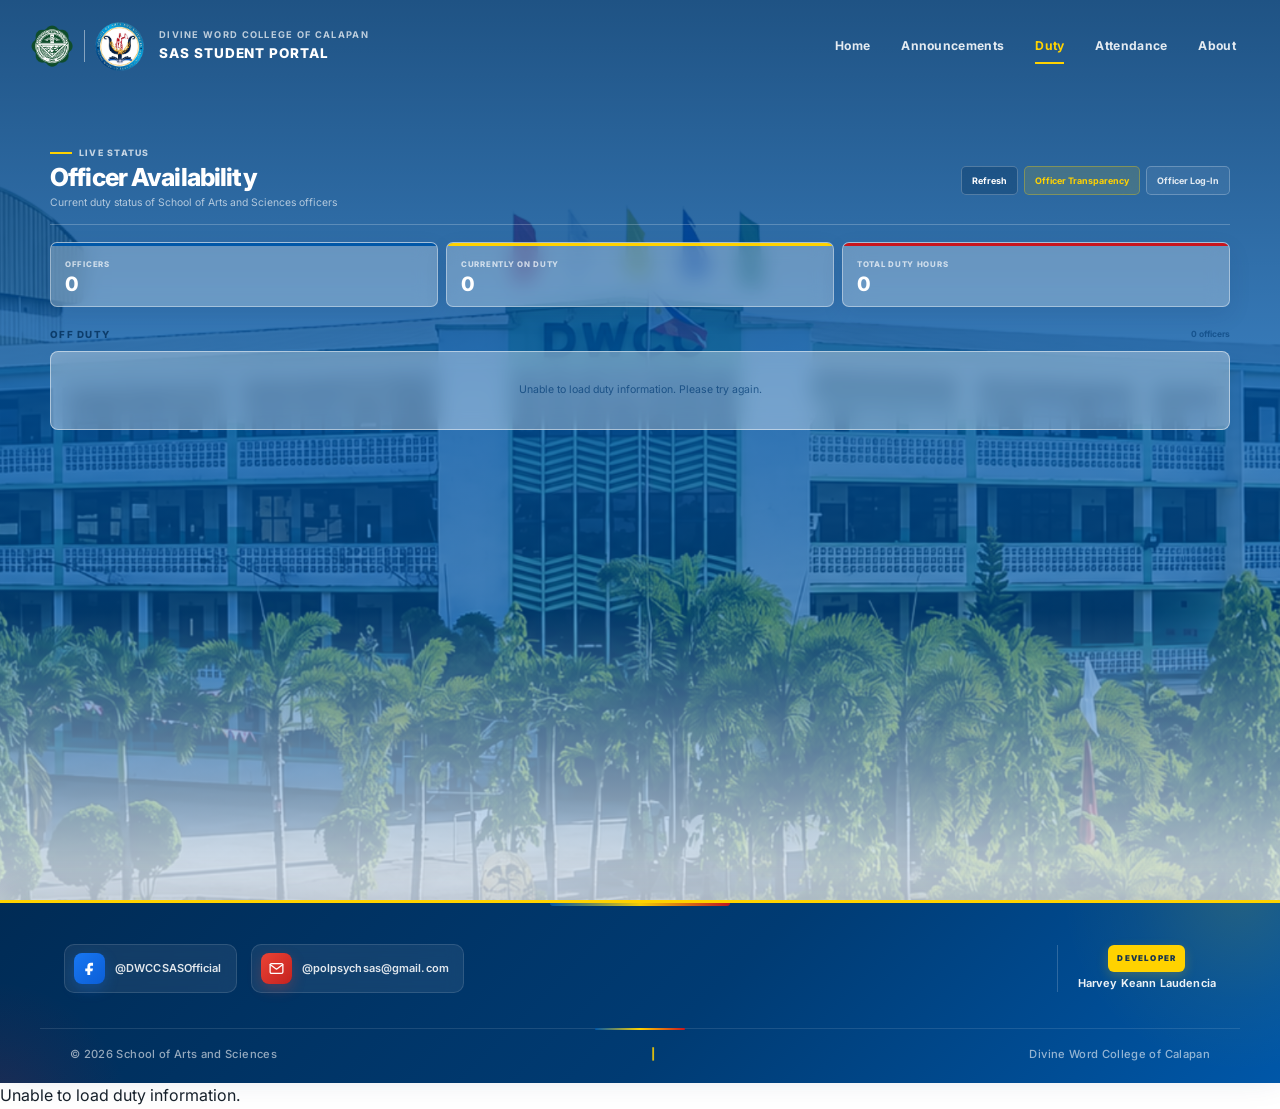
<file: duty.html>
<!DOCTYPE html>
<html lang="en">

<head>

    <meta charset="UTF-8">

    <meta
        name="viewport"
        content="width=device-width, initial-scale=1.0"
    >

    <title>Duty | SAS Student Portal</title>

    <link rel="icon" type="image/png" href="assets/sas-logo.png">

    <meta
        name="description"
        content="SAS Officer Duty Portal of Divine Word College of Calapan."
    >


    <!-- =====================================================
         FONT
    ====================================================== -->

    <link
        rel="preconnect"
        href="https://fonts.googleapis.com"
    >

    <link
        rel="preconnect"
        href="https://fonts.googleapis.com"
        crossorigin
    >

    <link
        href="https://fonts.googleapis.com/css2?family=Inter:wght@400;500;600;700;800&display=swap"
        rel="stylesheet"
    >


    <!-- =====================================================
         SHARED CSS
    ====================================================== -->

    <link
        rel="stylesheet"
        href="style.css"
    >


    <!-- =====================================================
         DUTY PAGE CSS
    ====================================================== -->

    <style>

        /* =====================================================
           PAGE BACKGROUND
        ====================================================== */

        .duty-page {

            position: relative;

            min-height: 100vh;

            overflow: hidden;

            background:
                linear-gradient(
                    180deg,
                    rgba(0, 59, 115, 0.88) 0%,
                    rgba(0, 87, 168, 0.78) 42%,
                    rgba(0, 87, 168, 0.62) 68%,
                    rgba(234, 244, 255, 0.84) 100%
                ),
                url("assets/background.png")
                center center /
                cover
                fixed
                no-repeat;
        }


        .duty-main {

            position: relative;

            padding:
                34px 0 75px;

            background:
                transparent;
        }


        .duty-container {

            position: relative;

            z-index: 2;

            width:
                min(
                    1180px,
                    calc(100% - 40px)
                );

            margin:
                0 auto;
        }


        /* =====================================================
           AVAILABILITY HEADING
        ====================================================== */

        .availability-heading {

            display: flex;

            align-items: center;

            justify-content: space-between;

            gap: 25px;

            margin-bottom: 17px;

            padding-bottom: 12px;

            border-bottom:
                1px solid
                rgba(
                    255,
                    255,
                    255,
                    0.22
                );
        }


        .availability-heading-left {

            min-width:
                0;
        }


        .duty-section-label {

            display: flex;

            align-items: center;

            gap: 7px;

            margin-bottom: 5px;

            color:
                rgba(
                    255,
                    255,
                    255,
                    0.72
                );

            font-family:
                "Inter",
                sans-serif;

            font-size:
                0.55rem;

            line-height:
                1;

            font-weight:
                800;

            letter-spacing:
                0.14em;

            text-transform:
                uppercase;
        }


        .duty-section-label::before {

            content:
                "";

            width:
                22px;

            height:
                2px;

            background:
                var(--yellow);
        }


        .availability-title {

            margin:
                0;

            color:
                #ffffff;

            font-family:
                "Inter",
                sans-serif;

            font-size:
                1.55rem;

            line-height:
                1.15;

            font-weight:
                800;

            letter-spacing:
                -0.035em;
        }


        .availability-subtitle {

            margin:
                4px 0 0;

            color:
                rgba(
                    255,
                    255,
                    255,
                    0.64
                );

            font-family:
                "Inter",
                sans-serif;

            font-size:
                0.65rem;
        }


        /* =====================================================
           CONTROLS
        ====================================================== */

        .availability-controls {

            display: flex;

            align-items: center;

            justify-content: flex-end;

            flex-wrap: wrap;

            gap: 6px;
        }


        .duty-button {

            display: inline-flex;

            align-items: center;

            justify-content: center;

            min-height:
                29px;

            padding:
                5px 10px;

            border:
                1px solid
                rgba(
                    255,
                    255,
                    255,
                    0.24
                );

            border-radius:
                5px;

            background:
                rgba(
                    255,
                    255,
                    255,
                    0.07
                );

            color:
                rgba(
                    255,
                    255,
                    255,
                    0.86
                );

            font-family:
                "Inter",
                sans-serif;

            font-size:
                0.56rem;

            font-weight:
                700;

            cursor:
                pointer;

            backdrop-filter:
                blur(8px);

            transition:
                background 0.18s ease,
                border-color 0.18s ease,
                color 0.18s ease,
                transform 0.18s ease;
        }


        .duty-button:hover {

            transform:
                translateY(-1px);

            background:
                rgba(
                    255,
                    255,
                    255,
                    0.14
                );

            border-color:
                rgba(
                    255,
                    255,
                    255,
                    0.36
                );

            color:
                #ffffff;
        }


        .duty-button.primary {

            background:
                rgba(
                    0,
                    43,
                    85,
                    0.30
                );

            border-color:
                rgba(
                    255,
                    255,
                    255,
                    0.24
                );

            color:
                #ffffff;
        }


        .duty-button.primary:hover {

            background:
                rgba(
                    0,
                    43,
                    85,
                    0.46
                );
        }


        .duty-button.accent {

            background:
                rgba(
                    255,
                    210,
                    0,
                    0.12
                );

            border-color:
                rgba(
                    255,
                    210,
                    0,
                    0.32
                );

            color:
                var(--yellow);
        }


        .duty-button.accent:hover {

            background:
                rgba(
                    255,
                    210,
                    0,
                    0.20
                );
        }


        .duty-button:disabled {

            cursor:
                not-allowed;

            opacity:
                0.65;

            transform:
                none;
        }


        /* =====================================================
           SUMMARY
        ====================================================== */

        .duty-summary {

            display:
                grid;

            grid-template-columns:
                repeat(
                    3,
                    minmax(
                        0,
                        1fr
                    )
                );

            gap:
                8px;

            margin-bottom:
                20px;
        }


        .summary-card {

            position:
                relative;

            min-height:
                64px;

            padding:
                12px 14px;

            box-sizing:
                border-box;

            background:
                rgba(
                    255,
                    255,
                    255,
                    0.27
                );

            border:
                1px solid
                rgba(
                    255,
                    255,
                    255,
                    0.40
                );

            border-radius:
                7px;

            backdrop-filter:
                blur(10px);

            box-shadow:
                0 8px 22px
                rgba(
                    0,
                    43,
                    85,
                    0.10
                );

            overflow:
                hidden;
        }


        .summary-card::before {

            content:
                "";

            position:
                absolute;

            top:
                0;

            left:
                0;

            width:
                100%;

            height:
                3px;

            background:
                var(--blue);
        }


        .summary-card:nth-child(2)::before {

            background:
                var(--yellow);
        }


        .summary-card:nth-child(3)::before {

            background:
                var(--red);
        }


        .summary-label {

            color:
                rgba(
                    255,
                    255,
                    255,
                    0.69
                );

            font-family:
                "Inter",
                sans-serif;

            font-size:
                0.49rem;

            font-weight:
                800;

            letter-spacing:
                0.09em;

            text-transform:
                uppercase;
        }


        .summary-value {

            margin-top:
                4px;

            color:
                #ffffff;

            font-family:
                "Inter",
                sans-serif;

            font-size:
                1.24rem;

            line-height:
                1;

            font-weight:
                800;
        }


        /* =====================================================
           STATUS GROUP
        ====================================================== */

        .status-group {

            position:
                relative;

            z-index:
                2;

            margin-bottom:
                22px;
        }


        .status-group-header {

            display:
                flex;

            align-items:
                center;

            justify-content:
                space-between;

            gap:
                15px;

            margin-bottom:
                8px;
        }


        .status-group-title {

            margin:
                0;

            font-family:
                "Inter",
                sans-serif;

            font-size:
                0.61rem;

            font-weight:
                800;

            letter-spacing:
                0.13em;

            text-transform:
                uppercase;
        }


        .on-duty-title {

            color:
                #ffffff;

            text-shadow:
                0 2px 10px
                rgba(
                    0,
                    43,
                    85,
                    0.26
                );
        }


        .off-duty-title {

            color:
                rgba(
                    0,
                    43,
                    85,
                    0.76
                );
        }


        .status-count {

            color:
                rgba(
                    255,
                    255,
                    255,
                    0.65
                );

            font-family:
                "Inter",
                sans-serif;

            font-size:
                0.53rem;

            font-weight:
                700;
        }


        .off-duty-section
        .status-count {

            color:
                rgba(
                    0,
                    59,
                    115,
                    0.58
                );
        }


        /* =====================================================
           OFFICER GRID
        ====================================================== */

        .duty-board {

            display:
                grid;

            grid-template-columns:
                repeat(
                    auto-fit,
                    minmax(
                        300px,
                        1fr
                    )
                );

            gap:
                9px;

            align-items:
                stretch;
        }


        /* =====================================================
           OFFICER CARD
        ====================================================== */

        .duty-card {

            position:
                relative;

            display:
                flex;

            flex-direction:
                column;

            width:
                100%;

            height:
                154px;

            min-height:
                154px;

            max-height:
                154px;

            padding:
                12px;

            box-sizing:
                border-box;

            background:
                rgba(
                    255,
                    255,
                    255,
                    0.40
                );

            border:
                1px solid
                rgba(
                    255,
                    255,
                    255,
                    0.52
                );

            border-radius:
                8px;

            backdrop-filter:
                blur(13px);

            box-shadow:
                0 8px 22px
                rgba(
                    0,
                    43,
                    85,
                    0.10
                );

            overflow:
                hidden;

            transition:
                transform 0.20s ease,
                background 0.20s ease,
                box-shadow 0.20s ease;
        }


        .duty-card:hover {

            transform:
                translateY(-2px);

            background:
                rgba(
                    255,
                    255,
                    255,
                    0.56
                );

            box-shadow:
                0 13px 28px
                rgba(
                    0,
                    43,
                    85,
                    0.13
                );
        }


        /* =====================================================
           LEFT ACCENT
        ====================================================== */

        .duty-card::before {

            content:
                "";

            position:
                absolute;

            top:
                0;

            left:
                0;

            bottom:
                0;

            width:
                3px;

            background:
                rgba(
                    0,
                    59,
                    115,
                    0.28
                );
        }


        .duty-card.on-duty::before {

            background:
                #1f9d55;
        }


        /* =====================================================
           ON DUTY INDICATOR
        ====================================================== */

        .duty-card.on-duty::after {

            content:
                "";

            position:
                absolute;

            top:
                10px;

            right:
                10px;

            width:
                8px;

            height:
                8px;

            border-radius:
                50%;

            background:
                #1f9d55;

            animation:
                dutyBlink
                1.45s
                infinite;
        }


        @keyframes dutyBlink {

            0%,
            100% {

                opacity:
                    1;

                box-shadow:
                    0 0 0 3px
                    rgba(
                        31,
                        157,
                        85,
                        0.10
                    );
            }


            50% {

                opacity:
                    0.30;

                box-shadow:
                    0 0 0 7px
                    rgba(
                        31,
                        157,
                        85,
                        0.02
                    );
            }

        }


        /* =====================================================
           CARD TOP
        ====================================================== */

        .duty-card-top {

            display:
                flex;

            align-items:
                center;

            gap:
                11px;

            width:
                100%;

            height:
                78px;

            min-height:
                78px;

            max-height:
                78px;

            margin-bottom:
                5px;

            overflow:
                hidden;
        }


        /* =====================================================
           UNIVERSAL PHOTO
        ====================================================== */

        .duty-photo {

            width:
                62px;

            height:
                78px;

            min-width:
                62px;

            max-width:
                62px;

            min-height:
                78px;

            max-height:
                78px;

            flex:
                0 0 62px;

            display:
                block;

            object-fit:
                cover;

            object-position:
                center 18%;

            border-radius:
                7px;

            background:
                #edf4fb;

            border:
                2px solid
                rgba(
                    255,
                    255,
                    255,
                    0.92
                );

            box-shadow:
                0 4px 11px
                rgba(
                    0,
                    43,
                    85,
                    0.10
                );
        }


        .duty-card.on-duty
        .duty-photo {

            border-color:
                rgba(
                    31,
                    157,
                    85,
                    0.55
                );
        }


        /* =====================================================
           OFFICER INFO
        ====================================================== */

        .duty-card-info {

            min-width:
                0;

            max-width:
                100%;

            height:
                78px;

            min-height:
                78px;

            max-height:
                78px;

            overflow:
                hidden;

            padding-right:
                14px;

            box-sizing:
                border-box;
        }


        .duty-name {

            margin:
                0;

            color:
                var(--blue-deep);

            font-family:
                "Inter",
                sans-serif;

            font-size:
                0.74rem;

            line-height:
                1.28;

            font-weight:
                800;

            letter-spacing:
                -0.01em;

            overflow:
                hidden;

            text-overflow:
                ellipsis;

            white-space:
                nowrap;
        }


        .duty-position {

            margin-top:
                3px;

            color:
                #6f7d89;

            font-family:
                "Inter",
                sans-serif;

            font-size:
                0.55rem;

            line-height:
                1.32;

            font-weight:
                600;

            overflow:
                hidden;

            text-overflow:
                ellipsis;

            white-space:
                nowrap;
        }


        /* =====================================================
           LOCATION
        ====================================================== */

   .duty-location {

    display:
        flex;

    align-items:
        center;

    gap:
        6px;

    width:
        100%;

    height:
        19px;

    min-height:
        19px;

    max-height:
        19px;

    margin-top:
        3px;

    margin-bottom:
        3px;

    color:
        #526779;

    font-family:
        "Inter",
        sans-serif;

    font-size:
        0.58rem;

    font-weight:
        600;

    line-height:
        1.2;

    overflow:
        hidden;
}


 .location-icon {

    flex:
        0 0 auto;

    font-size:
        0.78rem;

    line-height:
        1;
}


        .duty-location
        span:last-child {

            min-width:
                0;

            overflow:
                hidden;

            text-overflow:
                ellipsis;

            white-space:
                nowrap;
        }


        /* =====================================================
           LIVE TIMER
        ====================================================== */

        .duty-timer {

    display:
        flex;

    align-items:
        center;

    gap:
        6px;

    width:
        fit-content;

    height:
        20px;

    min-height:
        20px;

    max-height:
        20px;

    margin-top:
        1px;

    color:
        #147a3e;

    font-family:
        "Inter",
        sans-serif;

    font-size:
        0.66rem;

    line-height:
        1;

    font-weight:
        800;

    letter-spacing:
        0.03em;
}

       .duty-timer-label {

    font-size:
        0.50rem;

    font-weight:
        700;

    letter-spacing:
        0.05em;

    color:
        #718096;
}


.duty-timer-value {

    color:
        #147a3e;

    font-size:
        0.66rem;

    font-weight:
        800;
}


        /* =====================================================
           STATUS
        ====================================================== */

        .duty-status {

            display:
                inline-flex;

            align-items:
                center;

            gap:
                5px;

            width:
                fit-content;

            height:
                18px;

            min-height:
                18px;

            max-height:
                18px;

            margin-bottom:
                3px;

            padding:
                3px 6px;

            box-sizing:
                border-box;

            border-radius:
                999px;

            background:
                rgba(
                    111,
                    126,
                    141,
                    0.08
                );

            color:
                #727e88;

            font-family:
                "Inter",
                sans-serif;

            font-size:
                0.46rem;

            font-weight:
                800;

            letter-spacing:
                0.07em;
        }


        .duty-status::before {

            content:
                "";

            width:
                5px;

            height:
                5px;

            min-width:
                5px;

            border-radius:
                50%;

            background:
                #9ba5ae;
        }


        .duty-card.on-duty
        .duty-status {

            background:
                rgba(
                    31,
                    157,
                    85,
                    0.08
                );

            color:
                #147a3e;
        }


        .duty-card.on-duty
        .duty-status::before {

            background:
                #1f9d55;
        }


        /* =====================================================
           CARD BOTTOM
        ====================================================== */

        .duty-card-bottom {

            margin-top:
                auto;

            padding-top:
                6px;

            border-top:
                1px solid
                rgba(
                    0,
                    59,
                    115,
                    0.08
                );
        }


        .duty-id-row {

            display:
                flex;

            justify-content:
                space-between;

            align-items:
                center;

            gap:
                10px;

            color:
                #8a949e;

            font-family:
                "Inter",
                sans-serif;

            font-size:
                0.47rem;

            line-height:
                1;
        }


        .duty-id-label {

            font-weight:
                600;
        }


        .duty-id-value {

            color:
                var(--blue-deep);

            font-weight:
                800;
        }


        /* =====================================================
           LOADING / EMPTY
        ====================================================== */

        .duty-loading,
        .duty-empty {

            grid-column:
                1 / -1;

            padding:
                30px 20px;

            text-align:
                center;

            background:
                rgba(
                    255,
                    255,
                    255,
                    0.34
                );

            border:
                1px solid
                rgba(
                    255,
                    255,
                    255,
                    0.48
                );

            border-radius:
                8px;

            backdrop-filter:
                blur(10px);

            color:
                rgba(
                    0,
                    59,
                    115,
                    0.70
                );

            font-family:
                "Inter",
                sans-serif;

            font-size:
                0.66rem;
        }


        /* =====================================================
           MODAL OVERLAY
        ====================================================== */

        .duty-overlay {

            position:
                fixed;

            inset:
                0;

            z-index:
                9999;

            display:
                none;

            align-items:
                center;

            justify-content:
                center;

            padding:
                20px;

            background:
                rgba(
                    0,
                    27,
                    53,
                    0.76
                );

            backdrop-filter:
                blur(7px);
        }


        .duty-overlay.is-open {

            display:
                flex;
        }


        /* =====================================================
           MODAL BOX
        ====================================================== */

        .duty-modal-box {

            position:
                relative;

            width:
                min(
                    440px,
                    100%
                );

            max-height:
                calc(
                    100vh - 40px
                );

            overflow-y:
                auto;

            padding:
                26px;

            background:
                rgba(
                    255,
                    255,
                    255,
                    0.98
                );

            border-radius:
                10px;

            box-shadow:
                0 30px 80px
                rgba(
                    0,
                    0,
                    0,
                    0.26
                );

            animation:
                dutyModalIn
                0.22s
                ease;
        }


        .duty-modal-box::before {

            content:
                "";

            position:
                absolute;

            top:
                0;

            left:
                0;

            right:
                0;

            height:
                3px;

            background:
                linear-gradient(
                    90deg,
                    var(--blue),
                    var(--yellow),
                    var(--red)
                );
        }


        @keyframes dutyModalIn {

            from {

                opacity:
                    0;

                transform:
                    translateY(10px)
                    scale(0.98);
            }


            to {

                opacity:
                    1;

                transform:
                    translateY(0)
                    scale(1);
            }

        }


        .duty-modal-title {

            margin:
                0;

            color:
                var(--blue-deep);

            font-family:
                "Inter",
                sans-serif;

            font-size:
                1.32rem;

            font-weight:
                800;

            letter-spacing:
                -0.025em;
        }


        .duty-modal-subtitle {

            margin:
                6px 0 19px;

            color:
                #718096;

            font-family:
                "Inter",
                sans-serif;

            font-size:
                0.70rem;

            line-height:
                1.6;
        }


        /* =====================================================
           FORM
        ====================================================== */

        .duty-form-group {

            margin-bottom:
                13px;
        }


        .duty-form-label {

            display:
                block;

            margin-bottom:
                6px;

            color:
                var(--blue-dark);

            font-family:
                "Inter",
                sans-serif;

            font-size:
                0.59rem;

            font-weight:
                800;

            letter-spacing:
                0.04em;
        }


        .duty-form-input,
        .duty-form-select {

            width:
                100%;

            box-sizing:
                border-box;

            padding:
                10px 11px;

            border:
                1px solid
                #d8e0e8;

            border-radius:
                6px;

            outline:
                none;

            background:
                #fbfdff;

            color:
                #273444;

            font-family:
                "Inter",
                sans-serif;

            font-size:
                0.75rem;
        }


        .duty-form-input:focus,
        .duty-form-select:focus {

            border-color:
                var(--blue);

            box-shadow:
                0 0 0 3px
                rgba(
                    0,
                    87,
                    168,
                    0.08
                );
        }


        .duty-modal-actions {

            display:
                flex;

            gap:
                7px;

            margin-top:
                19px;
        }


        .duty-modal-actions
        .duty-button {

            flex:
                1;

            color:
                var(--blue-dark);

            background:
                #f4f7fa;

            border-color:
                #d9e1e8;
        }


        .duty-modal-actions
        .duty-button:hover {

            background:
                #edf2f7;

            color:
                var(--blue-dark);
        }


        .duty-modal-actions
        .duty-button.primary {

            color:
                #ffffff;

            background:
                var(--blue);

            border-color:
                var(--blue);
        }


        .duty-modal-actions
        .duty-button.primary:hover {

            background:
                var(--blue-dark);

            border-color:
                var(--blue-dark);

            color:
                #ffffff;
        }


        /* =====================================================
           MOBILE
        ====================================================== */

        @media (max-width: 900px) {

            .availability-heading {

                align-items:
                    flex-start;

                flex-direction:
                    column;

                gap:
                    12px;
            }


            .availability-controls {

                justify-content:
                    flex-start;
            }


            .duty-board {

                grid-template-columns:
                    repeat(
                        2,
                        minmax(
                            0,
                            1fr
                        )
                    );
            }

        }


        @media (max-width: 650px) {

            .duty-container {

                width:
                    calc(
                        100% - 28px
                    );
            }


            .duty-main {

                padding:
                    26px 0 60px;
            }


            .availability-title {

                font-size:
                    1.35rem;
            }


            .availability-controls {

                gap:
                    5px;
            }


            .availability-controls
            .duty-button {

                min-height:
                    28px;

                padding:
                    5px 8px;

                font-size:
                    0.52rem;
            }


            .duty-summary {

                grid-template-columns:
                    1fr;
            }


            .duty-board {

                grid-template-columns:
                    1fr;
            }


            .duty-modal-actions {

                flex-direction:
                    column;
            }

        }


        @media (max-width: 430px) {

            .availability-title {

                font-size:
                    1.25rem;
            }


            .duty-card,
            .duty-card.on-duty {

                height:
                    150px;

                min-height:
                    150px;

                max-height:
                    150px;

                padding:
                    11px;
            }


            .duty-card-top {

                height:
                    74px;

                min-height:
                    74px;

                max-height:
                    74px;
            }


            .duty-photo {

                width:
                    58px;

                height:
                    74px;

                min-width:
                    58px;

                max-width:
                    58px;

                min-height:
                    74px;

                max-height:
                    74px;

                flex-basis:
                    58px;
            }


            .duty-card-info {

                height:
                    74px;

                min-height:
                    74px;

                max-height:
                    74px;
            }


            .duty-name {

                font-size:
                    0.73rem;
            }


            .duty-position {

                font-size:
                    0.54rem;
            }


            .duty-location {

                font-size:
                    0.49rem;
            }


            .duty-timer {

                font-size:
                    0.56rem;
            }

        }

    </style>

</head>


<body>


    <!-- =====================================================
         HEADER
    ====================================================== -->

    <header
        class="site-header"
        id="siteHeader"
    >

        <div class="header-container">

            <a
                href="index.html"
                class="brand"
            >

                <div class="brand-logos">

                    <img
                        src="assets/divine-logo.png"
                        alt="Divine Word College of Calapan"
                        class="divine-logo"
                    >

                    <span class="logo-divider"></span>

                    <img
                        src="assets/sas-logo.png"
                        alt="School of Arts and Sciences"
                        class="sas-logo"
                    >

                </div>


                <div class="brand-info">

                    <span class="brand-institution">
                        DIVINE WORD COLLEGE OF CALAPAN
                    </span>


                    <span class="brand-title">
                        SAS STUDENT PORTAL
                    </span>

                </div>

            </a>


            <nav class="desktop-navigation">

                <a
                    href="index.html"
                    class="nav-item"
                >
                    Home
                </a>


                <a
                    href="announcements.html"
                    class="nav-item"
                >
                    Announcements
                </a>


                <a
                    href="duty.html"
                    class="nav-item active"
                >
                    Duty
                </a>


                <a
                    href="attendance.html"
                    class="nav-item"
                >
                    Attendance
                </a>


                <a
                    href="about.html"
                    class="nav-item"
                >
                    About
                </a>

            </nav>


            <button
                class="menu-button"
                id="menuButton"
                aria-label="Open navigation"
                aria-expanded="false"
            >

                <span></span>
                <span></span>
                <span></span>

            </button>

        </div>


        <nav
            class="mobile-navigation"
            id="mobileNavigation"
        >

            <a
                href="index.html"
                class="mobile-nav-item"
            >
                Home
            </a>


            <a
                href="announcements.html"
                class="mobile-nav-item"
            >
                Announcements
            </a>


            <a
                href="duty.html"
                class="mobile-nav-item active"
            >
                Duty
            </a>


            <a
                href="attendance.html"
                class="mobile-nav-item"
            >
                Attendance
            </a>


            <a
                href="about.html"
                class="mobile-nav-item"
            >
                About
            </a>

        </nav>

    </header>


    <!-- =====================================================
         MAIN
    ====================================================== -->

    <main class="duty-page">

        <section class="duty-main">

            <div class="duty-container">


                <!-- =================================================
                     AVAILABILITY
                ================================================== -->

                <section class="availability-section">


                    <div class="availability-heading">


                        <div
                            class="availability-heading-left"
                        >

                            <div class="duty-section-label">
                                Live Status
                            </div>


                            <h1 class="availability-title">
                                Officer Availability
                            </h1>


                            <p class="availability-subtitle">
                                Current duty status of School of Arts and Sciences officers
                            </p>

                        </div>


                        <div class="availability-controls">


                            <button
                                type="button"
                                class="duty-button primary"
                                id="refreshDutyButton"
                            >
                                Refresh
                            </button>


                            <button
                                type="button"
                                class="duty-button accent"
                                id="transparencyButton"
                            >
                                Officer Transparency
                            </button>


                            <button
                                type="button"
                                class="duty-button"
                                id="officerLoginButton"
                            >
                                Officer Log-In
                            </button>

                        </div>

                    </div>


                    <!-- =================================================
                         SUMMARY
                    ================================================== -->

                    <section class="duty-summary">


                        <div class="summary-card">

                            <div class="summary-label">
                                Officers
                            </div>


                            <div
                                class="summary-value"
                                id="totalOfficers"
                            >
                                0
                            </div>

                        </div>


                        <div class="summary-card">

                            <div class="summary-label">
                                Currently On Duty
                            </div>


                            <div
                                class="summary-value"
                                id="onDutyCount"
                            >
                                0
                            </div>

                        </div>


                        <div class="summary-card">

                            <div class="summary-label">
                                Total Duty Hours
                            </div>


                            <div
                                class="summary-value"
                                id="totalDutyHours"
                            >
                                0
                            </div>

                        </div>

                    </section>


                    <!-- =================================================
                         ON DUTY
                    ================================================== -->

                    <section
                        class="status-group"
                        id="onDutySection"
                        style="display:none;"
                    >

                        <div class="status-group-header">

                            <h2 class="status-group-title on-duty-title">
                                On Duty
                            </h2>


                            <span
                                class="status-count"
                                id="onDutyLabelCount"
                            >
                                0 officers
                            </span>

                        </div>


                        <div
                            class="duty-board"
                            id="onDutyBoard"
                        >

                        </div>

                    </section>


                    <!-- =================================================
                         OFF DUTY
                    ================================================== -->

                    <section
                        class="status-group off-duty-section"
                        id="offDutySection"
                    >

                        <div class="status-group-header">

                            <h2 class="status-group-title off-duty-title">
                                Off Duty
                            </h2>


                            <span
                                class="status-count"
                                id="offDutyLabelCount"
                            >
                                0 officers
                            </span>

                        </div>


                        <div
                            class="duty-board"
                            id="offDutyBoard"
                        >

                            <div class="duty-loading">
                                Loading duty information...
                            </div>

                        </div>

                    </section>

                </section>

            </div>

        </section>

    </main>


    <!-- =====================================================
         FOOTER
    ====================================================== -->

    <footer class="site-footer">

        <div class="footer-container">

            <div class="footer-contact">

                <a
                    href="https://www.facebook.com/DWCCSASOfficial"
                    target="_blank"
                    rel="noopener noreferrer"
                    class="contact-item"
                >

                    <span class="contact-icon facebook-icon">

                        <svg
                            viewBox="0 0 24 24"
                            aria-hidden="true"
                        >

                            <path d="M14 8h3V4h-3c-3.3 0-5 1.9-5 5v3H6v4h3v5h4v-5h3l1-4h-4V9c0-.7.3-1 1-1z"/>

                        </svg>

                    </span>


                    <span class="contact-text">
                        @DWCCSASOfficial
                    </span>

                </a>


                <a
                    href="mailto:polpsychsas@gmail.com"
                    class="contact-item"
                >

                    <span class="contact-icon gmail-icon">

                        <svg
                            viewBox="0 0 24 24"
                            aria-hidden="true"
                        >

                            <path d="M3 6.5 L12 13 L21 6.5"/>

                            <rect
                                x="3"
                                y="5"
                                width="18"
                                height="14"
                                rx="2"
                            />

                        </svg>

                    </span>


                    <span class="contact-text">
                        @polpsychsas@gmail.com
                    </span>

                </a>

            </div>


            <div class="footer-developer">

                <span class="developer-label">
                    DEVELOPER
                </span>


                <span class="developer-name">
                    Harvey Keann Laudencia
                </span>

            </div>

        </div>


        <div class="footer-bottom">

            <span>
                © 2026 School of Arts and Sciences
            </span>


            <span class="footer-separator">
                |
            </span>


            <span>
                Divine Word College of Calapan
            </span>

        </div>

    </footer>


    <!-- =====================================================
         LOGIN MODAL
    ====================================================== -->

    <div
        class="duty-overlay"
        id="loginModal"
    >

        <div class="duty-modal-box">

            <h2 class="duty-modal-title">
                Officer Log-In
            </h2>


            <p class="duty-modal-subtitle">
                Sign in using your assigned officer credentials.
            </p>


            <div class="duty-form-group">

                <label
                    class="duty-form-label"
                    for="loginUsername"
                >
                    USERNAME
                </label>


                <input
                    type="text"
                    id="loginUsername"
                    class="duty-form-input"
                    autocomplete="username"
                >

            </div>


            <div class="duty-form-group">

                <label
                    class="duty-form-label"
                    for="loginPassword"
                >
                    PASSWORD
                </label>


                <input
                    type="password"
                    id="loginPassword"
                    class="duty-form-input"
                    autocomplete="current-password"
                >

            </div>


            <div class="duty-modal-actions">

                <button
                    type="button"
                    class="duty-button"
                    id="closeLoginButton"
                >
                    Cancel
                </button>


                <button
                    type="button"
                    class="duty-button primary"
                    id="loginSubmitButton"
                >
                    Log In
                </button>

            </div>

        </div>

    </div>


    <!-- =====================================================
         START DUTY MODAL
    ====================================================== -->

    <div
        class="duty-overlay"
        id="startDutyModal"
    >

        <div class="duty-modal-box">

            <h2 class="duty-modal-title">
                Start Duty
            </h2>


            <p class="duty-modal-subtitle">
                Select your current duty location.
            </p>


            <div class="duty-form-group">

                <label
                    class="duty-form-label"
                    for="dutyLocation"
                >
                    DUTY LOCATION
                </label>


                <select
                    id="dutyLocation"
                    class="duty-form-select"
                >

                    <option value="">
                        Select location
                    </option>


                    <option value="SAS Office near SAO">
                        SAS Office near SAO
                    </option>


                    <option value="Custom">
                        Other / Custom Location
                    </option>

                </select>

            </div>


            <div
                class="duty-form-group"
                id="customLocationGroup"
                style="display:none;"
            >

                <label
                    class="duty-form-label"
                    for="customLocation"
                >
                    CUSTOM LOCATION
                </label>


                <input
                    type="text"
                    id="customLocation"
                    class="duty-form-input"
                    placeholder="Enter current location"
                >

            </div>


            <div class="duty-modal-actions">

                <button
                    type="button"
                    class="duty-button"
                    id="closeStartDutyButton"
                >
                    Cancel
                </button>


                <button
                    type="button"
                    class="duty-button primary"
                    id="confirmStartDutyButton"
                >
                    Start Duty
                </button>

            </div>

        </div>

    </div>


    <!-- =====================================================
         END DUTY MODAL
    ====================================================== -->

    <div
        class="duty-overlay"
        id="endDutyModal"
    >

        <div class="duty-modal-box">

            <h2 class="duty-modal-title">
                End Duty
            </h2>


            <p class="duty-modal-subtitle">
                You are currently on duty. Are you sure you want to end your duty?
            </p>


            <div class="duty-modal-actions">

                <button
                    type="button"
                    class="duty-button"
                    id="closeEndDutyButton"
                >
                    Cancel
                </button>


                <button
                    type="button"
                    class="duty-button primary"
                    id="confirmEndDutyButton"
                >
                    End Duty
                </button>

            </div>

        </div>

    </div>


    <!-- =====================================================
         TRANSPARENCY MODAL
    ====================================================== -->

    <div
        class="duty-overlay"
        id="transparencyModal"
    >

        <div
            class="duty-modal-box"
            style="max-width:700px;"
        >

            <h2 class="duty-modal-title">
                Officer Transparency
            </h2>


            <p class="duty-modal-subtitle">
                View accumulated duty hours of SAS officers.
            </p>


            <div
                id="transparencyContent"
                style="
                    max-height:55vh;
                    overflow-y:auto;
                "
            >
                Loading transparency data...
            </div>


            <div class="duty-modal-actions">

                <button
                    type="button"
                    class="duty-button"
                    id="closeTransparencyButton"
                >
                    Close
                </button>

            </div>

        </div>

    </div>


    <!-- =====================================================
         MESSAGE
    ====================================================== -->

    <div
        class="duty-message"
        id="dutyMessage"
    >
        Message
    </div>


    <!-- =====================================================
         JAVASCRIPT
    ====================================================== -->

    <script>

"use strict";


/* =========================================================
   API
========================================================= */

const API_URL =
    "https://script.google.com/macros/s/AKfycbyKNaHwmd20pryj0GHCe2iFHgFtQOp0BJFL_qFH_qNzwoBL1Nij7A_yJx9vXntGTM-2vA/exec";


/* =========================================================
   STATE
========================================================= */

let currentOfficer = null;
let currentDuty = null;

let transparencyData = [];

let timerInterval = null;

let dutyBoardRequest = null;

let lastDutyBoardLoad = 0;

const DUTY_CACHE_TIME = 15000;


/* =========================================================
   ELEMENTS
========================================================= */

const header =
    document.getElementById("siteHeader");

const menuButton =
    document.getElementById("menuButton");

const mobileNavigation =
    document.getElementById("mobileNavigation");

const onDutySection =
    document.getElementById("onDutySection");

const onDutyBoard =
    document.getElementById("onDutyBoard");

const offDutyBoard =
    document.getElementById("offDutyBoard");

const loginModal =
    document.getElementById("loginModal");

const startDutyModal =
    document.getElementById("startDutyModal");

const endDutyModal =
    document.getElementById("endDutyModal");

const transparencyModal =
    document.getElementById("transparencyModal");

const officerLoginButton =
    document.getElementById("officerLoginButton");

const refreshDutyButton =
    document.getElementById("refreshDutyButton");

const transparencyButton =
    document.getElementById("transparencyButton");

const dutyMessage =
    document.getElementById("dutyMessage");

const loginUsername =
    document.getElementById("loginUsername");

const loginPassword =
    document.getElementById("loginPassword");

const loginSubmitButton =
    document.getElementById("loginSubmitButton");

const dutyLocation =
    document.getElementById("dutyLocation");

const customLocation =
    document.getElementById("customLocation");

const customLocationGroup =
    document.getElementById("customLocationGroup");

const confirmStartDutyButton =
    document.getElementById("confirmStartDutyButton");

const confirmEndDutyButton =
    document.getElementById("confirmEndDutyButton");

const transparencyContent =
    document.getElementById("transparencyContent");

const totalOfficers =
    document.getElementById("totalOfficers");

const onDutyCount =
    document.getElementById("onDutyCount");

const totalDutyHours =
    document.getElementById("totalDutyHours");

const onDutyLabelCount =
    document.getElementById("onDutyLabelCount");

const offDutyLabelCount =
    document.getElementById("offDutyLabelCount");


/* =========================================================
   HEADER SCROLL
========================================================= */

function updateHeader() {

    if (window.scrollY > 30) {

        header.classList.add("scrolled");

    } else {

        header.classList.remove("scrolled");

    }

}


window.addEventListener(
    "scroll",
    updateHeader,
    { passive: true }
);

updateHeader();


/* =========================================================
   MOBILE MENU
========================================================= */

menuButton.addEventListener(
    "click",
    function () {

        const opened =
            mobileNavigation.classList.toggle("open");

        menuButton.classList.toggle(
            "open",
            opened
        );

        menuButton.setAttribute(
            "aria-expanded",
            String(opened)
        );

    }
);


document
    .querySelectorAll(".mobile-nav-item")
    .forEach(
        function (item) {

            item.addEventListener(
                "click",
                function () {

                    mobileNavigation.classList.remove(
                        "open"
                    );

                    menuButton.classList.remove(
                        "open"
                    );

                    menuButton.setAttribute(
                        "aria-expanded",
                        "false"
                    );

                }
            );

        }
    );


/* =========================================================
   MESSAGE
========================================================= */

let messageTimeout = null;


function showMessage(message) {

    dutyMessage.textContent =
        message;

    dutyMessage.classList.add(
        "show"
    );

    clearTimeout(
        messageTimeout
    );

    messageTimeout =
        setTimeout(
            function () {

                dutyMessage.classList.remove(
                    "show"
                );

            },
            3000
        );

}


/* =========================================================
   API REQUEST
========================================================= */

async function apiRequest(
    action,
    params = {}
) {

    const url =
        new URL(API_URL);

    url.searchParams.set(
        "action",
        action
    );

    for (
        const key in params
    ) {

        if (
            Object.prototype.hasOwnProperty.call(
                params,
                key
            )
        ) {

            const value =
                params[key];

            if (
                value !== undefined &&
                value !== null
            ) {

                url.searchParams.set(
                    key,
                    String(value)
                );

            }

        }

    }


    const response =
        await fetch(
            url.toString(),
            {
                method: "GET",
                cache: "no-store"
            }
        );


    if (!response.ok) {

        throw new Error(
            "API request failed."
        );

    }


    return response.json();

}


/* =========================================================
   DRIVE PHOTO URL
========================================================= */

function getPhotoUrl(value) {

    if (!value) {

        return "assets/sas-logo.png";

    }


    const url =
        String(value).trim();


    const driveMatch =
        url.match(
            /drive\.google\.com\/(?:file\/d\/|open\?id=|uc\?id=)([^/&]+)/
        );


    if (driveMatch) {

        return (
            "https://drive.google.com/thumbnail" +
            "?id=" +
            encodeURIComponent(
                driveMatch[1]
            ) +
            "&sz=w400"
        );

    }


    return url;

}


/* =========================================================
   ESCAPE HTML
========================================================= */

function escapeHtml(value) {

    return String(
        value ?? ""
    )
        .replace(
            /&/g,
            "&amp;"
        )
        .replace(
            /</g,
            "&lt;"
        )
        .replace(
            />/g,
            "&gt;"
        )
        .replace(
            /"/g,
            "&quot;"
        )
        .replace(
            /'/g,
            "&#039;"
        );

}


function escapeAttribute(value) {

    return escapeHtml(value);

}


/* =========================================================
   DUTY STATUS
========================================================= */

function isOfficerOnDuty(officer) {

    const value =
        officer?.isOnDuty;


    return (
        value === true ||
        value === 1 ||
        value === "1" ||
        String(value).toLowerCase() === "true"
    );

}


/* =========================================================
   DATE PARSER
========================================================= */

function parseDutyStartTime(startTime) {

    if (!startTime) {

        return null;

    }


    if (
        startTime instanceof Date
    ) {

        return Number.isNaN(
            startTime.getTime()
        )
            ? null
            : startTime;

    }


    if (
        typeof startTime === "number"
    ) {

        const date =
            new Date(startTime);

        return Number.isNaN(
            date.getTime()
        )
            ? null
            : date;

    }


    const value =
        String(startTime).trim();


    if (!value) {

        return null;

    }


    const directDate =
        new Date(value);


    if (
        !Number.isNaN(
            directDate.getTime()
        )
    ) {

        return directDate;

    }


    const match =
        value.match(
            /^(\d{1,2})\/(\d{1,2})\/(\d{4})\s+(\d{1,2}):(\d{2})(?::(\d{2}))?\s*(AM|PM)?$/i
        );


    if (!match) {

        return null;

    }


    const month =
        Number(match[1]);

    const day =
        Number(match[2]);

    const year =
        Number(match[3]);

    let hour =
        Number(match[4]);

    const minute =
        Number(match[5]);

    const second =
        Number(match[6] || 0);

    const meridiem =
        match[7]
            ? match[7].toUpperCase()
            : "";


    if (
        meridiem === "PM" &&
        hour < 12
    ) {

        hour += 12;

    }


    if (
        meridiem === "AM" &&
        hour === 12
    ) {

        hour = 0;

    }


    const date =
        new Date(
            year,
            month - 1,
            day,
            hour,
            minute,
            second
        );


    return Number.isNaN(
        date.getTime()
    )
        ? null
        : date;

}


/* =========================================================
   FORMAT DUTY TIME
========================================================= */

function formatElapsedTime(
    startTimestamp
) {

    if (!startTimestamp) {

        return "00:00:00";

    }


    let elapsed =
        Math.floor(
            (
                Date.now() -
                startTimestamp
            ) / 1000
        );


    if (elapsed < 0) {

        elapsed = 0;

    }


    const hours =
        Math.floor(
            elapsed / 3600
        );


    const minutes =
        Math.floor(
            (
                elapsed % 3600
            ) / 60
        );


    const seconds =
        elapsed % 60;


    return (
        String(hours).padStart(2, "0") +
        ":" +
        String(minutes).padStart(2, "0") +
        ":" +
        String(seconds).padStart(2, "0")
    );

}


/* =========================================================
   PREPARE TIMER START TIME
========================================================= */

function getTimerTimestamp(
    startTime
) {

    const date =
        parseDutyStartTime(
            startTime
        );


    if (!date) {

        return "";

    }


    return String(
        date.getTime()
    );

}


/* =========================================================
   UPDATE ALL TIMERS
========================================================= */

function updateDutyTimers() {

    const timers =
        document.querySelectorAll(
            ".duty-timer[data-start-time]"
        );


    if (!timers.length) {

        return;

    }


    const now =
        Date.now();


    timers.forEach(
        function (timer) {

            const timestamp =
                Number(
                    timer.dataset.startTime
                );


            if (
                !timestamp ||
                Number.isNaN(timestamp)
            ) {

                return;

            }


            let elapsed =
                Math.floor(
                    (
                        now -
                        timestamp
                    ) / 1000
                );


            if (elapsed < 0) {

                elapsed = 0;

            }


            const hours =
                Math.floor(
                    elapsed / 3600
                );


            const minutes =
                Math.floor(
                    (
                        elapsed % 3600
                    ) / 60
                );


            const seconds =
                elapsed % 60;


            const value =
                String(hours).padStart(2, "0") +
                ":" +
                String(minutes).padStart(2, "0") +
                ":" +
                String(seconds).padStart(2, "0");


            const valueElement =
                timer.querySelector(
                    ".duty-timer-value"
                );


            if (
                valueElement &&
                valueElement.textContent !== value
            ) {

                valueElement.textContent =
                    value;

            }

        }
    );

}


/* =========================================================
   START TIMER LOOP
========================================================= */

function startTimerLoop() {

    if (timerInterval) {

        clearInterval(
            timerInterval
        );

    }


    updateDutyTimers();


    timerInterval =
        setInterval(
            updateDutyTimers,
            1000
        );

}


/* =========================================================
   UPDATE SUMMARY
========================================================= */

function updateSummary(
    officers
) {

    let onDuty = 0;
    let totalHours = 0;


    for (
        let i = 0;
        i < officers.length;
        i++
    ) {

        const officer =
            officers[i];


        if (
            isOfficerOnDuty(
                officer
            )
        ) {

            onDuty++;

        }


        totalHours +=
            Number(
                officer.overallHours || 0
            );

    }


    totalOfficers.textContent =
        officers.length;


    onDutyCount.textContent =
        onDuty;


    totalDutyHours.textContent =
        totalHours.toFixed(2);

}


/* =========================================================
   CREATE OFFICER CARD
========================================================= */

function createOfficerCard(
    officer
) {

    const onDuty =
        isOfficerOnDuty(
            officer
        );


    const article =
        document.createElement(
            "article"
        );


    article.className =
        "duty-card " +
        (
            onDuty
                ? "on-duty"
                : "off-duty"
        );


    const photo =
        getPhotoUrl(
            officer.photoUrl
        );


    const name =
        officer.name ||
        "Officer";


    const position =
        officer.position ||
        "SAS Officer";


    const location =
        onDuty
            ? String(
                officer.location || ""
            ).trim()
            : "";


    const startTime =
        onDuty
            ? String(
                officer.startTime || ""
            ).trim()
            : "";


    const officerId =
        officer.id ||
        "—";


    const locationMarkup =
        onDuty && location
            ? `
                <div class="duty-location">

                    <span class="location-icon">
                        📍
                    </span>

                    <span>
                        ${escapeHtml(location)}
                    </span>

                </div>
            `
            : "";


    const timerTimestamp =
        onDuty && startTime
            ? getTimerTimestamp(
                startTime
            )
            : "";


    const timerMarkup =
        timerTimestamp
            ? `
                <div
                    class="duty-timer"
                    data-start-time="${timerTimestamp}"
                >

                    <span class="duty-timer-label">
                        ON DUTY FOR
                    </span>

                    <span class="duty-timer-value">
                        ${formatElapsedTime(
                            Number(timerTimestamp)
                        )}
                    </span>

                </div>
            `
            : "";


    article.innerHTML = `

        <div class="duty-card-top">

            <img
                src="${escapeAttribute(photo)}"
                alt="${escapeAttribute(name)}"
                class="duty-photo"
                loading="lazy"
                decoding="async"
                onerror="
                    this.onerror=null;
                    this.src='assets/sas-logo.png';
                "
            >

            <div class="duty-card-info">

                <h3 class="duty-name">
                    ${escapeHtml(name)}
                </h3>

                <div class="duty-position">
                    ${escapeHtml(position)}
                </div>

                ${locationMarkup}

                ${timerMarkup}

            </div>

        </div>

        <div class="duty-status">
            ${onDuty ? "ON DUTY" : "OFF DUTY"}
        </div>

        <div class="duty-card-bottom">

            <div class="duty-id-row">

                <span class="duty-id-label">
                    Officer ID
                </span>

                <span class="duty-id-value">
                    ${escapeHtml(officerId)}
                </span>

            </div>

        </div>

    `;


    return article;

}


/* =========================================================
   RENDER BOARD
========================================================= */

function renderDutyBoard(
    officers
) {

    const onDuty = [];
    const offDuty = [];


    for (
        let i = 0;
        i < officers.length;
        i++
    ) {

        const officer =
            officers[i];


        if (
            isOfficerOnDuty(
                officer
            )
        ) {

            onDuty.push(
                officer
            );

        } else {

            offDuty.push(
                officer
            );

        }

    }


    updateSummary(
        officers
    );


    onDutyLabelCount.textContent =
        onDuty.length +
        (
            onDuty.length === 1
                ? " officer"
                : " officers"
        );


    offDutyLabelCount.textContent =
        offDuty.length +
        (
            offDuty.length === 1
                ? " officer"
                : " officers"
        );


    const onDutyFragment =
        document.createDocumentFragment();


    const offDutyFragment =
        document.createDocumentFragment();


    for (
        let i = 0;
        i < onDuty.length;
        i++
    ) {

        onDutyFragment.appendChild(
            createOfficerCard(
                onDuty[i]
            )
        );

    }


    for (
        let i = 0;
        i < offDuty.length;
        i++
    ) {

        offDutyFragment.appendChild(
            createOfficerCard(
                offDuty[i]
            )
        );

    }


    onDutyBoard.replaceChildren(
        onDutyFragment
    );


    offDutyBoard.replaceChildren(
        offDutyFragment
    );


    if (
        onDuty.length
    ) {

        onDutySection.style.display =
            "block";

    } else {

        onDutySection.style.display =
            "none";

    }


    if (!offDuty.length) {

        const empty =
            document.createElement(
                "div"
            );

        empty.className =
            "duty-empty";

        empty.textContent =
            "All officers are currently on duty.";


        offDutyBoard.appendChild(
            empty
        );

    }


    startTimerLoop();

}


/* =========================================================
   LOAD DUTY BOARD
========================================================= */

async function loadDutyBoard(
    force = false
) {

    const now =
        Date.now();


    /*
     * If the data was loaded recently
     * and a fresh request is not required,
     * simply render the cached data.
     */

    if (
        !force &&
        transparencyData.length &&
        now - lastDutyBoardLoad <
        DUTY_CACHE_TIME
    ) {

        renderDutyBoard(
            transparencyData
        );

        return transparencyData;

    }


    /*
     * Prevent multiple simultaneous
     * getTransparency requests.
     */

    if (dutyBoardRequest) {

        return dutyBoardRequest;

    }


    onDutyBoard.replaceChildren();


    offDutyBoard.innerHTML = `
        <div class="duty-loading">
            Loading duty information...
        </div>
    `;


    dutyBoardRequest =
        apiRequest(
            "getTransparency"
        )
        .then(
            function (data) {

                if (
                    !data.success
                ) {

                    throw new Error(
                        data.message ||
                        "Unable to load duty board."
                    );

                }


                transparencyData =
                    data.officers || [];


                lastDutyBoardLoad =
                    Date.now();


                renderDutyBoard(
                    transparencyData
                );


                return transparencyData;

            }
        )
        .catch(
            function (error) {

                console.error(
                    error
                );


                onDutySection.style.display =
                    "none";


                offDutyBoard.innerHTML = `
                    <div class="duty-empty">
                        Unable to load duty information.
                        Please try again.
                    </div>
                `;


                showMessage(
                    "Unable to load duty information."
                );


                throw error;

            }
        )
        .finally(
            function () {

                dutyBoardRequest =
                    null;

            }
        );


    return dutyBoardRequest;

}


/* =========================================================
   RESET START DUTY FORM
========================================================= */

function resetStartDutyForm() {

    dutyLocation.value =
        "";

    customLocation.value =
        "";

    customLocationGroup.style.display =
        "none";

}


/* =========================================================
   LOGIN
========================================================= */

async function loginOfficer() {

    const username =
        loginUsername.value.trim();


    const password =
        loginPassword.value;


    if (
        !username ||
        !password
    ) {

        showMessage(
            "Please enter your username and password."
        );

        return;

    }


    loginSubmitButton.disabled =
        true;

    loginSubmitButton.textContent =
        "Logging in...";


    try {

        /*
         * Authenticate first.
         */

        const data =
            await apiRequest(
                "login",
                {
                    username,
                    password
                }
            );


        if (
            !data.success
        ) {

            throw new Error(
                data.message ||
                "Login failed."
            );

        }


        currentOfficer =
            data.officer ||
            data.user ||
            data.account ||
            null;


        if (!currentOfficer) {

            currentOfficer = {

                id:
                    data.officerId ||
                    data.id ||
                    data.ID ||
                    username,

                officerId:
                    data.officerId ||
                    data.id ||
                    data.ID ||
                    username,

                username:
                    data.username ||
                    username,

                name:
                    data.name ||
                    username,

                position:
                    data.position ||
                    "SAS Officer",

                photoUrl:
                    data.photoUrl ||
                    ""

            };

        }


        /*
         * Login must verify the latest duty status.
         *
         * Force one fresh transparency request.
         */

        const officers =
            await loadDutyBoard(
                true
            );


        const officerId =
            currentOfficer.id ||
            currentOfficer.officerId ||
            currentOfficer.ID ||
            currentOfficer.username;


        const matchedOfficer =
            officers.find(
                function (officer) {

                    return (
                        String(
                            officer.id
                        ).trim() ===
                        String(
                            officerId
                        ).trim()
                    );

                }
            );


        loginModal.classList.remove(
            "is-open"
        );


        /*
         * Officer is currently ON DUTY.
         */

        if (
            matchedOfficer &&
            isOfficerOnDuty(
                matchedOfficer
            )
        ) {

            currentOfficer =
                matchedOfficer;


            currentDuty = {

                officerId:
                    matchedOfficer.id,

                location:
                    matchedOfficer.location ||
                    "",

                startTime:
                    matchedOfficer.startTime ||
                    ""

            };


            endDutyModal.classList.add(
                "is-open"
            );


            showMessage(
                "You are currently on duty."
            );


        } else {

            /*
             * Officer is OFF DUTY.
             */

            resetStartDutyForm();


            startDutyModal.classList.add(
                "is-open"
            );


            showMessage(
                "Login successful."
            );

        }


    } catch (error) {

        console.error(
            error
        );


        showMessage(
            error.message ||
            "Login failed."
        );


    } finally {

        loginSubmitButton.disabled =
            false;

        loginSubmitButton.textContent =
            "Log In";

    }

}


/* =========================================================
   START DUTY
========================================================= */

async function startDuty() {

    if (!currentOfficer) {

        showMessage(
            "Please log in first."
        );

        return;

    }


    let location =
        dutyLocation.value.trim();


    if (
        location === "Custom"
    ) {

        location =
            customLocation.value.trim();

    }


    if (!location) {

        showMessage(
            "Please select a duty location."
        );

        return;

    }


    const officerId =
        currentOfficer.id ||
        currentOfficer.officerId ||
        currentOfficer.ID ||
        currentOfficer.username;


    if (!officerId) {

        showMessage(
            "Officer ID is missing."
        );

        return;

    }


    confirmStartDutyButton.disabled =
        true;

    confirmStartDutyButton.textContent =
        "Starting...";


    try {

        const data =
            await apiRequest(
                "startDuty",
                {
                    officerId,
                    location
                }
            );


        if (
            !data.success
        ) {

            throw new Error(
                data.message ||
                "Unable to start duty."
            );

        }


        currentDuty =
            data.duty ||
            {
                officerId,
                location,
                startTime:
                    new Date().toISOString()
            };


        startDutyModal.classList.remove(
            "is-open"
        );


        currentOfficer =
            null;

        currentDuty =
            null;


        /*
         * Force fresh board data because
         * duty status has changed.
         */

        await loadDutyBoard(
            true
        );


        showMessage(
            "You are now on duty. Log in again to end duty."
        );


    } catch (error) {

        console.error(
            error
        );


        showMessage(
            error.message ||
            "Unable to start duty."
        );


    } finally {

        confirmStartDutyButton.disabled =
            false;

        confirmStartDutyButton.textContent =
            "Start Duty";

    }

}


/* =========================================================
   END DUTY
========================================================= */

async function endDuty() {

    if (!currentOfficer) {

        showMessage(
            "Please log in first."
        );

        return;

    }


    confirmEndDutyButton.disabled =
        true;

    confirmEndDutyButton.textContent =
        "Ending...";


    try {

        const officerId =
            currentOfficer.id ||
            currentOfficer.officerId ||
            currentOfficer.ID ||
            currentOfficer.username;


        if (!officerId) {

            throw new Error(
                "Officer ID is missing."
            );

        }


        const data =
            await apiRequest(
                "endDuty",
                {
                    officerId
                }
            );


        if (
            !data.success
        ) {

            throw new Error(
                data.message ||
                "Unable to end duty."
            );

        }


        endDutyModal.classList.remove(
            "is-open"
        );


        currentOfficer =
            null;

        currentDuty =
            null;


        /*
         * Force fresh board data because
         * duty status has changed.
         */

        await loadDutyBoard(
            true
        );


        showMessage(
            "Duty ended successfully."
        );


    } catch (error) {

        console.error(
            error
        );


        showMessage(
            error.message ||
            "Unable to end duty."
        );


    } finally {

        confirmEndDutyButton.disabled =
            false;

        confirmEndDutyButton.textContent =
            "End Duty";

    }

}


/* =========================================================
   TRANSPARENCY
========================================================= */

function renderTransparency(
    officers
) {

    if (!officers.length) {

        transparencyContent.innerHTML = `
            <div style="
                padding:30px;
                text-align:center;
                color:#718096;
                font-family:Inter,sans-serif;
                font-size:.72rem;
            ">
                No transparency data available.
            </div>
        `;

        return;

    }


    const sorted =
        [...officers].sort(
            function (a, b) {

                return (
                    Number(
                        b.overallHours || 0
                    ) -
                    Number(
                        a.overallHours || 0
                    )
                );

            }
        );


    const fragment =
        document.createDocumentFragment();


    for (
        let i = 0;
        i < sorted.length;
        i++
    ) {

        const officer =
            sorted[i];


        const monthly =
            Number(
                officer.monthlyHours || 0
            ).toFixed(2);


        const overall =
            Number(
                officer.overallHours || 0
            ).toFixed(2);


        const onDuty =
            isOfficerOnDuty(
                officer
            );


        const status =
            onDuty
                ? "ON DUTY"
                : "OFF DUTY";


        const wrapper =
            document.createElement(
                "div"
            );


        wrapper.innerHTML = `

            <div
                style="
                    display:flex;
                    justify-content:space-between;
                    align-items:center;
                    gap:20px;
                    padding:13px 0;
                    border-bottom:1px solid #e7edf3;
                    font-family:Inter,sans-serif;
                "
            >

                <div
                    style="
                        min-width:0;
                    "
                >

                    <div
                        style="
                            font-weight:800;
                            color:#003b73;
                            font-size:.76rem;
                            overflow:hidden;
                            text-overflow:ellipsis;
                            white-space:nowrap;
                        "
                    >
                        ${escapeHtml(
                            officer.name || ""
                        )}
                    </div>


                    <div
                        style="
                            margin-top:4px;
                            font-size:.67rem;
                            color:#718096;
                        "
                    >
                        ${escapeHtml(
                            officer.position || ""
                        )}
                    </div>


                    <div
                        style="
                            margin-top:4px;
                            font-size:.58rem;
                            font-weight:800;
                            color:${onDuty ? "#147a3e" : "#8a949e"};
                        "
                    >
                        ${status}
                    </div>

                </div>


                <div
                    style="
                        display:grid;
                        grid-template-columns:repeat(2,minmax(65px,auto));
                        gap:16px;
                        text-align:right;
                        flex-shrink:0;
                    "
                >

                    <div>

                        <strong
                            style="
                                color:#0057a8;
                                font-size:.72rem;
                            "
                        >
                            ${monthly}
                        </strong>


                        <div
                            style="
                                color:#718096;
                                margin-top:2px;
                                font-size:.55rem;
                            "
                        >
                            monthly
                        </div>

                    </div>


                    <div>

                        <strong
                            style="
                                color:#003b73;
                                font-size:.72rem;
                            "
                        >
                            ${overall}
                        </strong>


                        <div
                            style="
                                color:#718096;
                                margin-top:2px;
                                font-size:.55rem;
                            "
                        >
                            overall
                        </div>

                    </div>

                </div>

            </div>

        `;


        fragment.appendChild(
            wrapper.firstElementChild
        );

    }


    transparencyContent.replaceChildren(
        fragment
    );

}


/* =========================================================
   LOAD TRANSPARENCY
========================================================= */

async function loadTransparency() {

    transparencyContent.textContent =
        "Loading transparency data...";


    try {

        /*
         * Reuse recently loaded data.
         *
         * If the cache is older than 15 seconds,
         * get fresh information.
         */

        const now =
            Date.now();


        if (
            !transparencyData.length ||
            now - lastDutyBoardLoad >=
            DUTY_CACHE_TIME
        ) {

            await loadDutyBoard(
                true
            );

        }


        renderTransparency(
            transparencyData
        );


    } catch (error) {

        console.error(
            error
        );


        transparencyContent.innerHTML = `
            <div style="
                padding:30px;
                text-align:center;
                color:#b42318;
                font-family:Inter,sans-serif;
                font-size:.72rem;
            ">
                Unable to load transparency data.
            </div>
        `;

    }

}


/* =========================================================
   CLOSE MODAL
========================================================= */

function closeModal(
    modal
) {

    modal.classList.remove(
        "is-open"
    );

}


/* =========================================================
   LOGIN OPEN
========================================================= */

officerLoginButton.addEventListener(
    "click",
    function () {

        currentOfficer =
            null;

        currentDuty =
            null;


        loginUsername.value =
            "";

        loginPassword.value =
            "";


        loginModal.classList.add(
            "is-open"
        );


        setTimeout(
            function () {

                loginUsername.focus();

            },
            100
        );

    }
);


/* =========================================================
   LOGIN CLOSE
========================================================= */

document
    .getElementById("closeLoginButton")
    .addEventListener(
        "click",
        function () {

            closeModal(
                loginModal
            );

        }
    );


/* =========================================================
   LOGIN SUBMIT
========================================================= */

loginSubmitButton.addEventListener(
    "click",
    loginOfficer
);


/* =========================================================
   ENTER LOGIN
========================================================= */

loginPassword.addEventListener(
    "keydown",
    function (event) {

        if (
            event.key === "Enter"
        ) {

            loginOfficer();

        }

    }
);


/* =========================================================
   CLOSE START DUTY
========================================================= */

document
    .getElementById("closeStartDutyButton")
    .addEventListener(
        "click",
        function () {

            closeModal(
                startDutyModal
            );


            currentOfficer =
                null;

            currentDuty =
                null;

        }
    );


/* =========================================================
   CONFIRM START DUTY
========================================================= */

confirmStartDutyButton.addEventListener(
    "click",
    startDuty
);


/* =========================================================
   CLOSE END DUTY
========================================================= */

document
    .getElementById("closeEndDutyButton")
    .addEventListener(
        "click",
        function () {

            closeModal(
                endDutyModal
            );


            currentOfficer =
                null;

            currentDuty =
                null;

        }
    );


/* =========================================================
   CONFIRM END DUTY
========================================================= */

confirmEndDutyButton.addEventListener(
    "click",
    endDuty
);


/* =========================================================
   LOCATION SELECT
========================================================= */

dutyLocation.addEventListener(
    "change",
    function () {

        if (
            this.value === "Custom"
        ) {

            customLocationGroup.style.display =
                "block";

            customLocation.focus();

        } else {

            customLocationGroup.style.display =
                "none";

        }

    }
);


/* =========================================================
   REFRESH
========================================================= */

refreshDutyButton.addEventListener(
    "click",
    async function () {

        if (
            refreshDutyButton.disabled
        ) {

            return;

        }


        refreshDutyButton.disabled =
            true;

        refreshDutyButton.textContent =
            "Refreshing...";


        try {

            await loadDutyBoard(
                true
            );


        } catch (error) {

            console.error(
                error
            );


        } finally {

            refreshDutyButton.disabled =
                false;

            refreshDutyButton.textContent =
                "Refresh";

        }

    }
);


/* =========================================================
   TRANSPARENCY OPEN
========================================================= */

transparencyButton.addEventListener(
    "click",
    function () {

        transparencyModal.classList.add(
            "is-open"
        );


        loadTransparency();

    }
);


/* =========================================================
   CLOSE TRANSPARENCY
========================================================= */

document
    .getElementById("closeTransparencyButton")
    .addEventListener(
        "click",
        function () {

            closeModal(
                transparencyModal
            );

        }
    );


/* =========================================================
   OUTSIDE CLICK
========================================================= */

document
    .querySelectorAll(".duty-overlay")
    .forEach(
        function (overlay) {

            overlay.addEventListener(
                "click",
                function (event) {

                    if (
                        event.target === overlay
                    ) {

                        closeModal(
                            overlay
                        );

                    }

                }
            );

        }
    );


/* =========================================================
   ESCAPE
========================================================= */

document.addEventListener(
    "keydown",
    function (event) {

        if (
            event.key !== "Escape"
        ) {

            return;

        }


        document
            .querySelectorAll(
                ".duty-overlay.is-open"
            )
            .forEach(
                function (modal) {

                    closeModal(
                        modal
                    );

                }
            );


        currentOfficer =
            null;

        currentDuty =
            null;

    }
);


/* =========================================================
   INITIALIZE
========================================================= */

loadDutyBoard();


</script>
</file>
<file: style.css>
/* =========================================================
   SAS STUDENT PORTAL
   OFFICIAL WEBSITE
   Modern • Formal • Academic • Professional
========================================================= */


/* =========================================================
   ROOT VARIABLES
========================================================= */

:root {

    /* Primary Colors */

    --blue: #0057a8;
    --blue-dark: #003b73;
    --blue-deep: #002b55;

    --red: #c9151d;
    --red-dark: #a90f16;

    --yellow: #ffd200;
    --yellow-dark: #dcb400;

    /* Neutrals */

    --white: #ffffff;
    --off-white: #f6f8fb;

    --text: #17212b;
    --muted: #687582;

    --border: #dce3e9;

    /* Effects */

    --shadow:
        0 12px 40px rgba(0, 43, 85, 0.12);

    --transition:
        0.3s cubic-bezier(0.4, 0, 0.2, 1);

}


/* =========================================================
   RESET
========================================================= */

* {

    margin: 0;
    padding: 0;

    box-sizing: border-box;

}


html {

    scroll-behavior: smooth;

}


body {

    font-family:
        "Inter",
        Arial,
        Helvetica,
        sans-serif;

    color:
        var(--text);

    background:
        var(--white);

    line-height:
        1.6;

    overflow-x:
        hidden;

}


a {

    color:
        inherit;

    text-decoration:
        none;

}


button {

    font-family:
        inherit;

}


img {

    display:
        block;

    max-width:
        100%;

}


/* =========================================================
   HEADER
========================================================= */

.site-header {

    position:
        fixed;

    top:
        0;

    left:
        0;

    width:
        100%;

    z-index:
        1000;

    transition:
        background var(--transition),
        box-shadow var(--transition);

}


.header-container {

    width:
        min(
            calc(100% - 60px),
            1380px
        );

    min-height:
        92px;

    margin:
        auto;

    display:
        flex;

    align-items:
        center;

    justify-content:
        space-between;

    gap:
        35px;

}


/* =========================================================
   BRAND
========================================================= */

.brand {

    display:
        flex;

    align-items:
        center;

    gap:
        15px;

}


.brand-logos {

    display:
        flex;

    align-items:
        center;

    gap:
        10px;

}


.divine-logo {

    width:
        44px;

    height:
        44px;

    object-fit:
        contain;

}


.sas-logo {

    width:
        49px;

    height:
        49px;

    object-fit:
        contain;

}


.logo-divider {

    width:
        1px;

    height:
        32px;

    background:
        rgba(255,255,255,0.45);

}


.brand-info {

    display:
        flex;

    flex-direction:
        column;

    line-height:
        1.15;

}


.brand-institution {

    color:
        rgba(255,255,255,0.70);

    font-size:
        0.58rem;

    font-weight:
        700;

    letter-spacing:
        0.14em;

}


.brand-title {

    margin-top:
        5px;

    color:
        var(--white);

    font-size:
        0.84rem;

    font-weight:
        800;

    letter-spacing:
        0.07em;

}


/* =========================================================
   SCROLLED HEADER
========================================================= */

.site-header.scrolled {

    background:
        rgba(255,255,255,0.97);

    backdrop-filter:
        blur(15px);

    box-shadow:
        0 8px 30px rgba(0,43,85,0.10);

}


.site-header.scrolled
.brand-institution {

    color:
        var(--muted);

}


.site-header.scrolled
.brand-title {

    color:
        var(--blue-deep);

}


.site-header.scrolled
.logo-divider {

    background:
        var(--border);

}


/* =========================================================
   DESKTOP NAVIGATION
========================================================= */

.desktop-navigation {

    display:
        flex;

    align-items:
        center;

    gap:
        3px;

}


.nav-item {

    position:
        relative;

    padding:
        11px 14px;

    color:
        rgba(255,255,255,0.88);

    font-size:
        0.76rem;

    font-weight:
        700;

    letter-spacing:
        0.025em;

    transition:
        color var(--transition);

}


.nav-item::after {

    content:
        "";

    position:
        absolute;

    left:
        14px;

    right:
        14px;

    bottom:
        3px;

    height:
        2px;

    background:
        var(--yellow);

    transform:
        scaleX(0);

    transform-origin:
        center;

    transition:
        transform var(--transition);

}


.nav-item:hover,
.nav-item.active {

    color:
        var(--yellow);

}


.nav-item:hover::after,
.nav-item.active::after {

    transform:
        scaleX(1);

}


/* SCROLLED */

.site-header.scrolled
.nav-item {

    color:
        var(--blue-deep);

}


.site-header.scrolled
.nav-item:hover,
.site-header.scrolled
.nav-item.active {

    color:
        var(--red);

}


.site-header.scrolled
.nav-item::after {

    background:
        var(--red);

}


/* =========================================================
   MOBILE BUTTON
========================================================= */

.menu-button {

    display:
        none;

    width:
        44px;

    height:
        44px;

    border:
        0;

    background:
        transparent;

    cursor:
        pointer;

    align-items:
        center;

    justify-content:
        center;

    flex-direction:
        column;

    gap:
        5px;

}


.menu-button span {

    width:
        23px;

    height:
        2px;

    background:
        var(--white);

    transition:
        transform var(--transition),
        opacity var(--transition);

}


.site-header.scrolled
.menu-button span {

    background:
        var(--blue-deep);

}


.menu-button.open
span:nth-child(1) {

    transform:
        translateY(7px)
        rotate(45deg);

}


.menu-button.open
span:nth-child(2) {

    opacity:
        0;

}


.menu-button.open
span:nth-child(3) {

    transform:
        translateY(-7px)
        rotate(-45deg);

}


/* =========================================================
   MOBILE NAVIGATION
========================================================= */

.mobile-navigation {

    display:
        none;

}


/* =========================================================
   HERO
========================================================= */

.hero {

    position:
        relative;

    min-height:
        100vh;

    width:
        100%;

    display:
        flex;

    align-items:
        center;

    overflow:
        hidden;

    /*
       LANDSCAPE BACKGROUND
       Your existing background.png
    */

    background-image:
        url("assets/background.png");

    background-size:
        cover;

    background-position:
        center;

    background-repeat:
        no-repeat;

}


/* =========================================================
   HERO OVERLAY
========================================================= */

.hero-overlay {

    position:
        absolute;

    inset:
        0;

    background:
        linear-gradient(
            90deg,
            rgba(0, 43, 85, 0.96) 0%,
            rgba(0, 59, 115, 0.83) 42%,
            rgba(0, 43, 85, 0.55) 72%,
            rgba(0, 20, 45, 0.30) 100%
        );

    z-index:
        1;

}


/* =========================================================
   SUBTLE PATTERN
========================================================= */

.hero-pattern {

    position:
        absolute;

    inset:
        0;

    z-index:
        2;

    pointer-events:
        none;

    background-image:
        linear-gradient(
            rgba(255,255,255,0.025) 1px,
            transparent 1px
        ),
        linear-gradient(
            90deg,
            rgba(255,255,255,0.025) 1px,
            transparent 1px
        );

    background-size:
        55px 55px;

    mask-image:
        linear-gradient(
            to right,
            black,
            transparent 75%
        );

}


/* =========================================================
   TOP COLOR STRIPE
========================================================= */

.hero::before {

    content:
        "";

    position:
        absolute;

    top:
        0;

    left:
        0;

    width:
        100%;

    height:
        5px;

    z-index:
        10;

    background:
        linear-gradient(
            90deg,
            var(--red) 0%,
            var(--red) 40%,
            var(--yellow) 40%,
            var(--yellow) 68%,
            var(--blue) 68%,
            var(--blue) 100%
        );

}


/* =========================================================
   HERO CONTENT
========================================================= */

.hero-content {

    position:
        relative;

    z-index:
        5;

    width:
        min(
            calc(100% - 60px),
            1380px
        );

    margin:
        auto;

    padding-top:
        75px;

}


/* =========================================================
   KICKER
========================================================= */

.hero-kicker {

    display:
        flex;

    align-items:
        center;

    gap:
        13px;

    color:
        rgba(255,255,255,0.76);

    font-size:
        0.68rem;

    font-weight:
        700;

    letter-spacing:
        0.19em;

}


.kicker-line {

    width:
        42px;

    height:
        2px;

    background:
        var(--yellow);

}


/* =========================================================
   HERO TITLE
========================================================= */

.hero-title {

    max-width:
        950px;

    margin-top:
        20px;

    color:
        var(--white);

    font-size:
        clamp(
            3.5rem,
            7vw,
            6.9rem
        );

    line-height:
        0.96;

    font-weight:
        800;

    letter-spacing:
        -0.065em;

}


.hero-title span {

    display:
        block;

    color:
        var(--yellow);

}


/* =========================================================
   HERO RULE
========================================================= */

.hero-rule {

    display:
        flex;

    align-items:
        center;

    gap:
        6px;

    margin-top:
        30px;

}


.hero-rule span {

    height:
        4px;

    display:
        block;

}


.rule-blue {

    width:
        68px;

    background:
        var(--blue);

}


.rule-yellow {

    width:
        38px;

    background:
        var(--yellow);

}


.rule-red {

    width:
        23px;

    background:
        var(--red);

}


/* =========================================================
   DESCRIPTION
========================================================= */

.hero-description {

    max-width:
        625px;

    margin-top:
        27px;

    color:
        rgba(255,255,255,0.78);

    font-size:
        0.98rem;

    line-height:
        1.85;

}


/* =========================================================
   HERO META
========================================================= */

.hero-meta {

    display:
        flex;

    align-items:
        center;

    gap:
        12px;

    margin-top:
        34px;

    color:
        rgba(255,255,255,0.70);

    font-size:
        0.67rem;

    font-weight:
        800;

    letter-spacing:
        0.18em;

}


.hero-meta span:first-child {

    color:
        var(--white);

}


.meta-dot {

    color:
        var(--red);

    font-size:
        0.8rem;

}


/* =========================================================
   HERO BOTTOM
========================================================= */

.hero-bottom {

    position:
        absolute;

    z-index:
        6;

    bottom:
        32px;

    left:
        0;

    width:
        100%;

    display:
        flex;

    align-items:
        center;

    justify-content:
        center;

    gap:
        18px;

    color:
        rgba(255,255,255,0.58);

    font-size:
        0.58rem;

    font-weight:
        700;

    letter-spacing:
        0.18em;

}


.hero-bottom-line {

    width:
        45px;

    height:
        1px;

    background:
        rgba(255,255,255,0.40);

}


/* =========================================================
   FOOTER
========================================================= */

.site-footer {

    background:
        var(--blue-deep);

    color:
        var(--white);

}


/* =========================================================
   FOOTER MAIN
========================================================= */

.footer-container {

    width:
        min(
            calc(100% - 60px),
            1380px
        );

    margin:
        auto;

    min-height:
        125px;

    display:
        flex;

    align-items:
        center;

    justify-content:
        space-between;

    gap:
        30px;

}


/* =========================================================
   CONTACT
========================================================= */

.footer-contact {

    display:
        flex;

    align-items:
        center;

    gap:
        28px;

}


.contact-item {

    display:
        flex;

    align-items:
        center;

    gap:
        10px;

    color:
        rgba(255,255,255,0.72);

    font-size:
        0.75rem;

    font-weight:
        600;

    transition:
        color var(--transition);

}


.contact-item:hover {

    color:
        var(--white);

}


.contact-icon {

    width:
        30px;

    height:
        30px;

    display:
        flex;

    align-items:
        center;

    justify-content:
        center;

}


.contact-icon svg {

    width:
        18px;

    height:
        18px;

    fill:
        currentColor;

}


/* Gmail SVG */

.gmail-icon svg {

    fill:
        none;

    stroke:
        currentColor;

    stroke-width:
        1.7;

    stroke-linecap:
        round;

    stroke-linejoin:
        round;

}


/* =========================================================
   DEVELOPER
========================================================= */

.footer-developer {

    display:
        flex;

    align-items:
        center;

    gap:
        10px;

}


.developer-label {

    color:
        var(--yellow);

    font-size:
        0.58rem;

    font-weight:
        800;

    letter-spacing:
        0.14em;

}


.developer-name {

    color:
        rgba(255,255,255,0.75);

    font-size:
        0.73rem;

    font-weight:
        600;

}


/* =========================================================
   FOOTER BOTTOM
========================================================= */

.footer-bottom {

    min-height:
        48px;

    padding:
        0 30px;

    border-top:
        1px solid rgba(255, 250, 250, 0.1);

    display:
        flex;

    align-items:
        center;

    justify-content:
        center;

    gap:
        13px;

    color:
        rgb(255, 255, 255);

    font-size:
        0.58rem;

    letter-spacing:
        0.04em;

}


.footer-separator {

    color:
        rgba(255,255,255,0.20);

}


/* =========================================================
   TABLET
========================================================= */

@media (max-width: 1050px) {

    .header-container {

        width:
            calc(100% - 40px);

    }


    .brand-institution {

        display:
            none;

    }


    .brand-title {

        font-size:
            0.75rem;

    }


    .desktop-navigation {

        gap:
            0;

    }


    .nav-item {

        padding:
            10px 9px;

    }


    .nav-item::after {

        left:
            9px;

        right:
            9px;

    }


    .hero-content {

        width:
            calc(100% - 40px);

    }


    .hero-title {

        font-size:
            clamp(
                3.2rem,
                8vw,
                5.8rem
            );

    }

}


/* =========================================================
   MOBILE
========================================================= */

@media (max-width: 820px) {

    /* Header */

    .header-container {

        width:
            calc(100% - 30px);

        min-height:
            76px;

    }


    .desktop-navigation {

        display:
            none;

    }


    .menu-button {

        display:
            flex;

    }


    .divine-logo {

        width:
            38px;

        height:
            38px;

    }


    .sas-logo {

        width:
            42px;

        height:
            42px;

    }


    .logo-divider {

        height:
            27px;

    }


    .brand-title {

        font-size:
            0.67rem;

        letter-spacing:
            0.05em;

    }


    /* Mobile navigation */

    .mobile-navigation {

        position:
            absolute;

        top:
            76px;

        left:
            0;

        width:
            100%;

        display:
            flex;

        flex-direction:
            column;

        background:
            rgba(255,255,255,0.98);

        backdrop-filter:
            blur(16px);

        box-shadow:
            0 18px 40px rgba(0,43,85,0.14);

        border-top:
            1px solid var(--border);

        opacity:
            0;

        visibility:
            hidden;

        transform:
            translateY(-10px);

        transition:
            opacity var(--transition),
            transform var(--transition),
            visibility var(--transition);

    }


    .mobile-navigation.open {

        opacity:
            1;

        visibility:
            visible;

        transform:
            translateY(0);

    }


    .mobile-nav-item {

        padding:
            17px 24px;

        border-bottom:
            1px solid var(--border);

        color:
            var(--blue-deep);

        font-size:
            0.77rem;

        font-weight:
            700;

        transition:
            background var(--transition),
            color var(--transition);

    }


    .mobile-nav-item:hover {

        background:
            var(--off-white);

    }


    .mobile-nav-item.active {

        color:
            var(--red);

        border-left:
            4px solid var(--red);

    }


    /* Hero */

    .hero {

        min-height:
            720px;

        background-position:
            center;

    }


    .hero-content {

        width:
            calc(100% - 34px);

        padding-top:
            50px;

    }


    .hero-kicker {

        font-size:
            0.58rem;

        letter-spacing:
            0.13em;

    }


    .kicker-line {

        width:
            28px;

    }


    .hero-title {

        margin-top:
            18px;

        font-size:
            clamp(
                2.9rem,
                13vw,
                5rem
            );

        letter-spacing:
            -0.06em;

    }


    .hero-description {

        max-width:
            540px;

        margin-top:
            23px;

        font-size:
            0.87rem;

        line-height:
            1.75;

    }


    .hero-meta {

        margin-top:
            28px;

        font-size:
            0.58rem;

    }


    .hero-bottom {

        bottom:
            21px;

        font-size:
            0.49rem;

        gap:
            10px;

    }


    .hero-bottom-line {

        width:
            25px;

    }


    /* Footer */

    .footer-container {

        width:
            calc(100% - 34px);

        min-height:
            auto;

        padding:
            35px 0;

        flex-direction:
            column;

        align-items:
            flex-start;

        gap:
            25px;

    }


    .footer-contact {

        width:
            100%;

        flex-direction:
            column;

        align-items:
            flex-start;

        gap:
            13px;

    }


    .footer-developer {

        padding-top:
            20px;

        border-top:
            1px solid rgba(255, 255, 255, 0.973);

        width:
            100%;

    }


    .footer-bottom {

        min-height:
            65px;

        padding:
            12px 20px;

        flex-wrap:
            wrap;

        text-align:
            center;

    }

}


/* =========================================================
   SMALL MOBILE
========================================================= */

@media (max-width: 480px) {

    .brand-logos {

        gap:
            7px;

    }


    .divine-logo {

        width:
            34px;

        height:
            34px;

    }


    .sas-logo {

        width:
            38px;

        height:
            38px;

    }


    .brand-title {

        font-size:
            0.61rem;

    }


    .hero {

        min-height:
            690px;

    }


    .hero-title {

        font-size:
            clamp(
                2.65rem,
                15vw,
                4rem
            );

    }


    .hero-description {

        font-size:
            0.82rem;

    }


    .hero-meta {

        gap:
            8px;

    }


    .footer-contact {

        gap:
            11px;

    }


    .contact-text {

        font-size:
            0.70rem;

    }


    .footer-bottom {

        flex-direction:
            column;

        gap:
            3px;

    }


    .footer-separator {

        display:
            none;

    }

}


/* =========================================================
   ACCESSIBILITY
========================================================= */

@media (prefers-reduced-motion: reduce) {

    html {
        scroll-behavior:
            auto;
    }

    *,
    *::before,
    *::after {

        animation-duration:
            0.01ms !important;

        animation-iteration-count:
            1 !important;

        transition-duration:
            0.01ms !important;

    }

}

/* =========================================================
   ATTENDANCE PAGE
   SHARED SAS STUDENT PORTAL DESIGN
========================================================= */


/* =========================================================
   ATTENDANCE PAGE BASE
========================================================= */

.attendance-page {

    min-height:
        100vh;

    background:
        var(--off-white);

}


/* =========================================================
   ATTENDANCE MAIN SECTION
========================================================= */

.attendance-section {

    width:
        100%;

    padding:
        145px 30px 85px;

}


.attendance-container {

    width:
        min(
            1120px,
            100%
        );

    margin:
        0 auto;

}


/* =========================================================
   PAGE HEADING
========================================================= */

.attendance-page-header {

    display:
        flex;

    align-items:
        flex-start;

    gap:
        18px;

    margin-bottom:
        38px;

}


.attendance-heading-accent {

    width:
        5px;

    min-width:
        5px;

    height:
        78px;

    margin-top:
        4px;

    background:
        linear-gradient(
            to bottom,
            var(--blue) 0%,
            var(--blue) 55%,
            var(--yellow) 55%,
            var(--yellow) 78%,
            var(--red) 78%
        );

}


.attendance-kicker {

    display:
        block;

    margin-bottom:
        8px;

    color:
        var(--red);

    font-size:
        0.66rem;

    font-weight:
        800;

    letter-spacing:
        0.16em;

}


.attendance-page-header h1 {

    margin:
        0;

    color:
        var(--blue-deep);

    font-family:
        "Playfair Display",
        Georgia,
        serif;

    font-size:
        clamp(
            2.15rem,
            5vw,
            3.25rem
        );

    line-height:
        1.08;

}


.attendance-page-header p {

    max-width:
        650px;

    margin:
        12px 0 0;

    color:
        var(--muted);

    font-size:
        0.82rem;

    line-height:
        1.75;

}


/* =========================================================
   SEARCH CARD
========================================================= */

.search-card {

    position:
        relative;

    padding:
        30px;

    background:
        var(--white);

    border:
        1px solid
        var(--border);

    border-top:
        4px solid
        var(--red);

    box-shadow:
        0 12px 40px
        rgba(
            0,
            43,
            85,
            0.08
        );

    overflow:
        hidden;

}


.search-card::before {

    content:
        "";

    position:
        absolute;

    left:
        0;

    top:
        0;

    width:
        100%;

    height:
        3px;

    background:
        linear-gradient(
            90deg,
            var(--blue) 0%,
            var(--blue) 60%,
            var(--yellow) 60%,
            var(--yellow) 80%,
            var(--red) 80%
        );

}


/* =========================================================
   SEARCH CARD HEADER
========================================================= */

.search-card-top {

    display:
        flex;

    align-items:
        center;

    gap:
        16px;

    margin-bottom:
        26px;

}


.search-icon-box {

    width:
        52px;

    height:
        52px;

    min-width:
        52px;

    display:
        flex;

    align-items:
        center;

    justify-content:
        center;

    background:
        var(--blue-light);

    color:
        var(--blue);

    border:
        1px solid
        rgba(
            0,
            87,
            168,
            0.10
        );

}


.search-icon-box svg {

    width:
        23px;

    height:
        23px;

    fill:
        none;

    stroke:
        currentColor;

    stroke-width:
        1.8;

    stroke-linecap:
        round;

    stroke-linejoin:
        round;

}


.search-card-top h2 {

    margin:
        0 0 4px;

    color:
        var(--blue-deep);

    font-size:
        1.1rem;

    font-weight:
        800;

}


.search-card-top p {

    margin:
        0;

    color:
        var(--muted);

    font-size:
        0.73rem;

}


/* =========================================================
   SEARCH FORM
========================================================= */

.attendance-search-form {

    display:
        grid;

    grid-template-columns:
        1fr
        185px;

    gap:
        13px;

    align-items:
        end;

}


.input-group {

    min-width:
        0;

}


.input-label {

    display:
        block;

    margin-bottom:
        8px;

    color:
        var(--blue-deep);

    font-size:
        0.62rem;

    font-weight:
        800;

    letter-spacing:
        0.10em;

    text-transform:
        uppercase;

}


.search-input {

    width:
        100%;

    height:
        50px;

    padding:
        0 16px;

    color:
        var(--text);

    background:
        var(--off-white);

    border:
        1px solid
        var(--border);

    outline:
        none;

    font-family:
        inherit;

    font-size:
        0.82rem;

    transition:
        border-color var(--transition),
        box-shadow var(--transition),
        background var(--transition);

}


.search-input::placeholder {

    color:
        #9aa6b1;

}


.search-input:hover {

    border-color:
        #b7c9db;

}


.search-input:focus {

    background:
        var(--white);

    border-color:
        var(--blue);

    box-shadow:
        0 0 0 3px
        rgba(
            0,
            87,
            168,
            0.08
        );

}


/* =========================================================
   SEARCH BUTTON
========================================================= */

.search-btn {

    position:
        relative;

    width:
        100%;

    height:
        50px;

    display:
        flex;

    align-items:
        center;

    justify-content:
        center;

    gap:
        9px;

    border:
        0;

    background:
        var(--blue-deep);

    color:
        var(--white);

    cursor:
        pointer;

    font-family:
        inherit;

    font-size:
        0.68rem;

    font-weight:
        800;

    letter-spacing:
        0.04em;

    overflow:
        hidden;

    transition:
        background var(--transition),
        transform var(--transition),
        box-shadow var(--transition);

}


.search-btn::after {

    content:
        "";

    position:
        absolute;

    left:
        -120%;

    top:
        0;

    width:
        80%;

    height:
        100%;

    background:
        linear-gradient(
            90deg,
            transparent,
            rgba(
                255,
                255,
                255,
                0.18
            ),
            transparent
        );

    transform:
        skewX(-20deg);

    transition:
        left 0.6s ease;

}


.search-btn:hover::after {

    left:
        140%;

}


.search-btn:hover {

    background:
        var(--red);

    transform:
        translateY(-2px);

    box-shadow:
        0 8px 22px
        rgba(
            201,
            21,
            29,
            0.20
        );

}


.search-btn:active {

    transform:
        translateY(0);

}


.search-btn:disabled {

    opacity:
        0.65;

    cursor:
        wait;

    transform:
        none;

    box-shadow:
        none;

}


.search-btn-content {

    position:
        relative;

    z-index:
        2;

    display:
        flex;

    align-items:
        center;

    justify-content:
        center;

    gap:
        9px;

}


.search-btn-content svg {

    width:
        16px;

    height:
        16px;

    fill:
        none;

    stroke:
        currentColor;

    stroke-width:
        2;

    stroke-linecap:
        round;

    stroke-linejoin:
        round;

}


/* =========================================================
   BUTTON SPINNER
========================================================= */

.button-spinner {

    width:
        15px;

    height:
        15px;

    border:
        2px solid
        rgba(
            255,
            255,
            255,
            0.35
        );

    border-top-color:
        var(--white);

    border-radius:
        50%;

    animation:
        buttonSpin
        0.75s
        linear
        infinite;

}


@keyframes buttonSpin {

    to {
        transform:
            rotate(360deg);
    }

}


/* =========================================================
   SEARCH NOTE
========================================================= */

.search-note {

    display:
        flex;

    align-items:
        center;

    gap:
        9px;

    margin-top:
        14px;

    color:
        var(--muted);

    font-size:
        0.62rem;

}


.note-line {

    width:
        17px;

    height:
        1px;

    background:
        var(--yellow);

}


/* =========================================================
   MESSAGE
========================================================= */

.attendance-message {

    display:
        none;

    align-items:
        center;

    margin-top:
        18px;

    padding:
        14px 16px;

    border:
        1px solid
        var(--border);

    font-size:
        0.75rem;

    font-weight:
        600;

    line-height:
        1.5;

}


.attendance-message.error {

    color:
        var(--red-dark);

    background:
        rgba(
            201,
            21,
            29,
            0.05
        );

    border-color:
        rgba(
            201,
            21,
            29,
            0.16
        );

}


.attendance-message.warning {

    color:
        #735d00;

    background:
        rgba(
            255,
            210,
            0,
            0.08
        );

    border-color:
        rgba(
            220,
            180,
            0,
            0.22
        );

}


.attendance-message.success {

    color:
        #174d38;

    background:
        rgba(
            37,
            139,
            85,
            0.06
        );

    border-color:
        rgba(
            37,
            139,
            85,
            0.18
        );

}


/* =========================================================
   LOADING
========================================================= */

.attendance-loading {

    display:
        none;

    padding:
        30px 0 5px;

}


.attendance-loading.active {

    display:
        block;

    animation:
        loadingAppear
        0.25s
        ease;

}


@keyframes loadingAppear {

    from {

        opacity:
            0;

        transform:
            translateY(8px);

    }

    to {

        opacity:
            1;

        transform:
            translateY(0);

    }

}


/* =========================================================
   LOADING PANEL
========================================================= */

.loading-panel {

    display:
        flex;

    flex-direction:
        column;

    align-items:
        center;

    padding:
        42px 25px;

    background:
        var(--white);

    border:
        1px solid
        var(--border);

    box-shadow:
        0 10px 35px
        rgba(
            0,
            43,
            85,
            0.06
        );

}


.loading-spinner {

    position:
        relative;

    width:
        48px;

    height:
        48px;

    margin-bottom:
        18px;

}


.loading-spinner::before,
.loading-spinner::after,
.loading-spinner span {

    content:
        "";

    position:
        absolute;

    width:
        10px;

    height:
        10px;

    border-radius:
        50%;

    background:
        var(--blue);

}


.loading-spinner::before {

    top:
        0;

    left:
        19px;

    animation:
        loadingPulse
        1.2s
        ease-in-out
        infinite;

}


.loading-spinner span:nth-child(1) {

    top:
        9px;

    right:
        2px;

    background:
        var(--yellow);

    animation:
        loadingPulse
        1.2s
        0.15s
        ease-in-out
        infinite;

}


.loading-spinner span:nth-child(2) {

    bottom:
        4px;

    right:
        9px;

    background:
        var(--red);

    animation:
        loadingPulse
        1.2s
        0.30s
        ease-in-out
        infinite;

}


.loading-spinner span:nth-child(3) {

    bottom:
        4px;

    left:
        9px;

    animation:
        loadingPulse
        1.2s
        0.45s
        ease-in-out
        infinite;

}


@keyframes loadingPulse {

    0%,
    60%,
    100% {

        opacity:
            0.35;

        transform:
            scale(0.75);

    }

    30% {

        opacity:
            1;

        transform:
            scale(1);

    }

}


.loading-text {

    display:
        flex;

    flex-direction:
        column;

    align-items:
        center;

    text-align:
        center;

}


.loading-text strong {

    color:
        var(--blue-deep);

    font-size:
        0.82rem;

    font-weight:
        800;

}


.loading-text span {

    margin-top:
        5px;

    color:
        var(--muted);

    font-size:
        0.65rem;

}


.loading-dots {

    display:
        flex;

    gap:
        5px;

    margin-top:
        13px;

}


.loading-dots i {

    display:
        block;

    width:
        4px;

    height:
        4px;

    border-radius:
        50%;

    background:
        var(--blue);

    animation:
        dotPulse
        1.2s
        ease-in-out
        infinite;

}


.loading-dots i:nth-child(2) {

    animation-delay:
        0.15s;

    background:
        var(--yellow);

}


.loading-dots i:nth-child(3) {

    animation-delay:
        0.30s;

    background:
        var(--red);

}


@keyframes dotPulse {

    0%,
    60%,
    100% {

        opacity:
            0.3;

        transform:
            translateY(0);

    }

    30% {

        opacity:
            1;

        transform:
            translateY(-3px);

    }

}


/* =========================================================
   RESULT
========================================================= */

#result {

    display:
        none;

    margin-top:
        35px;

    scroll-margin-top:
        110px;

}


.attendance-result {

    opacity:
        0;

    transform:
        translateY(18px);

    transition:
        opacity 0.45s ease,
        transform 0.45s ease;

}


.attendance-result.result-visible {

    opacity:
        1;

    transform:
        translateY(0);

}


/* =========================================================
   PROFILE CARD
========================================================= */

.profile-card {

    position:
        relative;

    overflow:
        hidden;

    background:
        var(--white);

    border:
        1px solid
        var(--border);

    box-shadow:
        var(--shadow);

}


.profile-card::before {

    content:
        "";

    position:
        absolute;

    left:
        0;

    top:
        0;

    width:
        100%;

    height:
        4px;

    background:
        linear-gradient(
            90deg,
            var(--blue) 0%,
            var(--blue) 60%,
            var(--yellow) 60%,
            var(--yellow) 80%,
            var(--red) 80%
        );

}


.profile-layout {

    display:
        grid;

    grid-template-columns:
        145px
        1fr;

    min-height:
        220px;

}


.profile-left {

    display:
        flex;

    align-items:
        center;

    justify-content:
        center;

    background:
        linear-gradient(
            145deg,
            var(--blue-deep),
            var(--blue-dark)
        );

}


.student-avatar {

    width:
        92px;

    height:
        92px;

    display:
        flex;

    align-items:
        center;

    justify-content:
        center;

    color:
        var(--white);

    border:
        2px solid
        rgba(
            255,
            255,
            255,
            0.35
        );

    border-radius:
        50%;

    background:
        rgba(
            255,
            255,
            255,
            0.08
        );

    box-shadow:
        0 0 0 7px
        rgba(
            255,
            255,
            255,
            0.05
        );

    font-size:
        0.85rem;

    font-weight:
        800;

    letter-spacing:
        0.12em;

}


.profile-info {

    padding:
        30px 34px;

}


.profile-kicker {

    display:
        block;

    margin-bottom:
        6px;

    color:
        var(--red);

    font-size:
        0.56rem;

    font-weight:
        800;

    letter-spacing:
        0.15em;

}


.student-label {

    color:
        var(--blue-deep);

    font-size:
        1.55rem;

    font-weight:
        800;

    line-height:
        1.2;

}


.student-details {

    display:
        flex;

    flex-wrap:
        wrap;

    gap:
        25px;

    margin-top:
        15px;

}


.detail-item {

    display:
        flex;

    flex-direction:
        column;

    gap:
        3px;

}


.detail-label {

    color:
        #8494a7;

    font-size:
        0.53rem;

    font-weight:
        800;

    letter-spacing:
        0.10em;

    text-transform:
        uppercase;

}


.detail-item strong {

    color:
        var(--text);

    font-size:
        0.76rem;

}


.profile-status {

    display:
        flex;

    flex-wrap:
        wrap;

    gap:
        10px;

    margin-top:
        20px;

}


.status-row {

    display:
        flex;

    align-items:
        center;

    gap:
        7px;

}


.status-label {

    color:
        #8494a7;

    font-size:
        0.50rem;

    font-weight:
        800;

    letter-spacing:
        0.08em;

    text-transform:
        uppercase;

}


.status-badge {

    display:
        inline-flex;

    align-items:
        center;

    min-height:
        25px;

    padding:
        4px 9px;

    border-radius:
        5px;

    font-size:
        0.56rem;

    font-weight:
        800;

}


/* =========================================================
   STATUS COLORS
========================================================= */

.status-excellent,
.status-good {

    color:
        #145b43;

    background:
        #edf9f3;

    border:
        1px solid
        #cce9d9;

}


.status-warning {

    color:
        #735d00;

    background:
        #fff8db;

    border:
        1px solid
        #f1df91;

}


.status-poor {

    color:
        #961b20;

    background:
        #fff0f0;

    border:
        1px solid
        #efc4c6;

}


.status-exempted {

    color:
        #705800;

    background:
        #fff8d8;

    border:
        1px solid
        #ead88b;

}


.status-neutral {

    color:
        var(--blue-dark);

    background:
        var(--blue-light);

    border:
        1px solid
        #d3e5f5;

}


/* =========================================================
   SCORE CARD
========================================================= */

.score-card {

    margin-top:
        20px;

    padding:
        28px;

    background:
        var(--white);

    border:
        1px solid
        var(--border);

    box-shadow:
        0 10px 35px
        rgba(
            0,
            43,
            85,
            0.06
        );

}


.score-card-header {

    display:
        flex;

    align-items:
        flex-start;

    justify-content:
        space-between;

    padding-bottom:
        18px;

    border-bottom:
        1px solid
        #e8eef4;

}


.section-kicker {

    display:
        block;

    margin-bottom:
        5px;

    color:
        var(--red);

    font-size:
        0.55rem;

    font-weight:
        800;

    letter-spacing:
        0.15em;

}


.score-card-header h2,
.summary-heading h2,
.events-header h2 {

    margin:
        0;

    color:
        var(--blue-deep);

    font-size:
        1.1rem;

    font-weight:
        800;

}


.score-accent {

    width:
        42px;

    height:
        4px;

    margin-top:
        6px;

    background:
        linear-gradient(
            90deg,
            var(--blue),
            var(--yellow),
            var(--red)
        );

}


.score-layout {

    display:
        grid;

    grid-template-columns:
        160px
        1fr;

    gap:
        30px;

    align-items:
        center;

    padding-top:
        25px;

}


.score {

    position:
        relative;

    width:
        140px;

    height:
        140px;

    margin:
        0 auto;

}


.score-ring {

    width:
        100%;

    height:
        100%;

    transform:
        rotate(-90deg);

}


.score-bg,
.score-progress {

    fill:
        none;

    stroke-width:
        7;

}


.score-bg {

    stroke:
        #e7eff7;

}


.score-progress {

    stroke:
        var(--blue);

    stroke-linecap:
        round;

    transition:
        stroke-dashoffset
        1s
        cubic-bezier(
            0.2,
            0.8,
            0.2,
            1
        );

}


.score-center {

    position:
        absolute;

    inset:
        0;

    display:
        flex;

    flex-direction:
        column;

    align-items:
        center;

    justify-content:
        center;

}


.score-number,
#percentageDisplay {

    color:
        var(--blue-deep);

    font-size:
        1.55rem;

    font-weight:
        800;

}


.score-center span {

    margin-top:
        2px;

    color:
        #8998a9;

    font-size:
        0.44rem;

    font-weight:
        800;

    letter-spacing:
        0.10em;

}


.score-description-kicker {

    display:
        block;

    margin-bottom:
        5px;

    color:
        var(--blue);

    font-size:
        0.56rem;

    font-weight:
        800;

    letter-spacing:
        0.12em;

}


.score-description h3 {

    margin:
        0 0 8px;

    color:
        var(--blue-deep);

    font-size:
        1rem;

}


.score-description p {

    max-width:
        560px;

    margin:
        0;

    color:
        var(--muted);

    font-size:
        0.72rem;

    line-height:
        1.7;

}


/* =========================================================
   SUMMARY
========================================================= */

.summary-section {

    margin-top:
        25px;

}


.summary-heading {

    margin-bottom:
        13px;

}


.summary-grid {

    display:
        grid;

    grid-template-columns:
        repeat(3, 1fr);

    background:
        var(--white);

    border:
        1px solid
        var(--border);

    box-shadow:
        0 8px 25px
        rgba(
            0,
            43,
            85,
            0.05
        );

}


.summary-item {

    position:
        relative;

    display:
        flex;

    flex-direction:
        column;

    justify-content:
        center;

    min-height:
        112px;

    padding:
        20px 24px;

}


.summary-item:not(:last-child)::after {

    content:
        "";

    position:
        absolute;

    right:
        0;

    top:
        24px;

    width:
        1px;

    height:
        calc(100% - 48px);

    background:
        #e4ebf2;

}


.summary-number {

    color:
        var(--blue);

    font-size:
        1.8rem;

    font-weight:
        800;

}


.summary-label {

    margin-top:
        3px;

    color:
        #8191a3;

    font-size:
        0.55rem;

    font-weight:
        800;

    letter-spacing:
        0.10em;

    text-transform:
        uppercase;

}


/* =========================================================
   EVENTS
========================================================= */

.events-card {

    margin-top:
        25px;

    background:
        var(--white);

    border:
        1px solid
        var(--border);

    box-shadow:
        0 10px 35px
        rgba(
            0,
            43,
            85,
            0.06
        );

    overflow:
        hidden;

}


.events-header {

    display:
        flex;

    align-items:
        center;

    justify-content:
        space-between;

    padding:
        25px 28px;

    border-bottom:
        1px solid
        #e8eef4;

}


.event-count {

    display:
        inline-flex;

    align-items:
        center;

    min-height:
        27px;

    padding:
        0 10px;

    color:
        var(--blue);

    background:
        var(--blue-light);

    font-size:
        0.50rem;

    font-weight:
        800;

    letter-spacing:
        0.08em;

}


/* =========================================================
   EVENT LIST
========================================================= */

.event-list {

    display:
        flex;

    flex-direction:
        column;

}


.event-item {

    display:
        grid;

    grid-template-columns:
        minmax(0, 1fr)
        auto;

    gap:
        20px;

    align-items:
        center;

    padding:
        18px 28px;

    border-bottom:
        1px solid
        #edf1f5;

    transition:
        background var(--transition);

}


.event-item:last-child {

    border-bottom:
        0;

}


.event-item:hover {

    background:
        var(--off-white);

}


.event-main {

    display:
        flex;

    align-items:
        flex-start;

    gap:
        13px;

    min-width:
        0;

}


.event-marker {

    width:
        7px;

    min-width:
        7px;

    height:
        7px;

    margin-top:
        5px;

    background:
        var(--blue);

    border-radius:
        50%;

    box-shadow:
        0 0 0 4px
        rgba(
            0,
            87,
            168,
            0.08
        );

}


.event-name {

    display:
        block;

    color:
        var(--blue-deep);

    font-size:
        0.76rem;

    font-weight:
        700;

    line-height:
        1.4;

}


.event-date {

    display:
        block;

    margin-top:
        4px;

    color:
        #8998a9;

    font-size:
        0.59rem;

}


.event-result {

    display:
        flex;

    flex-direction:
        column;

    align-items:
        flex-end;

    gap:
        5px;

}


.attendance-status {

    display:
        inline-flex;

    align-items:
        center;

    min-height:
        26px;

    padding:
        0 9px;

    font-size:
        0.50rem;

    font-weight:
        800;

    letter-spacing:
        0.04em;

}


.attendance-status.attended {

    color:
        #145b43;

    background:
        #edf9f3;

}


.attendance-status.exempted {

    color:
        #725b00;

    background:
        #fff8da;

}


.attendance-status.not-required {

    color:
        var(--blue-dark);

    background:
        var(--blue-light);

}


.attendance-status.not-attended,
.attendance-status.no-record {

    color:
        #971b20;

    background:
        #fff0f0;

}


.attendance-status.no-attendance {

    color:
        #735d00;

    background:
        #fff8db;

}


.event-times {

    display:
        flex;

    flex-wrap:
        wrap;

    gap:
        8px;

}


.time {

    color:
        #7d8d9f;

    font-size:
        0.50rem;

    font-weight:
        700;

}


.time-in {

    color:
        #23674e;

}


.time-out {

    color:
        #8a5d1b;

}


/* =========================================================
   EMPTY STATE
========================================================= */

.empty {

    display:
        flex;

    flex-direction:
        column;

    align-items:
        center;

    padding:
        48px 25px;

    text-align:
        center;

}


.empty-icon {

    width:
        42px;

    height:
        42px;

    display:
        flex;

    align-items:
        center;

    justify-content:
        center;

    margin-bottom:
        12px;

    background:
        var(--blue-light);

    color:
        var(--blue);

    border-radius:
        50%;

    font-size:
        1.1rem;

    font-weight:
        800;

}


.empty strong {

    color:
        var(--blue-deep);

    font-size:
        0.75rem;

}


.empty span {

    margin-top:
        5px;

    color:
        #8a99aa;

    font-size:
        0.60rem;

}


/* =========================================================
   ATTENDANCE RESPONSIVE
========================================================= */

@media (max-width: 820px) {

    .attendance-section {

        padding:
            125px 18px 70px;

    }


    .attendance-page-header {

        margin-bottom:
            28px;

    }


    .attendance-search-form {

        grid-template-columns:
            1fr;

    }


    .search-btn {

        width:
            100%;

    }


    .profile-layout {

        grid-template-columns:
            110px
            1fr;

    }


    .profile-info {

        padding:
            27px 24px;

    }


    .score-layout {

        grid-template-columns:
            145px
            1fr;

        gap:
            20px;

    }


    .event-item {

        padding:
            17px 20px;

    }

}


@media (max-width: 620px) {

    .attendance-section {

        padding:
            112px 14px 55px;

    }


    .attendance-page-header {

        gap:
            12px;

    }


    .attendance-heading-accent {

        width:
            4px;

        min-width:
            4px;

        height:
            68px;

    }


    .attendance-page-header h1 {

        font-size:
            2rem;

    }


    .attendance-page-header p {

        font-size:
            0.70rem;

    }


    .search-card {

        padding:
            24px 20px;

    }


    .search-card-top {

        margin-bottom:
            21px;

    }


    .search-icon-box {

        width:
            45px;

        min-width:
            45px;

        height:
            45px;

    }


    .search-card-top h2 {

        font-size:
            1rem;

    }


    .search-card-top p {

        font-size:
            0.65rem;

    }


    .profile-layout {

        grid-template-columns:
            1fr;

    }


    .profile-left {

        min-height:
            125px;

    }


    .student-avatar {

        width:
            75px;

        height:
            75px;

    }


    .profile-info {

        padding:
            23px 20px;

    }


    .student-label {

        font-size:
            1.3rem;

    }


    .student-details {

        gap:
            18px;

    }


    .profile-status {

        flex-direction:
            column;

        align-items:
            flex-start;

    }


    .score-card {

        padding:
            23px 20px;

    }


    .score-card-header h2,
    .summary-heading h2,
    .events-header h2 {

        font-size:
            1rem;

    }


    .score-layout {

        grid-template-columns:
            1fr;

        text-align:
            center;

    }


    .score {

        width:
            135px;

        height:
            135px;

    }


    .score-description p {

        margin-left:
            auto;

        margin-right:
            auto;

    }


    .summary-grid {

        grid-template-columns:
            1fr;

    }


    .summary-item {

        min-height:
            88px;

    }


    .summary-item:not(:last-child)::after {

        left:
            24px;

        right:
            24px;

        top:
            auto;

        bottom:
            0;

        width:
            auto;

        height:
            1px;

    }


    .events-header {

        align-items:
            flex-start;

        flex-direction:
            column;

        gap:
            10px;

        padding:
            21px 20px;

    }


    .event-item {

        grid-template-columns:
            1fr;

        gap:
            12px;

        padding:
            17px 20px;

    }


    .event-result {

        align-items:
            flex-start;

        padding-left:
            20px;

    }


    .event-times {

        flex-wrap:
            wrap;

    }

}


@media (max-width: 480px) {

    .attendance-section {

        padding:
            105px 13px 50px;

    }


    .attendance-page-header h1 {

        font-size:
            1.8rem;

    }


    .attendance-page-header p {

        font-size:
            0.67rem;

        line-height:
            1.6;

    }


    .search-note {

        align-items:
            flex-start;

    }


    .loading-panel {

        padding:
            34px 18px;

    }


    .loading-text strong {

        font-size:
            0.76rem;

    }


    .loading-text span {

        font-size:
            0.60rem;

    }

}


/* =========================================================
   ATTENDANCE ACCESSIBILITY
========================================================= */

@media (prefers-reduced-motion: reduce) {

    .attendance-result,
    .attendance-loading,
    .search-btn,
    .search-input,
    .event-item {

        transition:
            none;

    }


    .loading-spinner::before,
    .loading-spinner::after,
    .loading-spinner span,
    .loading-dots i,
    .button-spinner {

        animation:
            none;

    }

}

/* =========================================================
   SAS PORTAL — MODERN FOOTER
========================================================= */

.site-footer {
    position: relative;
    overflow: hidden;

    margin-top: 0;

    color: #ffffff;

    background:
        linear-gradient(
            135deg,
            #002b55 0%,
            #003b73 45%,
            #0057a8 100%
        );

    border-top: 4px solid var(--yellow);

    box-shadow:
        0 -12px 35px rgba(0, 43, 85, 0.18);
}


/* =========================================================
   DECORATIVE BACKGROUND
========================================================= */

.site-footer::before {
    content: "";

    position: absolute;

    width: 360px;
    height: 360px;

    right: -140px;
    top: -190px;

    border-radius: 50%;

    background:
        radial-gradient(
            circle,
            rgba(255, 210, 0, 0.14) 0%,
            rgba(255, 210, 0, 0.04) 42%,
            transparent 70%
        );

    pointer-events: none;
}


.site-footer::after {
    content: "";

    position: absolute;

    width: 280px;
    height: 280px;

    left: -150px;
    bottom: -180px;

    border-radius: 50%;

    background:
        radial-gradient(
            circle,
            rgba(215, 25, 32, 0.16) 0%,
            rgba(215, 25, 32, 0.05) 45%,
            transparent 72%
        );

    pointer-events: none;
}


/* =========================================================
   TOP ACCENT
========================================================= */

.site-footer .footer-container::before {
    content: "";

    position: absolute;

    top: 0;
    left: 50%;

    transform: translateX(-50%);

    width: 180px;
    height: 3px;

    background:
        linear-gradient(
            90deg,
            var(--blue),
            var(--yellow),
            var(--red)
        );

    border-radius: 0 0 10px 10px;

    opacity: 0.95;
}


/* =========================================================
   FOOTER CONTAINER
========================================================= */

.footer-container {
    position: relative;
    z-index: 2;

    max-width: 1200px;

    margin: 0 auto;

    padding: 42px 30px 30px;

    display: flex;

    align-items: center;

    justify-content: space-between;

    gap: 40px;
}


/* =========================================================
   CONTACT AREA
========================================================= */

.footer-contact {
    display: flex;

    align-items: center;

    gap: 14px;

    flex-wrap: wrap;
}


.contact-item {
    position: relative;

    display: inline-flex;

    align-items: center;

    gap: 10px;

    min-height: 42px;

    padding: 8px 14px 8px 9px;

    color: rgba(255, 255, 255, 0.88);

    text-decoration: none;

    background:
        rgba(255, 255, 255, 0.07);

    border: 1px solid rgba(255, 255, 255, 0.12);

    border-radius: 10px;

    backdrop-filter: blur(8px);

    -webkit-backdrop-filter: blur(8px);

    transition:
        transform 0.25s ease,
        background 0.25s ease,
        border-color 0.25s ease,
        box-shadow 0.25s ease,
        color 0.25s ease;
}


.contact-item:hover {
    transform: translateY(-3px);

    color: #ffffff;

    background:
        rgba(255, 255, 255, 0.13);

    border-color:
        rgba(255, 210, 0, 0.45);

    box-shadow:
        0 8px 22px rgba(0, 0, 0, 0.18);
}


/* =========================================================
   CONTACT ICON
========================================================= */

.contact-icon {
    width: 31px;
    height: 31px;

    display: flex;

    align-items: center;
    justify-content: center;

    flex-shrink: 0;

    border-radius: 8px;

    transition:
        transform 0.25s ease,
        box-shadow 0.25s ease;
}


.contact-item:hover .contact-icon {
    transform: scale(1.08);
}


.contact-icon svg {
    width: 17px;
    height: 17px;

    fill: none;

    stroke: currentColor;

    stroke-width: 1.8;

    stroke-linecap: round;

    stroke-linejoin: round;
}


/* Facebook */

.facebook-icon {
    color: #ffffff;

    background:
        linear-gradient(
            135deg,
            #1877f2,
            #0b5ed7
        );

    box-shadow:
        0 5px 14px rgba(24, 119, 242, 0.28);
}


.facebook-icon svg {
    fill: currentColor;
    stroke: none;
}


/* Gmail */

.gmail-icon {
    color: #ffffff;

    background:
        linear-gradient(
            135deg,
            #ea4335,
            #c5221f
        );

    box-shadow:
        0 5px 14px rgba(234, 67, 53, 0.25);
}


/* =========================================================
   CONTACT TEXT
========================================================= */

.contact-text {
    font-size: 11px;

    font-weight: 600;

    letter-spacing: 0.1px;

    white-space: nowrap;
}


/* =========================================================
   DEVELOPER
========================================================= */

.footer-developer {
    position: relative;

    display: flex;

    align-items: center;

    gap: 12px;

    padding-left: 20px;

    border-left:
        1px solid rgba(255, 255, 255, 0.18);
}


.developer-label {
    display: inline-flex;

    align-items: center;
    justify-content: center;

    min-height: 27px;

    padding: 5px 9px;

    color: #17344f;

    background: var(--yellow);

    border-radius: 6px;

    font-size: 8px;

    font-weight: 900;

    letter-spacing: 1.2px;

    box-shadow:
        0 4px 12px rgba(255, 210, 0, 0.22);
}


.developer-name {
    color: rgba(255, 255, 255, 0.92);

    font-size: 11px;

    font-weight: 650;

    letter-spacing: 0.15px;
}


/* =========================================================
   FOOTER BOTTOM
========================================================= */

.footer-bottom {
    position: relative;

    z-index: 2;

    max-width: 1200px;

    margin: 0 auto;

    padding: 17px 30px 19px;

    display: flex;

    align-items: center;

    justify-content: center;

    gap: 10px;

    color: rgba(255, 255, 255, 0.55);

    border-top:
        1px solid rgba(255, 255, 255, 0.11);

    font-size: 9px;

    font-weight: 500;

    letter-spacing: 0.35px;
}


.footer-separator {
    color: var(--yellow);

    font-weight: 800;

    opacity: 0.85;
}


/* =========================================================
   SUBTLE COLOR LINE
========================================================= */

.footer-bottom::before {
    content: "";

    position: absolute;

    top: -1px;

    left: 50%;

    transform: translateX(-50%);

    width: 90px;

    height: 2px;

    background:
        linear-gradient(
            90deg,
            var(--blue),
            var(--yellow),
            var(--red)
        );

    border-radius: 10px;
}


/* =========================================================
   TABLET
========================================================= */

@media (max-width: 850px) {

    .footer-container {
        padding: 36px 24px 26px;

        flex-direction: column;

        align-items: stretch;

        gap: 25px;
    }


    .footer-contact {
        justify-content: center;
    }


    .footer-developer {
        justify-content: center;

        padding-left: 0;

        padding-top: 20px;

        border-left: none;

        border-top:
            1px solid rgba(255, 255, 255, 0.15);
    }

}


/* =========================================================
   MOBILE
========================================================= */

@media (max-width: 600px) {

    .site-footer {
        border-top-width: 3px;
    }


    .footer-container {
        padding: 32px 18px 23px;

        gap: 22px;
    }


    .footer-contact {
        width: 100%;

        flex-direction: column;

        align-items: stretch;

        gap: 9px;
    }


    .contact-item {
        width: 100%;

        justify-content: flex-start;

        min-height: 44px;

        padding: 7px 12px 7px 8px;
    }


    .contact-text {
        font-size: 10px;
    }


    .footer-developer {
        width: 100%;

        flex-direction: column;

        gap: 8px;

        padding-top: 18px;
    }


    .developer-name {
        font-size: 10px;

        text-align: center;
    }


    .footer-bottom {
        flex-direction: column;

        gap: 5px;

        padding:
            15px
            18px
            18px;

        text-align: center;

        font-size: 8px;
    }


    .footer-separator {
        display: none;
    }

}


/* =========================================================
   SMALL MOBILE
========================================================= */

@media (max-width: 380px) {

    .footer-container {
        padding-left: 14px;
        padding-right: 14px;
    }


    .contact-item {
        min-height: 42px;
    }


    .contact-icon {
        width: 29px;
        height: 29px;
    }


    .contact-text {
        font-size: 9px;
    }

}

/* =========================================================
   ATTENDANCE PAGE — BACKGROUND IMAGE
========================================================= */

.attendance-page {
    position: relative;
    min-height: calc(100vh - 90px);

    background:
        linear-gradient(
            rgba(0, 43, 85, 0.78),
            rgba(0, 59, 115, 0.82)
        ),
        url("assets/background.png");

    background-size: cover;
    background-position: center;
    background-repeat: no-repeat;
    background-attachment: fixed;

    overflow: hidden;
}


/* subtle overlay pattern */

.attendance-page::before {
    content: "";

    position: absolute;
    inset: 0;

    background:
        linear-gradient(
            135deg,
            rgba(0, 87, 168, 0.12),
            transparent 45%,
            rgba(215, 25, 32, 0.08)
        );

    pointer-events: none;
}


/* keep actual content above overlay */

.attendance-section {
    position: relative;
    z-index: 1;
}


/* make heading visible over background */

.attendance-heading {
    color: #ffffff;
}

.attendance-heading h1 {
    color: #ffffff;
}

.attendance-heading p {
    color: rgba(255, 255, 255, 0.82);
}

.attendance-kicker {
    color: var(--yellow);
}

.attendance-kicker-line {
    background: var(--yellow);
}


/* =========================================================
   MOBILE
========================================================= */

@media (max-width: 768px) {

    .attendance-page {
        background-attachment: scroll;
        background-position: center center;
    }

}

/* =========================================================
   ANNOUNCEMENTS PAGE
   BACKGROUND IMAGE FIX
========================================================= */

.announcement-page {

    position: relative !important;

    min-height: calc(100vh - 92px) !important;

    width: 100% !important;

    display: flex !important;

    align-items: center !important;

    justify-content: center !important;

    overflow: hidden !important;

    isolation: isolate !important;

    background-color: #003b73 !important;

    background-image:
        linear-gradient(
            rgba(0, 43, 85, 0.78),
            rgba(0, 59, 115, 0.84)
        ),
        url("assets/background.png") !important;

    background-size: cover !important;

    background-position: center center !important;

    background-repeat: no-repeat !important;

}


/* =========================================================
   BACKGROUND OVERLAY
========================================================= */

.announcement-page::before {

    content: "";

    position: absolute;

    inset: 0;

    z-index: -1;

    background:
        linear-gradient(
            135deg,
            rgba(0, 87, 168, 0.10),
            transparent 45%,
            rgba(201, 21, 29, 0.08)
        );

    pointer-events: none;

}


/* =========================================================
   MAKE SURE CONTENT DOES NOT COVER BACKGROUND
========================================================= */

.announcement-content {

    position: relative !important;

    z-index: 5 !important;

    background: transparent !important;

}


/* =========================================================
   GRID — VERY SUBTLE
========================================================= */

.announcement-grid {

    position: absolute;

    inset: 0;

    z-index: 0;

    pointer-events: none;

    background-image:
        linear-gradient(
            rgba(255,255,255,0.035) 1px,
            transparent 1px
        ),
        linear-gradient(
            90deg,
            rgba(255,255,255,0.035) 1px,
            transparent 1px
        );

    background-size: 55px 55px;

    opacity: 0.45;

}


/* =========================================================
   SIDE LINES
========================================================= */

.announcement-side-line {

    position: absolute;

    top: 0;

    bottom: 0;

    width: 1px;

    z-index: 1;

    background:
        linear-gradient(
            to bottom,
            transparent,
            rgba(255,255,255,0.18),
            transparent
        );

    pointer-events: none;

}


.side-line-left {

    left: 8%;

}


.side-line-right {

    right: 8%;

}


/* =========================================================
   CONSTRUCTION STRIPE
========================================================= */

.construction-stripe {

    position: absolute;

    top: 0;

    left: 0;

    width: 100%;

    height: 6px;

    z-index: 10;

    display: flex;

    overflow: hidden;

}


.construction-stripe div {

    flex: 1;

    height: 100%;

    background: var(--yellow);

}


.construction-stripe div:nth-child(even) {

    background: var(--blue);

}


/* =========================================================
   INSTITUTION
========================================================= */

.announcement-institution {

    position: relative;

    z-index: 6;

    display: flex;

    align-items: center;

    justify-content: center;

    gap: 13px;

    margin-bottom: 22px;

    color: rgba(255,255,255,0.72);

    font-size: 0.58rem;

    font-weight: 800;

    letter-spacing: 0.18em;

    text-align: center;

}


.institution-line {

    width: 42px;

    height: 1px;

    background: rgba(255,255,255,0.38);

}


/* =========================================================
   CONSTRUCTION SYMBOL
========================================================= */

.construction-symbol {

    position: relative;

    width: 76px;

    height: 76px;

    margin: 0 auto 20px;

    display: flex;

    align-items: center;

    justify-content: center;

}


.symbol-ring {

    position: absolute;

    inset: 0;

    border: 1px solid rgba(255,255,255,0.25);

    border-radius: 50%;

    animation:
        announcementRing
        4s
        linear
        infinite;

}


.construction-icon {

    position: relative;

    z-index: 2;

    width: 48px;

    height: 48px;

    display: flex;

    align-items: center;

    justify-content: center;

    color: var(--yellow);

}


.construction-icon svg {

    width: 42px;

    height: 42px;

    fill: none;

    stroke: currentColor;

    stroke-width: 1.7;

    stroke-linecap: round;

    stroke-linejoin: round;

}


/* =========================================================
   ANNOUNCEMENT LABEL
========================================================= */

.announcement-label {

    margin-bottom: 12px;

    color: var(--yellow);

    font-size: 0.60rem;

    font-weight: 900;

    letter-spacing: 0.22em;

    text-align: center;

}


/* =========================================================
   WORK IN PROGRESS POPUP
========================================================= */

.work-popup {

    position: relative;

    width: min(760px, calc(100% - 40px));

    margin: 0 auto;

}


.popup-shadow {

    position: absolute;

    left: 8px;

    top: 8px;

    width: 100%;

    height: 100%;

    background: var(--yellow);

    opacity: 0.95;

}


.popup-content {

    position: relative;

    z-index: 2;

    padding: 25px 30px 27px;

    background:
        linear-gradient(
            135deg,
            rgba(0,43,85,0.98),
            rgba(0,59,115,0.98)
        );

    border: 1px solid rgba(255,255,255,0.22);

    box-shadow:
        0 22px 55px rgba(0,0,0,0.25);

    text-align: center;

}


.popup-small {

    display: block;

    margin-bottom: 6px;

    color: rgba(255,255,255,0.62);

    font-size: 0.52rem;

    font-weight: 800;

    letter-spacing: 0.20em;

}


.popup-content h1 {

    margin: 0;

    color: #ffffff;

    font-family:
        "Playfair Display",
        Georgia,
        serif;

    font-size:
        clamp(2rem, 5vw, 4rem);

    line-height: 1;

    font-weight: 800;

    letter-spacing: 0.02em;

}


.popup-accent {

    display: flex;

    justify-content: center;

    gap: 5px;

    margin-top: 16px;

}


.popup-accent span {

    display: block;

    height: 3px;

}


.popup-accent span:nth-child(1) {

    width: 45px;

    background: var(--blue);

}


.popup-accent span:nth-child(2) {

    width: 25px;

    background: var(--yellow);

}


.popup-accent span:nth-child(3) {

    width: 15px;

    background: var(--red);

}


/* =========================================================
   MESSAGE
========================================================= */

.announcement-main-message {

    margin: 28px auto 0;

    color: #ffffff;

    font-size: 1.05rem;

    font-weight: 700;

    text-align: center;

}


.announcement-description {

    width: min(650px, calc(100% - 40px));

    margin: 9px auto 0;

    color: rgba(255,255,255,0.72);

    font-size: 0.72rem;

    line-height: 1.8;

    text-align: center;

}


/* =========================================================
   CONTINUOUS LOADING
========================================================= */

.continuous-loading {

    width: min(620px, calc(100% - 40px));

    margin: 27px auto 0;

}


.loading-heading {

    display: flex;

    align-items: center;

    justify-content: space-between;

    gap: 15px;

    margin-bottom: 8px;

    color: rgba(255,255,255,0.65);

    font-size: 0.49rem;

    font-weight: 800;

    letter-spacing: 0.12em;

}


.loading-live {

    display: flex;

    align-items: center;

    gap: 5px;

    color: var(--yellow);

}


.loading-live i {

    width: 5px;

    height: 5px;

    border-radius: 50%;

    background: var(--yellow);

    box-shadow:
        0 0 0 4px rgba(255,210,0,0.10);

    animation:
        livePulse
        1.4s
        ease-in-out
        infinite;

}


.loading-track {

    position: relative;

    width: 100%;

    height: 4px;

    overflow: hidden;

    background: rgba(255,255,255,0.12);

}


.loading-flow {

    position: absolute;

    left: -35%;

    top: 0;

    width: 35%;

    height: 100%;

    background:
        linear-gradient(
            90deg,
            transparent,
            var(--blue),
            var(--yellow),
            var(--red),
            transparent
        );

    animation:
        announcementLoading
        2.1s
        linear
        infinite;

}


.loading-caption {

    display: flex;

    justify-content: space-between;

    margin-top: 8px;

    color: rgba(255,255,255,0.42);

    font-size: 0.45rem;

    font-weight: 700;

    letter-spacing: 0.10em;

}


.loading-dots {

    display: flex;

    gap: 4px;

}


.loading-dots b {

    width: 3px;

    height: 3px;

    border-radius: 50%;

    background: rgba(255,255,255,0.55);

    animation:
        announcementDot
        1.2s
        ease-in-out
        infinite;

}


.loading-dots b:nth-child(2) {

    animation-delay: 0.15s;

}


.loading-dots b:nth-child(3) {

    animation-delay: 0.30s;

}


/* =========================================================
   BOTTOM
========================================================= */

.announcement-bottom {

    display: flex;

    align-items: center;

    justify-content: center;

    gap: 13px;

    margin-top: 25px;

    color: rgba(255,255,255,0.48);

    font-size: 0.48rem;

    font-weight: 800;

    letter-spacing: 0.16em;

}


.bottom-line {

    width: 35px;

    height: 1px;

    background: rgba(255,255,255,0.25);

}


/* =========================================================
   CORNER MARKS
========================================================= */

.corner-mark {

    position: absolute;

    width: 28px;

    height: 28px;

    z-index: 3;

    opacity: 0.45;

}


.corner-top-left {

    top: 125px;

    left: 30px;

    border-top: 1px solid var(--yellow);

    border-left: 1px solid var(--yellow);

}


.corner-top-right {

    top: 125px;

    right: 30px;

    border-top: 1px solid var(--yellow);

    border-right: 1px solid var(--yellow);

}


.corner-bottom-left {

    bottom: 35px;

    left: 30px;

    border-bottom: 1px solid var(--yellow);

    border-left: 1px solid var(--yellow);

}


.corner-bottom-right {

    bottom: 35px;

    right: 30px;

    border-bottom: 1px solid var(--yellow);

    border-right: 1px solid var(--yellow);

}


/* =========================================================
   ANIMATIONS
========================================================= */

@keyframes announcementRing {

    from {
        transform: rotate(0deg);
    }

    to {
        transform: rotate(360deg);
    }

}


@keyframes announcementLoading {

    from {
        left: -35%;
    }

    to {
        left: 100%;
    }

}


@keyframes livePulse {

    0%,
    100% {
        opacity: 0.35;
        transform: scale(0.85);
    }

    50% {
        opacity: 1;
        transform: scale(1.15);
    }

}


@keyframes announcementDot {

    0%,
    60%,
    100% {
        opacity: 0.25;
        transform: translateY(0);
    }

    30% {
        opacity: 1;
        transform: translateY(-2px);
    }

}


/* =========================================================
   ANNOUNCEMENT MOBILE
========================================================= */

@media (max-width: 820px) {

    .announcement-page {

        min-height: calc(100vh - 76px) !important;

        background-attachment: scroll !important;

    }


    .announcement-content {

        width: 100%;

        padding: 115px 18px 65px;

    }


    .announcement-institution {

        font-size: 0.48rem;

        letter-spacing: 0.12em;

    }


    .institution-line {

        width: 24px;

    }


    .construction-symbol {

        width: 64px;

        height: 64px;

    }


    .popup-content {

        padding: 22px 18px 24px;

    }


    .popup-content h1 {

        font-size: clamp(1.65rem, 9vw, 3rem);

    }


    .announcement-main-message {

        font-size: 0.90rem;

    }


    .announcement-description {

        font-size: 0.65rem;

    }


    .loading-heading {

        font-size: 0.43rem;

    }


    .loading-caption {

        font-size: 0.40rem;

    }


    .corner-top-left,
    .corner-top-right {

        top: 95px;

    }


    .corner-top-left,
    .corner-bottom-left {

        left: 15px;

    }


    .corner-top-right,
    .corner-bottom-right {

        right: 15px;

    }

}


/* =========================================================
   ANNOUNCEMENT REDUCED MOTION
========================================================= */

@media (prefers-reduced-motion: reduce) {

    .symbol-ring,
    .loading-flow,
    .loading-live i,
    .loading-dots b {

        animation: none !important;

    }

}

/* =========================================================
   ANNOUNCEMENT CLICKABLE BOX
========================================================= */

.announcement-trigger {

    position: relative;

    width: min(720px, calc(100% - 40px));

    margin: 0 auto;

    padding: 24px 28px;

    display: grid;

    grid-template-columns: auto 1fr auto;

    align-items: center;

    gap: 18px;

    border: 1px solid rgba(255,255,255,0.22);

    background:
        linear-gradient(
            135deg,
            rgba(0,43,85,0.94),
            rgba(0,59,115,0.94)
        );

    color: #ffffff;

    cursor: pointer;

    text-align: left;

    box-shadow:
        0 18px 45px rgba(0,0,0,0.20);

    transition:
        transform 0.3s ease,
        box-shadow 0.3s ease,
        border-color 0.3s ease,
        background 0.3s ease;

}


.announcement-trigger::before {

    content: "";

    position: absolute;

    left: 0;

    top: 0;

    width: 4px;

    height: 100%;

    background:
        linear-gradient(
            to bottom,
            var(--blue),
            var(--yellow),
            var(--red)
        );

}


.announcement-trigger:hover {

    transform:
        translateY(-4px);

    border-color:
        rgba(255,210,0,0.55);

    box-shadow:
        0 24px 55px rgba(0,0,0,0.28);

    background:
        linear-gradient(
            135deg,
            rgba(0,59,115,0.98),
            rgba(0,87,168,0.95)
        );

}


.announcement-trigger:active {

    transform:
        translateY(-1px);

}


/* STATUS */

.trigger-status {

    display: inline-flex;

    align-items: center;

    gap: 7px;

    padding: 7px 9px;

    color: var(--yellow);

    border: 1px solid rgba(255,210,0,0.25);

    background: rgba(255,210,0,0.07);

    font-size: 0.48rem;

    font-weight: 900;

    letter-spacing: 0.12em;

}


.trigger-status i {

    width: 5px;

    height: 5px;

    border-radius: 50%;

    background: var(--yellow);

    animation:
        livePulse
        1.4s
        ease-in-out
        infinite;

}


/* TITLE */

.trigger-title {

    display: block;

    color: #ffffff;

    font-size: 0.82rem;

    font-weight: 800;

    letter-spacing: 0.07em;

}


.trigger-text {

    display: block;

    margin-top: 4px;

    color: rgba(255,255,255,0.55);

    font-size: 0.61rem;

}


/* ARROW */

.trigger-arrow {

    width: 38px;

    height: 38px;

    display: flex;

    align-items: center;

    justify-content: center;

    color: var(--yellow);

    border: 1px solid rgba(255,255,255,0.18);

    font-size: 1.1rem;

    transition:
        transform 0.3s ease,
        background 0.3s ease;

}


.announcement-trigger:hover .trigger-arrow {

    transform:
        translateX(4px);

    background:
        rgba(255,210,0,0.08);

}


/* =========================================================
   ANNOUNCEMENT MODAL
========================================================= */

.announcement-modal {

    position: fixed;

    inset: 0;

    z-index: 5000;

    display: flex;

    align-items: center;

    justify-content: center;

    padding: 25px;

    opacity: 0;

    visibility: hidden;

    pointer-events: none;

    transition:
        opacity 0.3s ease,
        visibility 0.3s ease;

}


.announcement-modal.open {

    opacity: 1;

    visibility: visible;

    pointer-events: auto;

}


/* BACKDROP */

.announcement-modal-backdrop {

    position: absolute;

    inset: 0;

    background:
        rgba(0,20,45,0.78);

    backdrop-filter:
        blur(7px);

    -webkit-backdrop-filter:
        blur(7px);

}


/* MODAL BOX */

.announcement-modal-box {

    position: relative;

    z-index: 2;

    width: min(760px, 100%);

    max-height: calc(100vh - 50px);

    overflow-y: auto;

    padding: 38px 42px 34px;

    background:
        linear-gradient(
            145deg,
            #002b55,
            #003b73 55%,
            #0057a8
        );

    border:
        1px solid rgba(255,255,255,0.22);

    box-shadow:
        0 35px 90px rgba(0,0,0,0.40);

    text-align: center;

    transform:
        translateY(25px)
        scale(0.96);

    transition:
        transform 0.35s
        cubic-bezier(0.2,0.8,0.2,1);

}


.announcement-modal.open
.announcement-modal-box {

    transform:
        translateY(0)
        scale(1);

}


/* TOP COLOR LINE */

.modal-top-line {

    position: absolute;

    top: 0;

    left: 0;

    width: 100%;

    height: 4px;

    background:
        linear-gradient(
            90deg,
            var(--blue),
            var(--yellow),
            var(--red)
        );

}


/* CLOSE */

.announcement-modal-close {

    position: absolute;

    top: 15px;

    right: 17px;

    width: 34px;

    height: 34px;

    display: flex;

    align-items: center;

    justify-content: center;

    border: 1px solid rgba(255,255,255,0.16);

    background: rgba(255,255,255,0.06);

    color: rgba(255,255,255,0.70);

    font-size: 1.45rem;

    line-height: 1;

    cursor: pointer;

    transition:
        background 0.25s ease,
        color 0.25s ease,
        transform 0.25s ease;

}


.announcement-modal-close:hover {

    color: #ffffff;

    background: rgba(201,21,29,0.85);

    transform: rotate(90deg);

}


/* MODAL SYMBOL */

.modal-symbol {

    position: relative;

    width: 72px;

    height: 72px;

    margin: 5px auto 17px;

    display: flex;

    align-items: center;

    justify-content: center;

}


.modal-symbol-ring {

    position: absolute;

    inset: 0;

    border:
        1px solid rgba(255,255,255,0.22);

    border-radius: 50%;

    animation:
        announcementRing
        4s
        linear
        infinite;

}


.modal-icon {

    position: relative;

    z-index: 2;

    color: var(--yellow);

}


.modal-icon svg {

    width: 40px;

    height: 40px;

    fill: none;

    stroke: currentColor;

    stroke-width: 1.7;

    stroke-linecap: round;

    stroke-linejoin: round;

}


/* MODAL TEXT */

.modal-kicker {

    display: block;

    margin-bottom: 7px;

    color:
        rgba(255,255,255,0.55);

    font-size: 0.52rem;

    font-weight: 800;

    letter-spacing: 0.20em;

}


.announcement-modal-box h2 {

    margin: 0;

    color: #ffffff;

    font-family:
        "Playfair Display",
        Georgia,
        serif;

    font-size:
        clamp(2rem, 5vw, 3.8rem);

    line-height: 1;

    letter-spacing: 0.015em;

}


/* ACCENT */

.modal-accent {

    display: flex;

    justify-content: center;

    gap: 5px;

    margin-top: 17px;

}


.modal-accent span {

    height: 3px;

}


.modal-accent span:nth-child(1) {

    width: 45px;

    background: var(--blue);

}


.modal-accent span:nth-child(2) {

    width: 25px;

    background: var(--yellow);

}


.modal-accent span:nth-child(3) {

    width: 15px;

    background: var(--red);

}


/* MESSAGE */

.modal-main-message {

    margin-top: 25px;

    color: #ffffff;

    font-size: 0.98rem;

    font-weight: 700;

}


.modal-description {

    width: min(610px, 100%);

    margin: 9px auto 0;

    color: rgba(255,255,255,0.68);

    font-size: 0.70rem;

    line-height: 1.8;

}


/* MODAL LOADING */

.announcement-modal-box
.continuous-loading {

    margin-top: 27px;

}


/* MODAL BOTTOM */

.modal-bottom {

    margin-top: 25px;

    padding-top: 15px;

    border-top:
        1px solid rgba(255,255,255,0.12);

    color:
        rgba(255,255,255,0.42);

    font-size: 0.46rem;

    font-weight: 800;

    letter-spacing: 0.16em;

}


/* =========================================================
   MOBILE
========================================================= */

@media (max-width: 620px) {

    .announcement-trigger {

        width: calc(100% - 24px);

        grid-template-columns: auto 1fr auto;

        gap: 11px;

        padding: 19px 16px;

    }


    .trigger-status {

        padding: 6px 7px;

        font-size: 0.42rem;

    }


    .trigger-title {

        font-size: 0.68rem;

    }


    .trigger-text {

        font-size: 0.54rem;

    }


    .trigger-arrow {

        width: 32px;

        height: 32px;

    }


    .announcement-modal {

        padding: 14px;

    }


    .announcement-modal-box {

        padding: 34px 20px 27px;

        max-height: calc(100vh - 28px);

    }


    .announcement-modal-close {

        top: 10px;

        right: 10px;

    }


    .modal-symbol {

        width: 60px;

        height: 60px;

    }


    .modal-main-message {

        font-size: 0.86rem;

    }


    .modal-description {

        font-size: 0.63rem;

    }

}


/* =========================================================
   MODAL REDUCED MOTION
========================================================= */

@media (prefers-reduced-motion: reduce) {

    .announcement-trigger,
    .announcement-modal,
    .announcement-modal-box,
    .trigger-arrow,
    .announcement-modal-close {

        transition: none !important;

    }

    .modal-symbol-ring,
    .trigger-status i {

        animation: none !important;

    }

}

/* =========================================================
   ANNOUNCEMENT PAGE — OPTIMIZED
========================================================= */

main.announcement-page {
    position: relative !important;
    min-height: calc(100vh - 90px) !important;
    display: flex !important;
    align-items: center !important;
    justify-content: center !important;
    overflow: hidden !important;

    background:
        linear-gradient(
            rgba(0, 43, 85, 0.74),
            rgba(0, 59, 115, 0.82)
        ),
        url("assets/background.png") center / cover no-repeat !important;
}


/* =========================================================
   LIGHT GRID
========================================================= */

.announcement-grid {
    position: absolute;
    inset: 0;
    pointer-events: none;

    background-image:
        linear-gradient(
            rgba(255,255,255,.025) 1px,
            transparent 1px
        ),
        linear-gradient(
            90deg,
            rgba(255,255,255,.025) 1px,
            transparent 1px
        );

    background-size: 60px 60px;
}


/* =========================================================
   SIDE LINES
========================================================= */

.announcement-side-line {
    position: absolute;
    top: 0;
    height: 100%;
    width: 1px;

    background:
        rgba(255,255,255,.12);

    pointer-events: none;
}

.side-line-left {
    left: 6%;
}

.side-line-right {
    right: 6%;
}


/* =========================================================
   MAIN GLASS BOX
========================================================= */

.announcement-content {
    position: relative;
    z-index: 5;

    width: min(650px, calc(100% - 40px));

    padding: 38px 42px 30px;

    box-sizing: border-box;

    text-align: center;

    background:
        rgba(255,255,255,.075);

    border:
        1px solid rgba(255,255,255,.22);

    box-shadow:
        0 18px 45px rgba(0,0,0,.20);

    backdrop-filter: blur(5px);
    -webkit-backdrop-filter: blur(5px);

    cursor: pointer;

    transition:
        transform .25s ease,
        background .25s ease,
        border-color .25s ease;
}


/* TOP ACCENT */

.announcement-content::before {
    content: "";

    position: absolute;
    top: 0;
    left: 0;

    width: 100%;
    height: 3px;

    background:
        linear-gradient(
            90deg,
            var(--blue),
            var(--yellow),
            var(--red)
        );
}


/* HOVER */

.announcement-content:hover {
    transform: translateY(-3px);

    background:
        rgba(255,255,255,.095);

    border-color:
        rgba(255,255,255,.32);
}


/* =========================================================
   INSTITUTION
========================================================= */

.announcement-institution {
    display: flex;
    align-items: center;
    justify-content: center;

    gap: 10px;

    margin-bottom: 18px;

    color:
        rgba(255,255,255,.58);

    font-size: .48rem;
    font-weight: 800;

    letter-spacing: .18em;
}

.institution-line {
    width: 38px;
    height: 1px;

    background:
        rgba(255,255,255,.25);
}


/* =========================================================
   CONSTRUCTION ICON
========================================================= */

.construction-symbol {
    position: relative;

    width: 62px;
    height: 62px;

    margin: 0 auto 14px;

    display: flex;
    align-items: center;
    justify-content: center;
}

.symbol-ring {
    position: absolute;
    inset: 0;

    border:
        1px solid rgba(255,255,255,.20);

    border-radius: 50%;
}

.construction-icon {
    color: var(--yellow);
}

.construction-icon svg {
    width: 35px;
    height: 35px;

    fill: none;
    stroke: currentColor;

    stroke-width: 1.7;
    stroke-linecap: round;
    stroke-linejoin: round;
}


/* =========================================================
   LABEL
========================================================= */

.announcement-label {
    margin-bottom: 14px;

    color:
        rgba(255,255,255,.70);

    font-size: .52rem;
    font-weight: 900;

    letter-spacing: .20em;
}


/* =========================================================
   CLICK AREA
========================================================= */

.announcement-trigger {
    display: block;

    width: 100%;

    margin: 0;

    padding: 0;

    border: 0;

    background: transparent !important;

    color: white;

    text-align: center;

    cursor: pointer;
}

.announcement-trigger::before {
    display: none;
}


/* =========================================================
   NEW BADGE
========================================================= */

.trigger-status {
    display: inline-flex;

    align-items: center;
    justify-content: center;

    gap: 6px;

    margin-bottom: 9px;

    padding: 5px 10px;

    color: var(--yellow);

    background:
        rgba(255,210,0,.07);

    border:
        1px solid rgba(255,210,0,.24);

    font-size: .43rem;
    font-weight: 900;

    letter-spacing: .13em;
}

.trigger-status i {
    width: 5px;
    height: 5px;

    border-radius: 50%;

    background: var(--yellow);
}


/* =========================================================
   TITLE
========================================================= */

.trigger-title {
    display: block;

    color: #fff;

    font-size: .88rem;
    font-weight: 800;

    letter-spacing: .07em;
}

.trigger-text {
    display: block;

    margin-top: 5px;

    color:
        rgba(255,255,255,.55);

    font-size: .58rem;
}


/* =========================================================
   ARROW
========================================================= */

.trigger-arrow {
    display: flex;

    align-items: center;
    justify-content: center;

    width: 30px;
    height: 30px;

    margin: 14px auto 0;

    color: var(--yellow);

    border:
        1px solid rgba(255,255,255,.16);

    background:
        rgba(255,255,255,.035);

    font-size: .9rem;

    transition:
        transform .25s ease,
        background .25s ease;
}

.announcement-content:hover .trigger-arrow {
    transform: translateY(3px);

    background:
        rgba(255,210,0,.07);
}


/* =========================================================
   BOTTOM
========================================================= */

.announcement-bottom {
    display: flex;

    align-items: center;
    justify-content: center;

    gap: 10px;

    margin-top: 18px;

    color:
        rgba(255,255,255,.38);

    font-size: .40rem;
    font-weight: 800;

    letter-spacing: .14em;
}

.bottom-line {
    width: 30px;
    height: 1px;

    background:
        rgba(255,255,255,.18);
}


/* =========================================================
   CONSTRUCTION STRIPE
========================================================= */

.construction-stripe {
    position: absolute;

    left: 0;
    right: 0;
    bottom: 0;

    height: 5px;

    display: flex;

    opacity: .8;
}

.construction-stripe div {
    flex: 1;
}

.construction-stripe div:nth-child(odd) {
    background: var(--yellow);
}

.construction-stripe div:nth-child(even) {
    background: var(--blue-deep);
}


/* =========================================================
   CORNERS
========================================================= */

.corner-mark {
    position: absolute;

    width: 35px;
    height: 35px;

    opacity: .25;

    pointer-events: none;
}

.corner-top-left {
    top: 20px;
    left: 20px;

    border-top: 1px solid #fff;
    border-left: 1px solid #fff;
}

.corner-top-right {
    top: 20px;
    right: 20px;

    border-top: 1px solid #fff;
    border-right: 1px solid #fff;
}

.corner-bottom-left {
    bottom: 20px;
    left: 20px;

    border-bottom: 1px solid #fff;
    border-left: 1px solid #fff;
}

.corner-bottom-right {
    bottom: 20px;
    right: 20px;

    border-bottom: 1px solid #fff;
    border-right: 1px solid #fff;
}


/* =========================================================
   MOBILE
========================================================= */

@media (max-width: 620px) {

    main.announcement-page {
        min-height: calc(100vh - 80px) !important;

        background-attachment: scroll !important;
    }

    .announcement-content {
        width: calc(100% - 28px);

        padding:
            30px 20px 25px;
    }

    .announcement-institution {
        font-size: .39rem;
        letter-spacing: .13em;
    }

    .institution-line {
        width: 24px;
    }

    .construction-symbol {
        width: 54px;
        height: 54px;
    }

    .construction-icon svg {
        width: 31px;
        height: 31px;
    }

    .trigger-title {
        font-size: .74rem;
    }

    .trigger-text {
        font-size: .52rem;
    }

    .announcement-bottom {
        font-size: .37rem;
    }

    .bottom-line {
        width: 20px;
    }

    .announcement-side-line {
        display: none;
    }

    .corner-mark {
        width: 25px;
        height: 25px;
    }

    .corner-top-left,
    .corner-top-right {
        top: 14px;
    }

    .corner-bottom-left,
    .corner-bottom-right {
        bottom: 14px;
    }

    .corner-top-left,
    .corner-bottom-left {
        left: 14px;
    }

    .corner-top-right,
    .corner-bottom-right {
        right: 14px;
    }
}

/* =========================================================
   ANNOUNCEMENTS PAGE — LAYOUT FIX
========================================================= */

html,
body {
    min-height: 100%;
}

body {
    margin: 0;
    min-height: 100vh;
    display: flex;
    flex-direction: column;
}

/* Header stays normal */
.site-header {
    flex-shrink: 0;
}

/* Main must occupy the available space only */
main.announcement-page {
    position: relative !important;
    width: 100% !important;

    min-height: calc(100vh - 90px) !important;
    height: auto !important;

    flex: 1 0 auto;

    display: flex !important;
    align-items: center !important;
    justify-content: center !important;

    box-sizing: border-box;

    overflow: hidden !important;

    background-color: #003b73 !important;

    background-image:
        linear-gradient(
            rgba(0, 43, 85, 0.74),
            rgba(0, 59, 115, 0.82)
        ),
        url("assets/background.png") !important;

    background-size: cover !important;
    background-position: center center !important;
    background-repeat: no-repeat !important;
    background-attachment: fixed !important;
}

/* Prevent the announcement box from forcing page width */
.announcement-content {
    position: relative;
    z-index: 5;

    width: fit-content;
    max-width: calc(100% - 32px);

    margin: 50px auto;

    padding: 34px 36px 26px;

    box-sizing: border-box;

    text-align: center;

    background: rgba(255, 255, 255, 0.075);

    border: 1px solid rgba(255, 255, 255, 0.22);

    box-shadow: 0 16px 40px rgba(0, 0, 0, 0.18);

    backdrop-filter: blur(5px);
    -webkit-backdrop-filter: blur(5px);

    cursor: pointer;

    transition:
        transform 0.25s ease,
        background 0.25s ease,
        border-color 0.25s ease;
}

.announcement-content:hover {
    transform: translateY(-3px);

    background: rgba(255, 255, 255, 0.10);

    border-color: rgba(255, 255, 255, 0.34);
}


/* =========================================================
   FOOTER FIX
========================================================= */

.site-footer {
    position: relative !important;

    width: 100% !important;

    flex-shrink: 0;

    box-sizing: border-box;

    margin-top: 0 !important;

    background:
        linear-gradient(
            135deg,
            #002b55 0%,
            #003b73 55%,
            #0057a8 100%
        ) !important;

    border-top: 3px solid var(--yellow) !important;

    color: #ffffff;

    overflow: hidden;

    z-index: 20;
}

.footer-container {
    width: 100%;
    max-width: 1200px;

    margin: 0 auto;

    padding: 28px 24px 22px;

    box-sizing: border-box;
}

.footer-main {
    display: flex;

    align-items: center;

    justify-content: space-between;

    gap: 30px;

    width: 100%;
}

.footer-brand {
    display: flex;

    flex-direction: column;

    gap: 5px;
}

.footer-brand-title {
    color: #ffffff;

    font-size: 0.95rem;

    font-weight: 800;

    letter-spacing: 0.8px;
}

.footer-brand-subtitle {
    color: rgba(255, 255, 255, 0.72);

    font-size: 0.78rem;

    line-height: 1.5;
}

.footer-links {
    display: flex;

    align-items: center;

    justify-content: flex-end;

    gap: 22px;

    flex-wrap: wrap;
}

.footer-link {
    display: inline-flex;

    align-items: center;

    gap: 8px;

    color: rgba(255, 255, 255, 0.88);

    text-decoration: none;

    font-size: 0.78rem;

    font-weight: 600;

    transition: color 0.2s ease;
}

.footer-link:hover {
    color: var(--yellow);
}

.footer-link i,
.footer-link svg {
    width: 16px;

    height: 16px;

    flex-shrink: 0;
}

.footer-divider {
    width: 100%;

    height: 1px;

    margin: 20px 0 15px;

    background: rgba(255, 255, 255, 0.15);
}

.footer-bottom {
    display: flex;

    align-items: center;

    justify-content: space-between;

    gap: 20px;

    color: rgba(255, 255, 255, 0.58);

    font-size: 0.70rem;
}

.footer-developer {
    display: flex;

    flex-direction: column;

    gap: 3px;
}

.footer-developer-label {
    color: var(--yellow);

    font-size: 0.62rem;

    font-weight: 800;

    letter-spacing: 1.2px;
}

.footer-developer-name {
    color: rgba(255, 255, 255, 0.82);

    font-weight: 600;
}

.footer-copyright {
    text-align: right;

    line-height: 1.6;
}


/* =========================================================
   ANNOUNCEMENT MODAL
========================================================= */

.announcement-modal {
    position: fixed;

    inset: 0;

    z-index: 9999;

    display: flex;

    align-items: center;

    justify-content: center;

    padding: 20px;

    box-sizing: border-box;

    visibility: hidden;

    opacity: 0;

    pointer-events: none;

    transition:
        opacity 0.2s ease,
        visibility 0.2s ease;
}

.announcement-modal.open {
    visibility: visible;

    opacity: 1;

    pointer-events: auto;
}

.announcement-modal-backdrop {
    position: absolute;

    inset: 0;

    background: rgba(0, 20, 40, 0.72);

    backdrop-filter: blur(4px);

    -webkit-backdrop-filter: blur(4px);
}

.announcement-modal-box {
    position: relative;

    z-index: 2;

    width: min(560px, calc(100% - 20px));

    max-height: calc(100vh - 40px);

    overflow-y: auto;

    box-sizing: border-box;

    padding: 34px;

    background:
        linear-gradient(
            145deg,
            #ffffff,
            #f5f8fc
        );

    border: 1px solid rgba(0, 59, 115, 0.12);

    box-shadow: 0 25px 70px rgba(0, 20, 40, 0.35);
}


/* =========================================================
   MOBILE
========================================================= */

@media (max-width: 768px) {

    main.announcement-page {
        min-height: calc(100vh - 80px) !important;

        background-attachment: scroll !important;

        padding: 25px 0;
    }

    .announcement-content {
        width: calc(100% - 28px);

        max-width: 500px;

        margin: 25px auto;

        padding: 28px 22px 22px;
    }

    .footer-container {
        padding: 24px 18px 20px;
    }

    .footer-main {
        flex-direction: column;

        align-items: flex-start;

        gap: 18px;
    }

    .footer-links {
        width: 100%;

        justify-content: flex-start;

        gap: 14px;
    }

    .footer-bottom {
        flex-direction: column;

        align-items: flex-start;

        gap: 12px;
    }

    .footer-copyright {
        text-align: left;
    }

    .announcement-modal {
        padding: 14px;
    }

    .announcement-modal-box {
        width: 100%;

        max-height: calc(100vh - 28px);

        padding: 28px 20px;
    }
}

/* =========================================================
   SAS PORTAL — UNIVERSAL FOOTER
========================================================= */

.sas-footer {
    position: relative;
    width: 100%;
    margin: 0;
    padding: 0;

    background:
        linear-gradient(
            135deg,
            #002b55 0%,
            #003b73 48%,
            #0057a8 100%
        );

    color: #ffffff;

    border-top: 3px solid #ffd200;

    overflow: hidden;

    box-sizing: border-box;
}


/* =========================================================
   SUBTLE FOOTER DETAIL
========================================================= */

.sas-footer::before {
    content: "";

    position: absolute;
    top: 0;
    left: 0;

    width: 100%;
    height: 1px;

    background:
        linear-gradient(
            90deg,
            transparent,
            rgba(255,255,255,0.45),
            transparent
        );

    pointer-events: none;
}


/* =========================================================
   MAIN FOOTER
========================================================= */

.sas-footer-main {
    width: min(1180px, calc(100% - 48px));

    margin: 0 auto;

    padding: 28px 0 24px;

    display: grid;

    grid-template-columns:
        1.4fr
        1fr
        0.8fr;

    align-items: center;

    gap: 40px;

    box-sizing: border-box;
}


/* =========================================================
   BRAND
========================================================= */

.sas-footer-brand {
    display: flex;

    align-items: center;

    gap: 16px;

    min-width: 0;
}


.sas-footer-logos {
    display: flex;

    align-items: center;

    gap: 10px;

    flex-shrink: 0;
}


.sas-footer-logos img {
    display: block;

    width: 48px;
    height: 48px;

    object-fit: contain;
}


.sas-footer-divider {
    width: 1px;
    height: 34px;

    background: rgba(255,255,255,0.35);
}


.sas-footer-title {
    display: flex;

    flex-direction: column;

    gap: 4px;

    line-height: 1.25;
}


.sas-footer-title strong {
    font-size: 0.78rem;

    font-weight: 800;

    letter-spacing: 0.08em;

    color: #ffffff;
}


.sas-footer-title span {
    font-size: 0.68rem;

    font-weight: 600;

    letter-spacing: 0.12em;

    color: rgba(255,255,255,0.68);
}


/* =========================================================
   CONTACT
========================================================= */

.sas-footer-contact {
    display: flex;

    flex-direction: column;

    gap: 11px;
}


.sas-footer-contact a {
    display: flex;

    align-items: center;

    gap: 10px;

    width: fit-content;

    color: rgba(255,255,255,0.82);

    text-decoration: none;

    font-size: 0.78rem;

    font-weight: 500;

    transition:
        color 0.2s ease,
        transform 0.2s ease;
}


.sas-footer-contact a:hover {
    color: #ffffff;

    transform: translateX(3px);
}


.sas-footer-icon {
    width: 28px;
    height: 28px;

    display: flex;

    align-items: center;
    justify-content: center;

    border: 1px solid rgba(255,255,255,0.25);

    background: rgba(255,255,255,0.08);

    border-radius: 7px;

    flex-shrink: 0;
}


.sas-footer-icon svg {
    width: 14px;
    height: 14px;

    fill: none;

    stroke: currentColor;

    stroke-width: 1.7;

    stroke-linecap: round;
    stroke-linejoin: round;
}


/* Facebook uses filled icon */

.sas-footer-contact a:first-child
.sas-footer-icon svg {
    fill: currentColor;

    stroke: none;
}


/* =========================================================
   DEVELOPER
========================================================= */

.sas-footer-developer {
    display: flex;

    flex-direction: column;

    align-items: flex-end;

    gap: 5px;

    text-align: right;
}


.sas-footer-label {
    font-size: 0.61rem;

    font-weight: 800;

    letter-spacing: 0.16em;

    color: #ffd200;
}


.sas-footer-developer strong {
    font-size: 0.78rem;

    font-weight: 600;

    color: rgba(255,255,255,0.88);
}


/* =========================================================
   BOTTOM BAR
========================================================= */

.sas-footer-bottom {
    width: 100%;

    min-height: 42px;

    padding: 11px 24px;

    display: flex;

    align-items: center;
    justify-content: center;

    gap: 10px;

    box-sizing: border-box;

    background: rgba(0,0,0,0.14);

    border-top: 1px solid rgba(255,255,255,0.10);

    color: rgba(255,255,255,0.58);

    font-size: 0.65rem;

    font-weight: 500;

    letter-spacing: 0.03em;

    text-align: center;
}


.sas-footer-dot {
    width: 3px;
    height: 3px;

    border-radius: 50%;

    background: #ffd200;

    flex-shrink: 0;
}


/* =========================================================
   TABLET
========================================================= */

@media (max-width: 900px) {

    .sas-footer-main {
        grid-template-columns:
            1fr
            1fr;

        gap: 24px;
    }


    .sas-footer-developer {
        align-items: flex-start;

        text-align: left;
    }

}


/* =========================================================
   MOBILE
========================================================= */

@media (max-width: 600px) {

    .sas-footer-main {
        width: calc(100% - 32px);

        padding: 24px 0 20px;

        grid-template-columns: 1fr;

        gap: 22px;
    }


    .sas-footer-brand {
        align-items: flex-start;
    }


    .sas-footer-logos img {
        width: 42px;
        height: 42px;
    }


    .sas-footer-title strong {
        font-size: 0.7rem;
    }


    .sas-footer-title span {
        font-size: 0.6rem;
    }


    .sas-footer-contact {
        gap: 9px;
    }


    .sas-footer-contact a {
        font-size: 0.72rem;
    }


    .sas-footer-developer {
        padding-top: 4px;
    }


    .sas-footer-bottom {
        flex-direction: column;

        gap: 5px;

        padding: 12px 16px;

        line-height: 1.4;
    }


    .sas-footer-dot {
        display: none;
    }

}


/* =========================================================
   VERY SMALL SCREENS
========================================================= */

@media (max-width: 380px) {

    .sas-footer-brand {
        gap: 11px;
    }


    .sas-footer-logos {
        gap: 7px;
    }


    .sas-footer-logos img {
        width: 37px;
        height: 37px;
    }


    .sas-footer-divider {
        height: 28px;
    }

}

/* =========================================================
   SAS PORTAL LOADING SCREEN
   NEW LOADING SCREEN DESIGN
========================================================= */

.portal-loader {

    position: fixed;

    inset: 0;

    z-index: 99999;

    width: 100%;
    height: 100vh;
    height: 100dvh;

    display: flex;

    align-items: center;
    justify-content: center;

    overflow: hidden;

    background:
        linear-gradient(
            135deg,
            #002b55 0%,
            #003b73 55%,
            #0057a8 100%
        );

    color: #ffffff;

    opacity: 1;

    visibility: visible;

    pointer-events: auto;

    transition:
        opacity 0.7s ease,
        visibility 0.7s ease;

}


/* =========================================================
   BACKGROUND IMAGE
========================================================= */

.portal-loader::before {

    content: "";

    position: absolute;

    inset: 0;

    background:
        linear-gradient(
            135deg,
            rgba(0,43,85,0.92),
            rgba(0,59,115,0.88)
        ),
        url("assets/background.png");

    background-size: cover;

    background-position: center;

    background-repeat: no-repeat;

    opacity: 0.55;

    pointer-events: none;

}


/* =========================================================
   SUBTLE CENTER LIGHT
========================================================= */

.portal-loader::after {

    content: "";

    position: absolute;

    width: 650px;
    height: 650px;

    left: 50%;
    top: 50%;

    transform:
        translate(-50%, -50%);

    border-radius: 50%;

    background:
        radial-gradient(
            circle,
            rgba(255,255,255,0.07) 0%,
            rgba(255,255,255,0.025) 35%,
            transparent 70%
        );

    pointer-events: none;

}


/* =========================================================
   TOP COLOR BAR
========================================================= */

.loader-accent-top {

    position: absolute;

    top: 0;
    left: 0;

    width: 100%;

    height: 4px;

    background:
        linear-gradient(
            90deg,
            #0057a8 0%,
            #ffd200 50%,
            #c9151d 100%
        );

}


/* =========================================================
   CENTER CONTENT
========================================================= */

.loader-center {

    position: relative;

    z-index: 2;

    width:
        min(
            650px,
            calc(100% - 40px)
        );

    display: flex;

    flex-direction: column;

    align-items: center;

    text-align: center;

}


/* =========================================================
   LOGOS
========================================================= */

.loader-brand {

    display: flex;

    align-items: center;

    justify-content: center;

    gap: 14px;

    margin-bottom: 18px;

}


.loader-divine-logo {

    width: 58px;
    height: 58px;

    object-fit: contain;

}


.loader-sas-logo {

    width: 64px;
    height: 64px;

    object-fit: contain;

}


.loader-logo-divider {

    width: 1px;

    height: 40px;

    background:
        rgba(
            255,
            255,
            255,
            0.40
        );

}


/* =========================================================
   INSTITUTION
========================================================= */

.loader-institution {

    color:
        rgba(
            255,
            255,
            255,
            0.65
        );

    font-size:
        0.62rem;

    font-weight:
        800;

    letter-spacing:
        0.19em;

}


/* =========================================================
   THREE-COLOR RULE
========================================================= */

.loader-rule {

    display: flex;

    width: 86px;

    height: 3px;

    margin:
        21px auto 23px;

    overflow: hidden;

}


.loader-rule span {

    flex: 1;

    height: 100%;

}


/* =========================================================
   WELCOME
========================================================= */

.loader-welcome {

    margin-bottom: 8px;

    color:
        #ffd200;

    font-size:
        0.63rem;

    font-weight:
        800;

    letter-spacing:
        0.27em;

}


/* =========================================================
   MAIN TITLE
========================================================= */

.loader-title {

    margin: 0;

    color:
        #ffffff;

    font-family:
        "Playfair Display",
        Georgia,
        "Times New Roman",
        serif;

    font-size:
        clamp(
            2.15rem,
            5vw,
            3.6rem
        );

    font-weight:
        700;

    line-height:
        1.08;

    letter-spacing:
        -0.025em;

}


/* =========================================================
   STUDENT PORTAL
========================================================= */

.loader-portal {

    margin-top: 13px;

    color:
        rgba(
            255,
            255,
            255,
            0.68
        );

    font-size:
        0.67rem;

    font-weight:
        800;

    letter-spacing:
        0.27em;

}


/* =========================================================
   LOADING AREA
========================================================= */

.loader-loading-area {

    width:
        min(
            430px,
            100%
        );

    margin-top: 43px;

}


/* =========================================================
   STATUS + PERCENT
========================================================= */

.loader-loading-top {

    display: flex;

    align-items: center;

    justify-content: space-between;

    gap: 20px;

    margin-bottom: 10px;

    color:
        rgba(
            255,
            255,
            255,
            0.55
        );

    font-size:
        0.57rem;

    font-weight:
        700;

    letter-spacing:
        0.08em;

    text-transform:
        uppercase;

}


#loaderPercent {

    color:
        #ffd200;

    font-variant-numeric:
        tabular-nums;

}


/* =========================================================
   PROGRESS TRACK
========================================================= */

.loader-progress-track {

    position: relative;

    width: 100%;

    height: 4px;

    overflow: hidden;

    background:
        rgba(
            255,
            255,
            255,
            0.14
        );

}


/* =========================================================
   PROGRESS BAR
========================================================= */

.loader-progress-bar {

    width: 0%;

    height: 100%;

    background:
        linear-gradient(
            90deg,
            #0057a8 0%,
            #ffd200 50%,
            #c9151d 100%
        );

    transition:
        width 0.05s linear;

}


/* =========================================================
   BOTTOM MOTTO
========================================================= */

.loader-footer {

    position: absolute;

    z-index: 2;

    left: 0;
    bottom: 28px;

    width: 100%;

    display: flex;

    align-items: center;

    justify-content: center;

    gap: 12px;

    color:
        rgba(
            255,
            255,
            255,
            0.42
        );

    font-size:
        0.52rem;

    font-weight:
        700;

    letter-spacing:
        0.21em;

}


.loader-footer i {

    width: 3px;
    height: 3px;

    border-radius: 50%;

    background:
        #ffd200;

}


/* =========================================================
   HIDDEN / EXIT
========================================================= */

.portal-loader.loader-hidden {

    opacity: 0;

    visibility: hidden;

    pointer-events: none;

}


/* =========================================================
   MOBILE
========================================================= */

@media (max-width: 600px) {

    .loader-center {

        width:
            calc(100% - 34px);

    }


    .loader-brand {

        gap: 10px;

        margin-bottom: 15px;

    }


    .loader-divine-logo {

        width: 46px;
        height: 46px;

    }


    .loader-sas-logo {

        width: 51px;
        height: 51px;

    }


    .loader-logo-divider {

        height: 33px;

    }


    .loader-institution {

        font-size:
            0.51rem;

        letter-spacing:
            0.13em;

    }


    .loader-rule {

        width: 70px;

        margin:
            17px auto 20px;

    }


    .loader-welcome {

        font-size:
            0.55rem;

        letter-spacing:
            0.20em;

    }


    .loader-title {

        font-size:
            clamp(
                1.75rem,
                9vw,
                2.5rem
            );

    }


    .loader-portal {

        margin-top:
            11px;

        font-size:
            0.55rem;

        letter-spacing:
            0.20em;

    }


    .loader-loading-area {

        margin-top:
            34px;

    }


    .loader-loading-top {

        font-size:
            0.49rem;

    }


    .loader-footer {

        bottom:
            20px;

        gap:
            9px;

        font-size:
            0.45rem;

    }

}


/* =========================================================
   SMALL MOBILE
========================================================= */

@media (max-width: 380px) {

    .loader-title {

        font-size:
            1.65rem;

    }


    .loader-institution {

        font-size:
            0.46rem;

    }


    .loader-loading-area {

        width:
            100%;

    }


    .loader-footer {

        letter-spacing:
            0.16em;

    }

}


/* =========================================================
   REDUCED MOTION
========================================================= */

@media (prefers-reduced-motion: reduce) {

    .portal-loader {

        transition:
            none;

    }


    .loader-progress-bar {

        transition:
            none;

    }

}

/* =========================================================
   DUTY PAGE
   SAS STUDENT PORTAL
========================================================= */


/* =========================================================
   DUTY PAGE BACKGROUND
========================================================= */

.duty-page {
    min-height: 100vh;
    padding-top: 115px;
    padding-bottom: 80px;

    background:
        linear-gradient(
            180deg,
            rgba(0, 43, 85, 0.08),
            rgba(234, 244, 255, 0.45)
        ),
        url("assets/background.png")
        center / cover fixed no-repeat;
}


/* =========================================================
   DUTY CONTAINER
========================================================= */

.duty-container {
    width: min(
        calc(100% - 40px),
        1280px
    );

    margin: 0 auto;
}


/* =========================================================
   DUTY HERO
========================================================= */

.duty-hero {
    position: relative;

    padding: 34px 38px;
    margin-bottom: 25px;

    border-radius: 22px;

    background:
        linear-gradient(
            135deg,
            rgba(255,255,255,0.97),
            rgba(234,244,255,0.90)
        );

    border: 1px solid rgba(0,87,168,0.10);

    box-shadow:
        0 15px 45px rgba(0,43,85,0.10);

    overflow: hidden;
}


.duty-hero::after {
    content: "";

    position: absolute;

    width: 230px;
    height: 230px;

    right: -100px;
    top: -110px;

    border-radius: 50%;

    background:
        rgba(0,87,168,0.07);
}


.duty-hero-content {
    position: relative;
    z-index: 2;
}


.duty-eyebrow {
    display: inline-flex;

    align-items: center;
    gap: 8px;

    margin-bottom: 9px;

    color: var(--blue);

    font-size: 0.68rem;
    font-weight: 800;

    letter-spacing: 0.16em;
    text-transform: uppercase;
}


.duty-eyebrow::before {
    content: "";

    width: 25px;
    height: 2px;

    background: var(--yellow);

    border-radius: 10px;
}


.duty-hero h1 {
    margin: 0;

    color: var(--blue-deep);

    font-size: clamp(
        1.65rem,
        3vw,
        2.45rem
    );

    font-weight: 850;

    letter-spacing: -0.025em;
}


.duty-hero p {
    max-width: 700px;

    margin: 9px 0 0;

    color: var(--muted);

    font-size: 0.91rem;
    line-height: 1.7;
}


/* =========================================================
   DUTY SUMMARY
========================================================= */

.duty-summary {
    display: grid;

    grid-template-columns:
        repeat(3, 1fr);

    gap: 14px;

    margin-bottom: 25px;
}


.duty-summary-card {
    display: flex;

    align-items: center;

    gap: 14px;

    min-height: 82px;

    padding: 17px 20px;

    background:
        rgba(255,255,255,0.94);

    border:
        1px solid rgba(0,43,85,0.08);

    border-radius: 17px;

    box-shadow:
        0 8px 25px rgba(0,43,85,0.07);

    transition:
        transform 0.25s ease,
        box-shadow 0.25s ease;
}


.duty-summary-card:hover {
    transform: translateY(-3px);

    box-shadow:
        0 14px 32px rgba(0,43,85,0.11);
}


.duty-summary-icon {
    width: 45px;
    height: 45px;

    display: flex;

    align-items: center;
    justify-content: center;

    flex-shrink: 0;

    border-radius: 13px;

    background:
        var(--blue-light);

    color:
        var(--blue);

    font-size: 1.05rem;
    font-weight: 900;
}


.duty-summary-card:nth-child(2)
.duty-summary-icon {
    background:
        rgba(24,170,96,0.10);

    color:
        #138a4f;
}


.duty-summary-card:nth-child(3)
.duty-summary-icon {
    background:
        rgba(255,210,0,0.18);

    color:
        #9a7600;
}


.duty-summary-label {
    color: var(--muted);

    font-size: 0.66rem;
    font-weight: 800;

    letter-spacing: 0.09em;
    text-transform: uppercase;
}


.duty-summary-value {
    margin-top: 3px;

    color: var(--blue-deep);

    font-size: 1.25rem;
    font-weight: 850;
}


/* =========================================================
   DUTY SECTION HEADER
========================================================= */

.duty-section-header {
    display: flex;

    align-items: flex-end;
    justify-content: space-between;

    gap: 20px;

    margin:
        32px 2px
        15px;
}


.duty-section-title {
    margin: 0;

    color: var(--blue-deep);

    font-size: 1.25rem;
    font-weight: 850;
}


.duty-section-subtitle {
    margin: 4px 0 0;

    color: var(--muted);

    font-size: 0.78rem;
}


/* =========================================================
   DUTY BOARD
========================================================= */

.duty-board {
    display: grid;

    grid-template-columns:
        repeat(3, minmax(0, 1fr));

    gap: 15px;
}


/* =========================================================
   OFFICER CARD
========================================================= */

.duty-card {
    position: relative;

    display: flex;

    align-items: center;

    gap: 15px;

    min-height: 112px;

    padding: 15px;

    background:
        rgba(255,255,255,0.95);

    border:
        1px solid rgba(0,43,85,0.08);

    border-radius: 18px;

    box-shadow:
        0 7px 22px rgba(0,43,85,0.065);

    overflow: hidden;

    transition:
        transform 0.25s ease,
        box-shadow 0.25s ease,
        border-color 0.25s ease;
}


.duty-card:hover {
    transform: translateY(-4px);

    box-shadow:
        0 14px 32px rgba(0,43,85,0.12);
}


/* =========================================================
   ON DUTY CARD
========================================================= */

.duty-card.on-duty {
    border-color:
        rgba(19,138,79,0.25);

    box-shadow:
        0 9px 27px rgba(19,138,79,0.10);
}


.duty-card.on-duty::before {
    content: "";

    position: absolute;

    left: 0;
    top: 0;
    bottom: 0;

    width: 4px;

    background:
        #159957;
}


/* =========================================================
   OFF DUTY CARD
========================================================= */

.duty-card.off-duty {
    opacity: 0.78;
}


.duty-card.off-duty:hover {
    opacity: 1;
}


/* =========================================================
   OFFICER PHOTO
========================================================= */

.duty-photo-wrap {
    position: relative;

    width: 72px;
    height: 82px;

    flex-shrink: 0;

    display: flex;

    align-items: flex-end;
    justify-content: center;

    overflow: hidden;

    border-radius: 14px;

    background:
        linear-gradient(
            180deg,
            #edf5fc,
            #dceaf7
        );

    border:
        1px solid rgba(0,87,168,0.08);
}


.duty-photo {
    width: 100%;
    height: 100%;

    object-fit: cover;

    object-position: center top;

    display: block;
}


.duty-card.off-duty .duty-photo {
    filter:
        grayscale(0.8)
        saturate(0.55);

    opacity: 0.75;
}


/* =========================================================
   LIVE INDICATOR
========================================================= */

.duty-live-dot {
    position: absolute;

    right: 7px;
    top: 7px;

    width: 9px;
    height: 9px;

    border-radius: 50%;

    background:
        #159957;

    box-shadow:
        0 0 0 4px rgba(21,153,87,0.13);

    animation:
        dutyPulse 1.8s infinite;
}


.duty-card.off-duty .duty-live-dot {
    display: none;
}


@keyframes dutyPulse {

    0%,
    100% {
        box-shadow:
            0 0 0 3px
            rgba(21,153,87,0.10);
    }

    50% {
        box-shadow:
            0 0 0 7px
            rgba(21,153,87,0.02);
    }
}


/* =========================================================
   OFFICER INFORMATION
========================================================= */

.duty-info {
    min-width: 0;

    flex: 1;
}


.duty-name {
    margin: 0;

    color: var(--blue-deep);

    font-size: 0.88rem;
    font-weight: 850;

    line-height: 1.3;

    word-break: break-word;
}


.duty-position {
    margin-top: 4px;

    color: var(--muted);

    font-size: 0.68rem;
    font-weight: 700;

    line-height: 1.35;
}


.duty-status {
    display: inline-flex;

    align-items: center;
    gap: 6px;

    margin-top: 9px;

    padding:
        5px 8px;

    border-radius: 7px;

    font-size: 0.59rem;
    font-weight: 850;

    letter-spacing: 0.07em;

    text-transform: uppercase;
}


.duty-status.on {
    color: #117346;

    background:
        rgba(21,153,87,0.10);
}


.duty-status.off {
    color: #6d7782;

    background:
        rgba(100,110,120,0.09);
}


.duty-status::before {
    content: "";

    width: 5px;
    height: 5px;

    border-radius: 50%;

    background: currentColor;
}


/* =========================================================
   DUTY LOCATION / TIME
========================================================= */

.duty-meta {
    margin-top: 8px;

    display: flex;

    flex-direction: column;

    gap: 3px;
}


.duty-meta-item {
    display: flex;

    align-items: center;

    gap: 6px;

    color: var(--muted);

    font-size: 0.65rem;
}


.duty-meta-item strong {
    color: var(--blue-deep);

    font-weight: 800;
}


/* =========================================================
   DUTY TIMER
========================================================= */

.duty-timer {
    margin-top: 6px;

    color: var(--blue);

    font-size: 0.68rem;
    font-weight: 850;

    font-variant-numeric:
        tabular-nums;
}


/* =========================================================
   DUTY EMPTY STATE
========================================================= */

.duty-empty {
    grid-column: 1 / -1;

    padding: 55px 25px;

    text-align: center;

    background:
        rgba(255,255,255,0.92);

    border:
        1px dashed rgba(0,87,168,0.20);

    border-radius: 18px;
}


.duty-empty-title {
    color: var(--blue-deep);

    font-size: 0.95rem;
    font-weight: 800;
}


.duty-empty-text {
    margin-top: 5px;

    color: var(--muted);

    font-size: 0.75rem;
}


/* =========================================================
   DUTY ACTIONS
========================================================= */

.duty-actions {
    display: flex;

    align-items: center;
    justify-content: center;

    gap: 10px;

    margin-top: 25px;
}


.duty-primary-btn,
.duty-secondary-btn,
.duty-danger-btn {
    min-height: 42px;

    padding:
        0 18px;

    border-radius: 10px;

    border: 0;

    font-family: inherit;

    font-size: 0.72rem;
    font-weight: 800;

    cursor: pointer;

    transition:
        transform 0.2s ease,
        box-shadow 0.2s ease,
        background 0.2s ease;
}


.duty-primary-btn {
    color: var(--white);

    background:
        linear-gradient(
            135deg,
            var(--blue),
            var(--blue-dark)
        );

    box-shadow:
        0 7px 18px rgba(0,87,168,0.18);
}


.duty-primary-btn:hover {
    transform: translateY(-2px);

    box-shadow:
        0 10px 24px rgba(0,87,168,0.25);
}


.duty-secondary-btn {
    color: var(--blue-deep);

    background:
        #edf4fb;

    border:
        1px solid rgba(0,87,168,0.10);
}


.duty-secondary-btn:hover {
    background:
        #e3eef9;
}


.duty-danger-btn {
    color: var(--white);

    background:
        var(--red);

    box-shadow:
        0 6px 17px rgba(215,25,32,0.16);
}


.duty-danger-btn:hover {
    transform: translateY(-2px);

    box-shadow:
        0 9px 22px rgba(215,25,32,0.23);
}


/* =========================================================
   OFFICER ACCESS PANEL
========================================================= */

.duty-access-panel {
    max-width: 650px;

    margin:
        35px auto 0;

    padding: 25px;

    background:
        rgba(255,255,255,0.95);

    border:
        1px solid rgba(0,43,85,0.08);

    border-radius: 18px;

    box-shadow:
        0 10px 30px rgba(0,43,85,0.08);
}


.duty-access-panel h2 {
    margin: 0;

    color: var(--blue-deep);

    font-size: 1rem;
    font-weight: 850;
}


.duty-access-panel p {
    margin: 6px 0 20px;

    color: var(--muted);

    font-size: 0.74rem;

    line-height: 1.6;
}


/* =========================================================
   DUTY FORM
========================================================= */

.duty-form-group {
    margin-bottom: 15px;
}


.duty-form-group label {
    display: block;

    margin-bottom: 6px;

    color: var(--blue-deep);

    font-size: 0.68rem;
    font-weight: 800;
}


.duty-form-group input,
.duty-form-group select {
    width: 100%;

    min-height: 43px;

    padding:
        0 12px;

    border:
        1px solid #d9e3ed;

    border-radius: 9px;

    background:
        #fff;

    color:
        var(--blue-deep);

    font-family: inherit;

    font-size: 0.75rem;

    outline: none;

    transition:
        border-color 0.2s ease,
        box-shadow 0.2s ease;
}


.duty-form-group input:focus,
.duty-form-group select:focus {
    border-color:
        var(--blue);

    box-shadow:
        0 0 0 3px
        rgba(0,87,168,0.08);
}


/* =========================================================
   DUTY MODAL
========================================================= */

.duty-modal {
    position: fixed;

    inset: 0;

    z-index: 3000;

    display: flex;

    align-items: center;
    justify-content: center;

    padding: 20px;

    background:
        rgba(0,25,50,0.60);

    backdrop-filter:
        blur(7px);

    opacity: 0;

    visibility: hidden;

    transition:
        opacity 0.25s ease,
        visibility 0.25s ease;
}


.duty-modal.active {
    opacity: 1;

    visibility: visible;
}


.duty-modal-content {
    width: min(
        100%,
        720px
    );

    max-height:
        min(720px, 90vh);

    overflow-y: auto;

    padding: 27px;

    background:
        #fff;

    border-radius: 20px;

    box-shadow:
        0 25px 70px
        rgba(0,25,50,0.25);

    transform:
        translateY(15px)
        scale(0.98);

    transition:
        transform 0.25s ease;
}


.duty-modal.active
.duty-modal-content {
    transform:
        translateY(0)
        scale(1);
}


.duty-modal-header {
    display: flex;

    align-items: center;
    justify-content: space-between;

    gap: 15px;

    margin-bottom: 20px;
}


.duty-modal-header h2 {
    margin: 0;

    color: var(--blue-deep);

    font-size: 1.15rem;
    font-weight: 850;
}


.duty-modal-close {
    width: 34px;
    height: 34px;

    display: flex;

    align-items: center;
    justify-content: center;

    border: 0;

    border-radius: 9px;

    background:
        #eef4f9;

    color:
        var(--blue-deep);

    cursor: pointer;

    font-size: 1rem;

    transition:
        background 0.2s ease;
}


.duty-modal-close:hover {
    background:
        #e1ebf4;
}


/* =========================================================
   TRANSPARENCY OFFICER ROW
========================================================= */

.duty-transparency-list {
    display: flex;

    flex-direction: column;

    gap: 9px;
}


.duty-transparency-row {
    display: grid;

    grid-template-columns:
        52px
        minmax(0, 1fr)
        auto
        auto;

    align-items: center;

    gap: 12px;

    padding:
        10px 12px;

    background:
        #f7fafd;

    border:
        1px solid #e7eef5;

    border-radius: 12px;
}


.duty-transparency-photo {
    width: 43px;
    height: 48px;

    object-fit: cover;

    object-position: center top;

    border-radius: 9px;

    background:
        #eaf2f9;
}


.duty-transparency-name {
    color: var(--blue-deep);

    font-size: 0.73rem;
    font-weight: 800;
}


.duty-transparency-position {
    margin-top: 2px;

    color: var(--muted);

    font-size: 0.6rem;
}


.duty-hours {
    text-align: right;
}


.duty-hours-label {
    color: var(--muted);

    font-size: 0.56rem;
    font-weight: 700;

    text-transform: uppercase;
}


.duty-hours-value {
    margin-top: 2px;

    color: var(--blue);

    font-size: 0.78rem;
    font-weight: 850;

    white-space: nowrap;
}


/* =========================================================
   END DUTY CONFIRMATION
========================================================= */

.end-duty-confirm {
    margin-top: 15px;

    padding: 16px;

    background:
        #fff8f8;

    border:
        1px solid rgba(215,25,32,0.14);

    border-radius: 12px;
}


.end-duty-confirm p {
    margin: 0 0 12px;

    color: #6f3b3d;

    font-size: 0.72rem;

    line-height: 1.55;
}


.confirm-actions {
    display: flex;

    justify-content: flex-end;

    gap: 8px;

    margin-top: 15px;
}


/* =========================================================
   RESPONSIVE
========================================================= */

@media (max-width: 1050px) {

    .duty-board {
        grid-template-columns:
            repeat(2, minmax(0, 1fr));
    }

}


@media (max-width: 760px) {

    .duty-page {
        padding-top: 100px;
    }


    .duty-container {
        width:
            min(
                calc(100% - 24px),
                680px
            );
    }


    .duty-hero {
        padding: 26px 23px;
        border-radius: 18px;
    }


    .duty-summary {
        grid-template-columns:
            1fr;
    }


    .duty-summary-card {
        min-height: 70px;
    }


    .duty-board {
        grid-template-columns:
            1fr;
    }


    .duty-card {
        min-height: 105px;
    }


    .duty-section-header {
        align-items: flex-start;

        flex-direction: column;

        gap: 5px;
    }


    .duty-modal {
        padding: 12px;
    }


    .duty-modal-content {
        padding: 20px;

        border-radius: 17px;
    }


    .duty-transparency-row {
        grid-template-columns:
            45px
            minmax(0, 1fr);

        gap: 9px;
    }


    .duty-transparency-row
    .duty-hours {
        grid-column:
            2;

        display: flex;

        gap: 18px;

        text-align: left;
    }

}


@media (max-width: 480px) {

    .duty-hero h1 {
        font-size: 1.45rem;
    }


    .duty-hero p {
        font-size: 0.78rem;
    }


    .duty-card {
        padding: 12px;

        gap: 11px;
    }


    .duty-photo-wrap {
        width: 62px;
        height: 73px;
    }


    .duty-name {
        font-size: 0.8rem;
    }


    .duty-position {
        font-size: 0.62rem;
    }


    .duty-actions {
        flex-direction: column;
    }


    .duty-primary-btn,
    .duty-secondary-btn,
    .duty-danger-btn {
        width: 100%;
    }


    .confirm-actions {
        flex-direction: column-reverse;
    }


    .confirm-actions
    button {
        width: 100%;
    }

}
</file>
